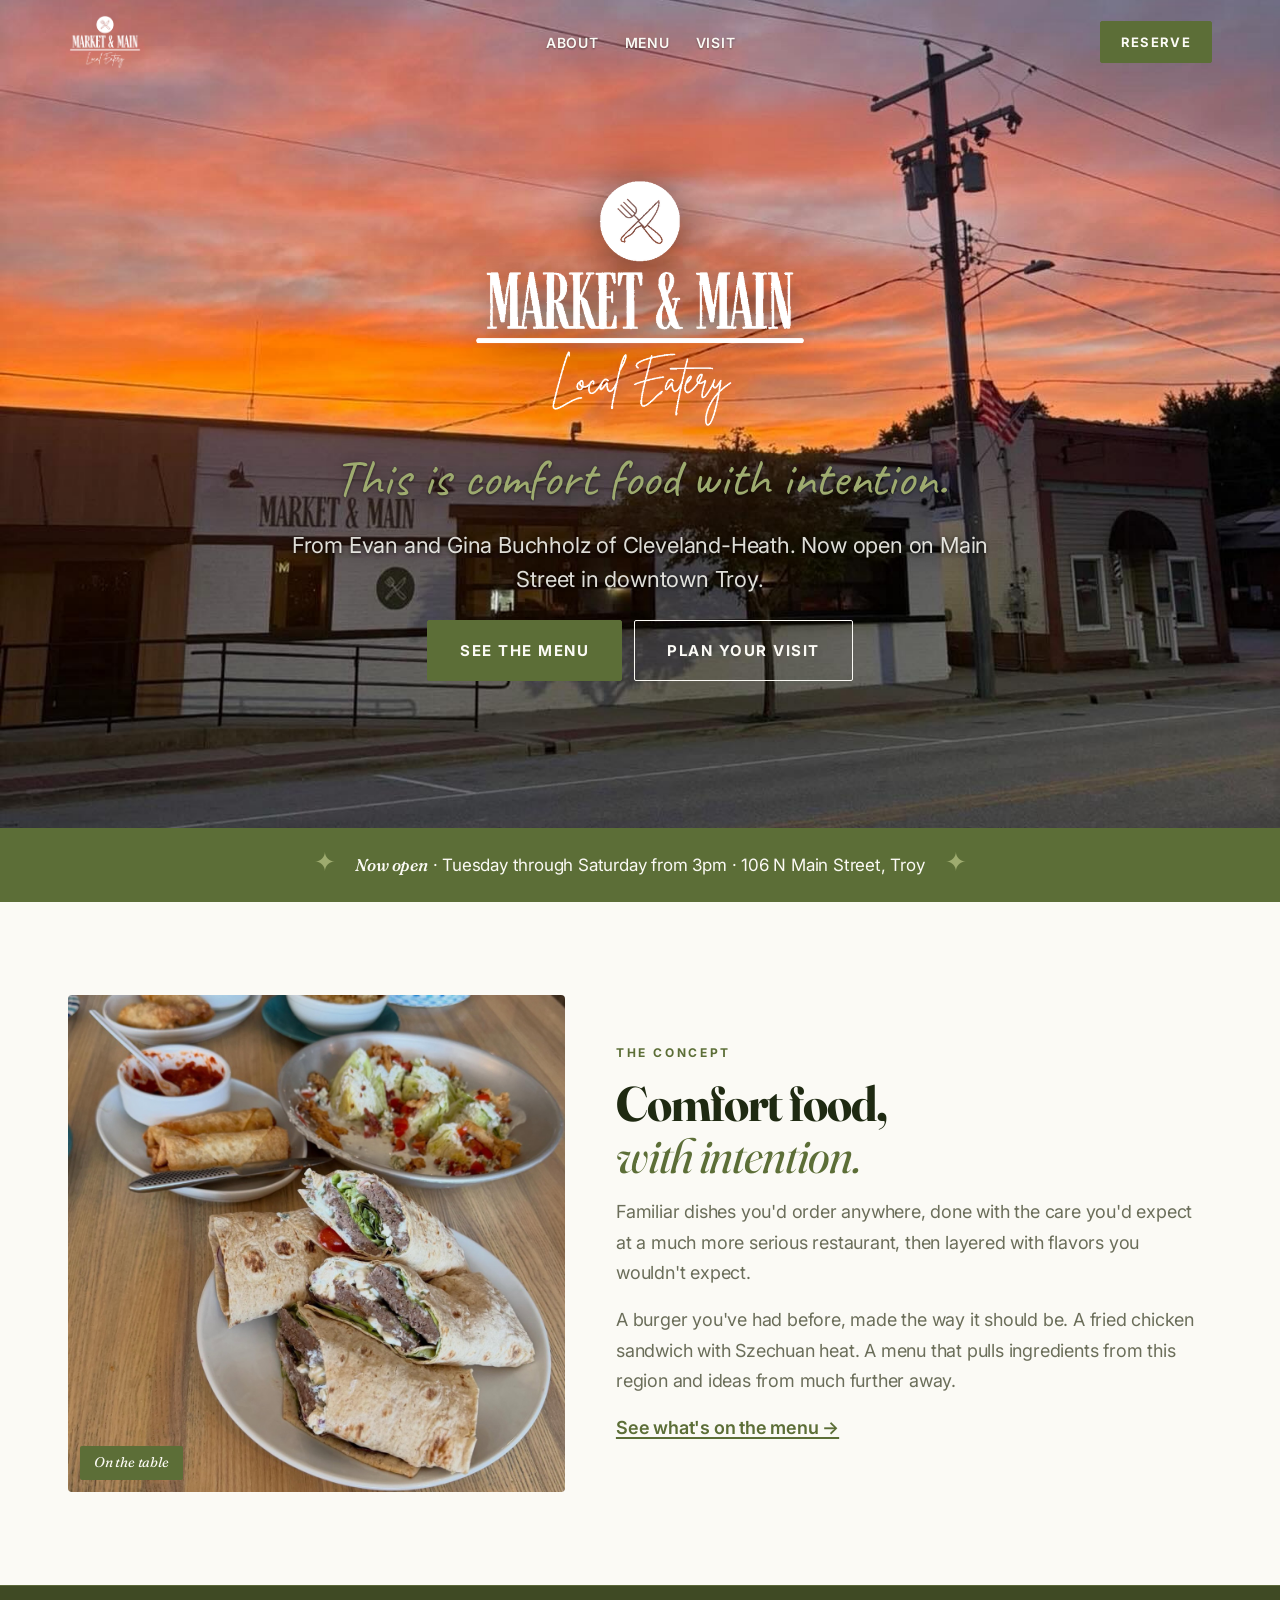
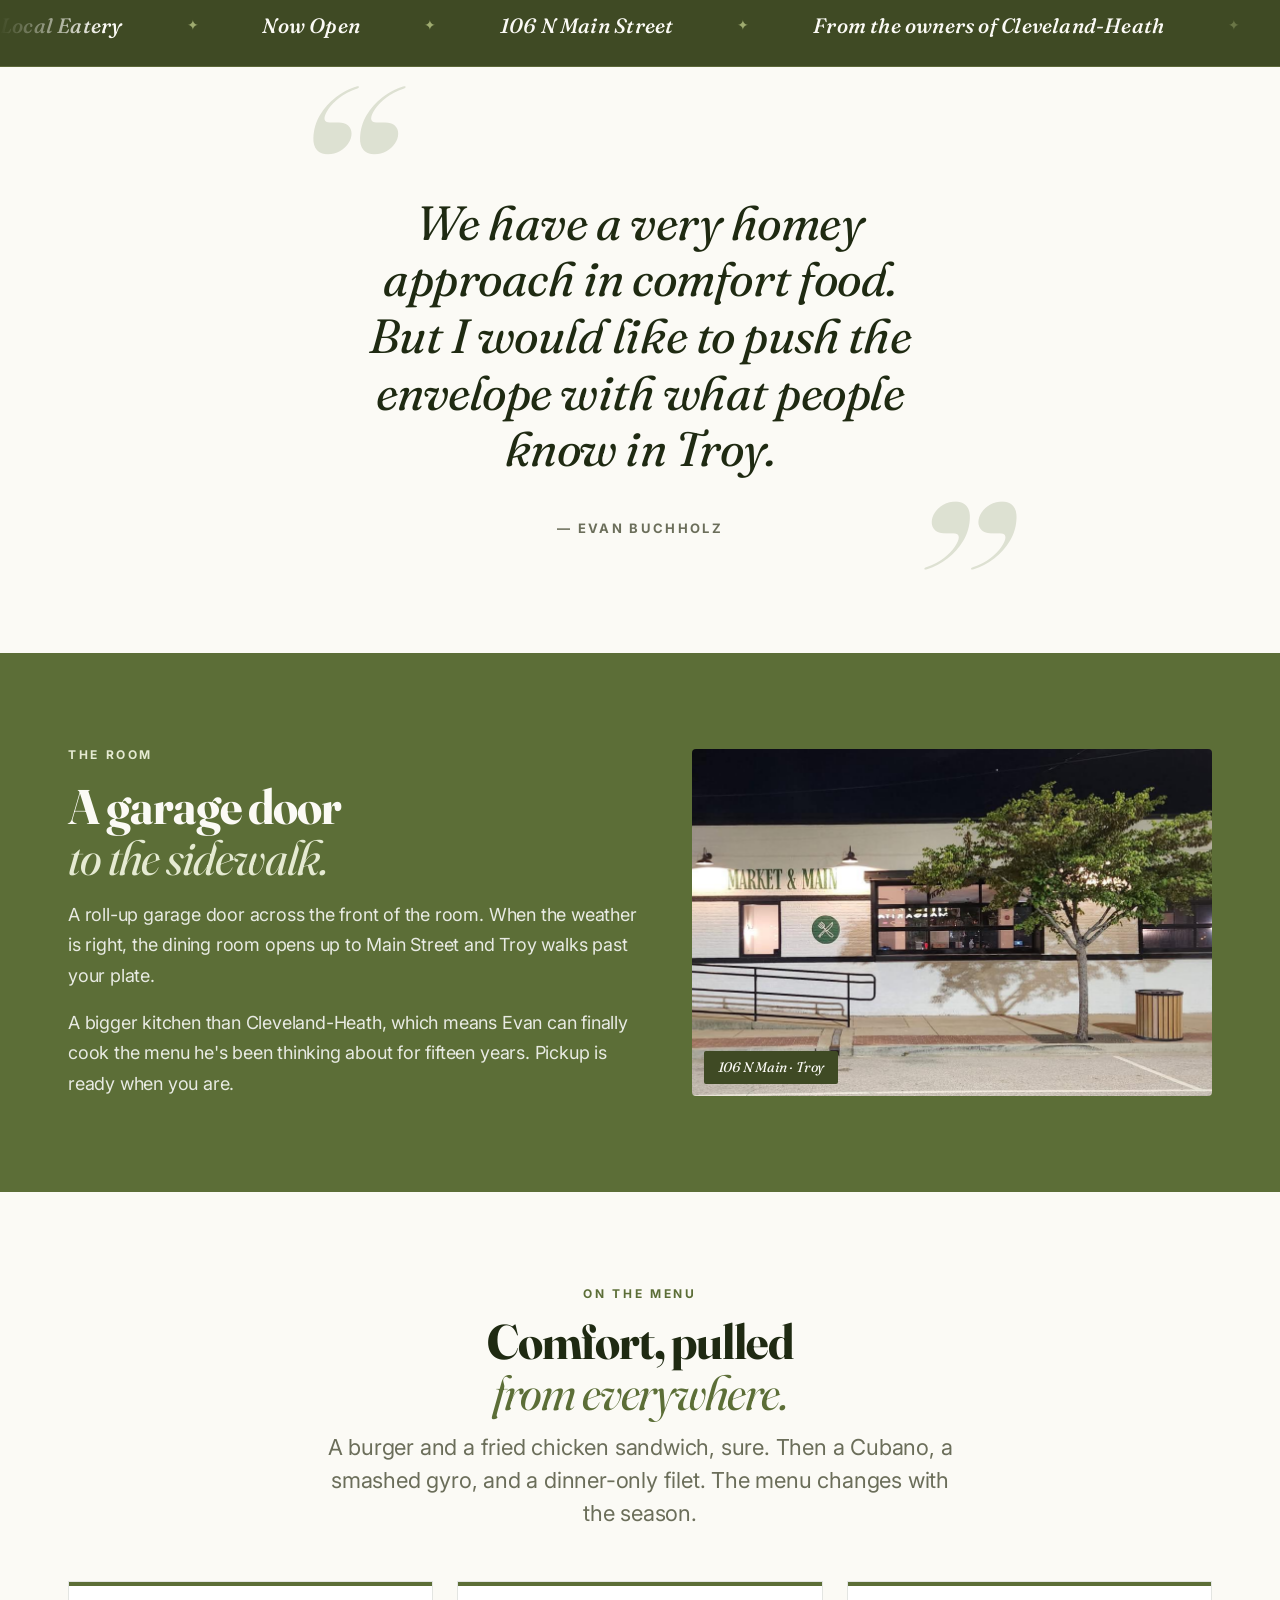
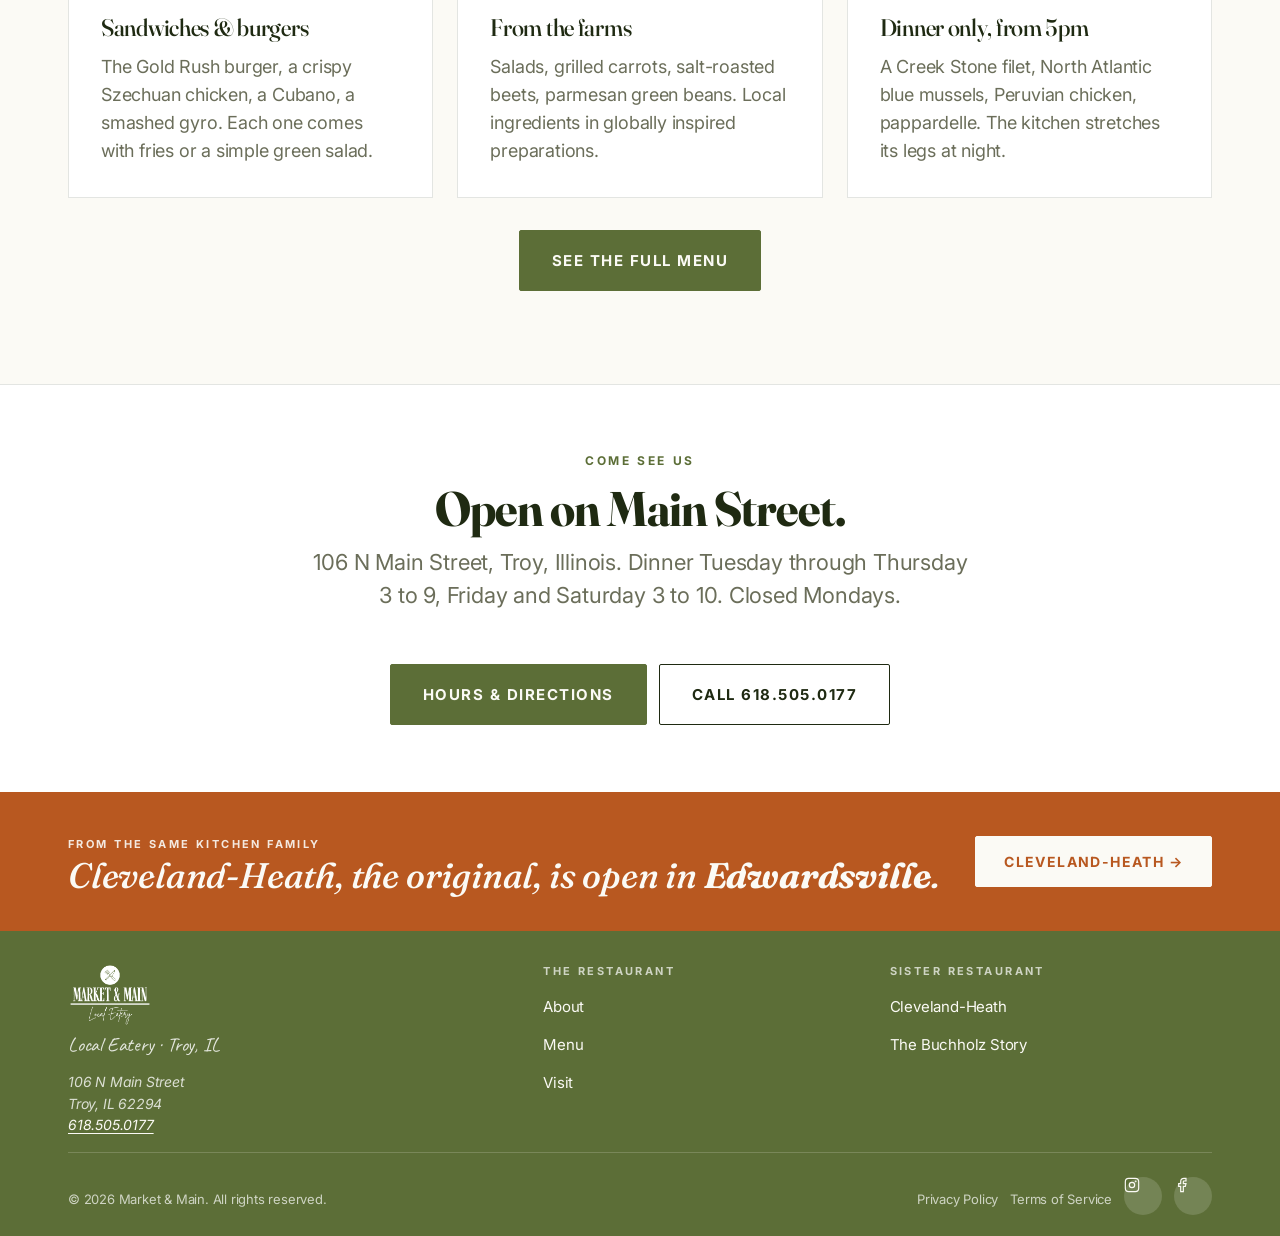
<file: index.html>
<!DOCTYPE html>
<html lang="en">
<head>
<meta charset="UTF-8">
<meta name="viewport" content="width=device-width, initial-scale=1, viewport-fit=cover">
<title>Market &amp; Main · Local Eatery · Troy, IL</title>
<meta name="description" content="Comfort food with intention from Evan and Gina Buchholz of Cleveland-Heath. Now open at 106 N Main Street in downtown Troy, Illinois. Dinner Tuesday through Saturday.">
<meta name="theme-color" content="#1F2A12">
<link rel="icon" type="image/png" sizes="32x32" href="/assets/brand/favicon-32.png">
<link rel="icon" type="image/png" sizes="16x16" href="/assets/brand/favicon-16.png">
<link rel="apple-touch-icon" href="/assets/brand/apple-touch-icon.png">
<link rel="canonical" href="https://www.marketandmaintroy.com/">

<meta property="og:type" content="restaurant">
<meta property="og:title" content="Market &amp; Main · Local Eatery · Troy, IL">
<meta property="og:description" content="Comfort food with intention from the owners of Cleveland-Heath. Now open on Main Street in Troy, Illinois.">
<meta property="og:url" content="https://www.marketandmaintroy.com/">
<meta property="og:image" content="https://www.marketandmaintroy.com/assets/images/storefront-sunset.jpg">

<link rel="preconnect" href="https://fonts.googleapis.com">
<link rel="preconnect" href="https://fonts.gstatic.com" crossorigin>
<link rel="stylesheet" href="https://fonts.googleapis.com/css2?family=Caveat:wght@400;500;600&family=Fraunces:ital,opsz,wght@0,9..144,400;0,9..144,500;0,9..144,700;1,9..144,400;1,9..144,500&family=Inter:wght@400;500;600;700&display=swap">
<link rel="stylesheet" href="/styles.css">

<script type="application/ld+json">
{
  "@context": "https://schema.org",
  "@type": "Restaurant",
  "name": "Market & Main",
  "alternateName": "Market and Main Local Eatery",
  "image": "https://www.marketandmaintroy.com/assets/images/storefront-sunset.jpg",
  "url": "https://www.marketandmaintroy.com/",
  "telephone": "+1-618-505-0177",
  "email": "marketandmaintroy@gmail.com",
  "servesCuisine": ["American", "Comfort Food", "New American"],
  "priceRange": "$$",
  "menu": "https://www.marketandmaintroy.com/menu",
  "acceptsReservations": "True",
  "address": {
    "@type": "PostalAddress",
    "streetAddress": "106 N Main Street",
    "addressLocality": "Troy",
    "addressRegion": "IL",
    "postalCode": "62294",
    "addressCountry": "US"
  },
  "openingHoursSpecification": [
    { "@type": "OpeningHoursSpecification", "dayOfWeek": ["Tuesday", "Wednesday", "Thursday"], "opens": "15:00", "closes": "21:00" },
    { "@type": "OpeningHoursSpecification", "dayOfWeek": ["Friday", "Saturday"], "opens": "15:00", "closes": "22:00" }
  ]
}
</script>
  <meta name="robots" content="noindex, nofollow">
</head>
<body>

<a class="sr-only" href="#main">Skip to main content</a>

<header class="nav" data-nav>
  <div class="container nav__inner">
    <a href="/" class="nav__brand" aria-label="Market and Main home"><img src="/assets/brand/logo-official-white.png" alt="Market &amp; Main" class="nav__brand-img nav__brand-img--light"><img src="/assets/brand/logo-official.png" alt="" aria-hidden="true" class="nav__brand-img nav__brand-img--dark"></a>
    <nav aria-label="Primary"><ul class="nav__links"><li><a href="/about">About</a></li><li><a href="/menu">Menu</a></li><li><a href="/contact">Visit</a></li></ul></nav>
    <div class="nav__actions">
      <a href="/contact" class="nav__cta">Reserve</a>
      <button class="nav__menu-btn" type="button" aria-label="Open menu" data-drawer-open><svg viewBox="0 0 24 24" fill="none" stroke="currentColor" stroke-width="1.75" aria-hidden="true"><path d="M3 6h18M3 12h18M3 18h18"/></svg></button>
    </div>
  </div>
</header>

<div class="nav__drawer" data-drawer aria-hidden="true">
  <div class="nav__drawer-head"><img src="/assets/brand/logo-official-white.png" alt="Market &amp; Main"><button class="nav__menu-btn" type="button" aria-label="Close menu" data-drawer-close><svg viewBox="0 0 24 24" fill="none" stroke="currentColor" stroke-width="1.75" aria-hidden="true"><path d="M18 6 6 18M6 6l12 12"/></svg></button></div>
  <ul class="nav__drawer-links"><li><a href="/about">About</a></li><li><a href="/menu">Menu</a></li><li><a href="/contact">Visit</a></li><li><a href="tel:+16185050177">618.505.0177</a></li></ul>
  <div class="nav__drawer-foot"><span>106 N Main St · Troy, IL</span><span>Tue–Sat from 3pm</span></div>
</div>

<main id="main">

  <!-- HERO -->
  <section class="hero hero--photo">
    <div class="hero__bg"><img src="/assets/images/storefront-sunset.jpg" alt="Market &amp; Main storefront on Main Street in Troy under a sunset sky" style="object-position: center 62%;" loading="eager" fetchpriority="high"></div>
    <div class="container hero__inner">
      <img src="/assets/brand/logo-official-white.png" alt="Market &amp; Main" class="hero__logo">
      <p class="hero__tagline">This is comfort food with intention.</p>
      <p class="hero__sub">From Evan and Gina Buchholz of Cleveland-Heath. Now open on Main Street in downtown Troy.</p>
      <div class="btn-row">
        <a href="/menu" class="btn btn--primary btn--lg">See the Menu</a>
        <a href="/contact" class="btn btn--outline-light btn--lg">Plan Your Visit</a>
      </div>
    </div>
  </section>

  <!-- NOW OPEN BANNER -->
  <section class="opening-banner">
    <div class="container opening-banner__inner">
      <span class="opening-banner__star">✦</span>
      <span><span class="opening-banner__date">Now open</span> · Tuesday through Saturday from 3pm · 106 N Main Street, Troy</span>
      <span class="opening-banner__star">✦</span>
    </div>
  </section>

  <!-- THE CONCEPT -->
  <section class="section">
    <div class="container">
      <div class="split split--wide-media">
        <div class="split__media split__media--wide" style="aspect-ratio: 1/1;">
          <img src="/assets/images/table-spread.jpg" alt="A spread of Market &amp; Main dishes on a wood table: globally inspired wraps, a chopped salad, and crispy rolls" loading="lazy">
          <div class="split__media-cap">On the table</div>
        </div>
        <div class="split__body">
          <span class="eyebrow">The concept</span>
          <h2>Comfort food,<br><span class="italic-display" style="color: var(--olive);">with intention.</span></h2>
          <p>Familiar dishes you'd order anywhere, done with the care you'd expect at a much more serious restaurant, then layered with flavors you wouldn't expect.</p>
          <p>A burger you've had before, made the way it should be. A fried chicken sandwich with Szechuan heat. A menu that pulls ingredients from this region and ideas from much further away.</p>
          <p><a href="/menu" class="link-underline">See what's on the menu →</a></p>
        </div>
      </div>
    </div>
  </section>

  <!-- ============ MARQUEE ============ -->
  <section class="mm-marquee" aria-label="What we're about">
    <div class="mm-marquee__track">
      <div class="mm-marquee__group">
        <span class="mm-marquee__item">Local Eatery</span>
        <span class="mm-marquee__star" aria-hidden="true">✦</span>
        <span class="mm-marquee__item">Now Open</span>
        <span class="mm-marquee__star" aria-hidden="true">✦</span>
        <span class="mm-marquee__item">106 N Main Street</span>
        <span class="mm-marquee__star" aria-hidden="true">✦</span>
        <span class="mm-marquee__item">From the owners of Cleveland-Heath</span>
        <span class="mm-marquee__star" aria-hidden="true">✦</span>
        <span class="mm-marquee__item">Comfort food with intention</span>
        <span class="mm-marquee__star" aria-hidden="true">✦</span>
        <span class="mm-marquee__item">Troy, Illinois</span>
        <span class="mm-marquee__star" aria-hidden="true">✦</span>
      </div>
      <div class="mm-marquee__group" aria-hidden="true">
        <span class="mm-marquee__item">Local Eatery</span>
        <span class="mm-marquee__star">✦</span>
        <span class="mm-marquee__item">Now Open</span>
        <span class="mm-marquee__star">✦</span>
        <span class="mm-marquee__item">106 N Main Street</span>
        <span class="mm-marquee__star">✦</span>
        <span class="mm-marquee__item">From the owners of Cleveland-Heath</span>
        <span class="mm-marquee__star">✦</span>
        <span class="mm-marquee__item">Comfort food with intention</span>
        <span class="mm-marquee__star">✦</span>
        <span class="mm-marquee__item">Troy, Illinois</span>
        <span class="mm-marquee__star">✦</span>
      </div>
    </div>
  </section>

  <!-- PULL QUOTE -->
  <section>
    <div class="container container--narrow">
      <blockquote class="pull-quote pull-quote--editorial reveal">
        <span class="pull-quote__mark pull-quote__mark--open" aria-hidden="true">&ldquo;</span>
        <p class="pull-quote__text">We have a very homey approach in comfort food. But I would like to push the envelope with what people know in Troy.</p>
        <span class="pull-quote__mark pull-quote__mark--close" aria-hidden="true">&rdquo;</span>
        <cite class="pull-quote__cite">Evan Buchholz</cite>
      </blockquote>
    </div>
  </section>

  <!-- THE ROOM (olive callout) -->
  <section class="section section--olive">
    <div class="container">
      <div class="split split--wide-text split--text-first">
        <div class="split__body">
          <span class="eyebrow" style="color: var(--olive-pale);">The room</span>
          <h2 style="color: var(--paper);">A garage door<br><span class="italic-display" style="color: var(--olive-pale);">to the sidewalk.</span></h2>
          <p>A roll-up garage door across the front of the room. When the weather is right, the dining room opens up to Main Street and Troy walks past your plate.</p>
          <p>A bigger kitchen than Cleveland-Heath, which means Evan can finally cook the menu he's been thinking about for fifteen years. Pickup is ready when you are.</p>
        </div>
        <div class="split__media split__media--wide"><img src="/assets/images/exterior-night.jpg" alt="Market &amp; Main exterior at night"><div class="split__media-cap" style="background: var(--olive-deep);">106 N Main · Troy</div></div>
      </div>
    </div>
  </section>

  <!-- ON THE MENU -->
  <section class="section">
    <div class="container">
      <div class="section-head section-head--center">
        <span class="eyebrow">On the menu</span>
        <h2>Comfort, pulled<br><span class="italic-display" style="color: var(--olive);">from everywhere.</span></h2>
        <p class="lead" style="margin-inline: auto;">A burger and a fried chicken sandwich, sure. Then a Cubano, a smashed gyro, and a dinner-only filet. The menu changes with the season.</p>
      </div>
      <div class="info-grid info-grid--three">
        <div class="info-card">
          <h3>Sandwiches &amp; burgers</h3>
          <p class="text-muted">The Gold Rush burger, a crispy Szechuan chicken, a Cubano, a smashed gyro. Each one comes with fries or a simple green salad.</p>
        </div>
        <div class="info-card">
          <h3>From the farms</h3>
          <p class="text-muted">Salads, grilled carrots, salt-roasted beets, parmesan green beans. Local ingredients in globally inspired preparations.</p>
        </div>
        <div class="info-card">
          <h3>Dinner only, from 5pm</h3>
          <p class="text-muted">A Creek Stone filet, North Atlantic blue mussels, Peruvian chicken, pappardelle. The kitchen stretches its legs at night.</p>
        </div>
      </div>
      <div class="btn-row" style="justify-content: center; margin-top: var(--space-6);">
        <a href="/menu" class="btn btn--primary btn--lg">See the Full Menu</a>
      </div>
    </div>
  </section>

  <!-- VISIT -->
  <section class="section section--tight" id="visit" style="background: var(--bg-elevated); border-top: 1px solid var(--divider);">
    <div class="container">
      <div class="section-head section-head--center">
        <span class="eyebrow">Come see us</span>
        <h2>Open on Main Street.</h2>
        <p class="lead" style="margin-inline: auto;">106 N Main Street, Troy, Illinois. Dinner Tuesday through Thursday 3 to 9, Friday and Saturday 3 to 10. Closed Mondays.</p>
      </div>
      <div class="btn-row" style="justify-content: center; margin-top: var(--space-5);">
        <a href="/contact" class="btn btn--primary btn--lg">Hours &amp; Directions</a>
        <a href="tel:+16185050177" class="btn btn--secondary btn--lg">Call 618.505.0177</a>
      </div>
    </div>
  </section>

</main>

<!-- SISTER RESTAURANT BANNER -->
<aside class="sister-banner">
  <div class="container sister-banner__inner">
    <div>
      <span class="sister-banner__eyebrow">From the same kitchen family</span>
      <p class="sister-banner__title">Cleveland-Heath, the original, is open in <strong>Edwardsville</strong>.</p>
    </div>
    <a href="https://clevelandheath-website.vercel.app" class="btn">Cleveland-Heath →</a>
  </div>
</aside>

<footer class="footer">
  <div class="container">
    <div class="footer__top">
      <div class="footer__brand">
        <img src="/assets/brand/logo-official-white.png" alt="Market &amp; Main">
        <span class="footer__tag">Local Eatery · Troy, IL</span>
        <address class="footer__addr">106 N Main Street<br>Troy, IL 62294<br><a href="tel:+16185050177">618.505.0177</a></address>
      </div>
      <div class="footer__col"><h4>The Restaurant</h4><ul><li><a href="/about">About</a></li><li><a href="/menu">Menu</a></li><li><a href="/contact">Visit</a></li></ul></div>
      <div class="footer__col"><h4>Sister Restaurant</h4><ul><li><a href="https://clevelandheath-website.vercel.app">Cleveland-Heath</a></li><li><a href="https://clevelandheath-website.vercel.app/about">The Buchholz Story</a></li></ul></div>
    </div>
    <div class="footer__bottom">
      <span>© 2026 Market &amp; Main. All rights reserved.</span>
      <ul class="footer__legal"><li><a href="/privacy">Privacy Policy</a></li><li><a href="/terms">Terms of Service</a></li></ul>
      <ul class="footer__social">
        <li><a href="https://www.instagram.com/marketandmaintroy" target="_blank" rel="noopener" aria-label="Instagram"><svg viewBox="0 0 24 24" fill="none" stroke="currentColor" stroke-width="1.75" aria-hidden="true"><rect x="2" y="2" width="20" height="20" rx="5"/><circle cx="12" cy="12" r="4"/><circle cx="17.5" cy="6.5" r="0.5" fill="currentColor"/></svg></a></li>
        <li><a href="https://www.facebook.com/profile.php?id=61588604853733" target="_blank" rel="noopener" aria-label="Facebook"><svg viewBox="0 0 24 24" fill="none" stroke="currentColor" stroke-width="1.75" aria-hidden="true"><path d="M18 2h-3a5 5 0 0 0-5 5v3H7v4h3v8h4v-8h3l1-4h-4V7a1 1 0 0 1 1-1h3z"/></svg></a></li>
      </ul>
    </div>
  </div>
</footer>

<script>
  (function(){var n=document.querySelector("[data-nav]");if(!n)return;var u=function(){if(window.scrollY>40)n.classList.add("is-scrolled");else n.classList.remove("is-scrolled");};u();window.addEventListener("scroll",u,{passive:true});})();
  (function(){var d=document.querySelector("[data-drawer]");if(!d)return;var o=function(){d.dataset.open="true";d.setAttribute("aria-hidden","false");document.body.classList.add("no-scroll");},c=function(){d.dataset.open="false";d.setAttribute("aria-hidden","true");document.body.classList.remove("no-scroll");};document.querySelectorAll("[data-drawer-open]").forEach(function(b){b.addEventListener("click",o);});document.querySelectorAll("[data-drawer-close]").forEach(function(b){b.addEventListener("click",c);});d.querySelectorAll("a").forEach(function(a){a.addEventListener("click",c);});document.addEventListener("keydown",function(e){if(e.key==="Escape")c();});})();
  // Cinematic reveals
  (function(){if(!("IntersectionObserver" in window))return;var els=document.querySelectorAll(".reveal,[data-stagger]");if(!els.length)return;var io=new IntersectionObserver(function(entries){entries.forEach(function(e){if(e.isIntersecting){e.target.classList.add("is-visible");io.unobserve(e.target);}});},{rootMargin:"0px 0px -10% 0px",threshold:0.08});els.forEach(function(el){io.observe(el);});})();
</script>

</body>
</html>
</file>
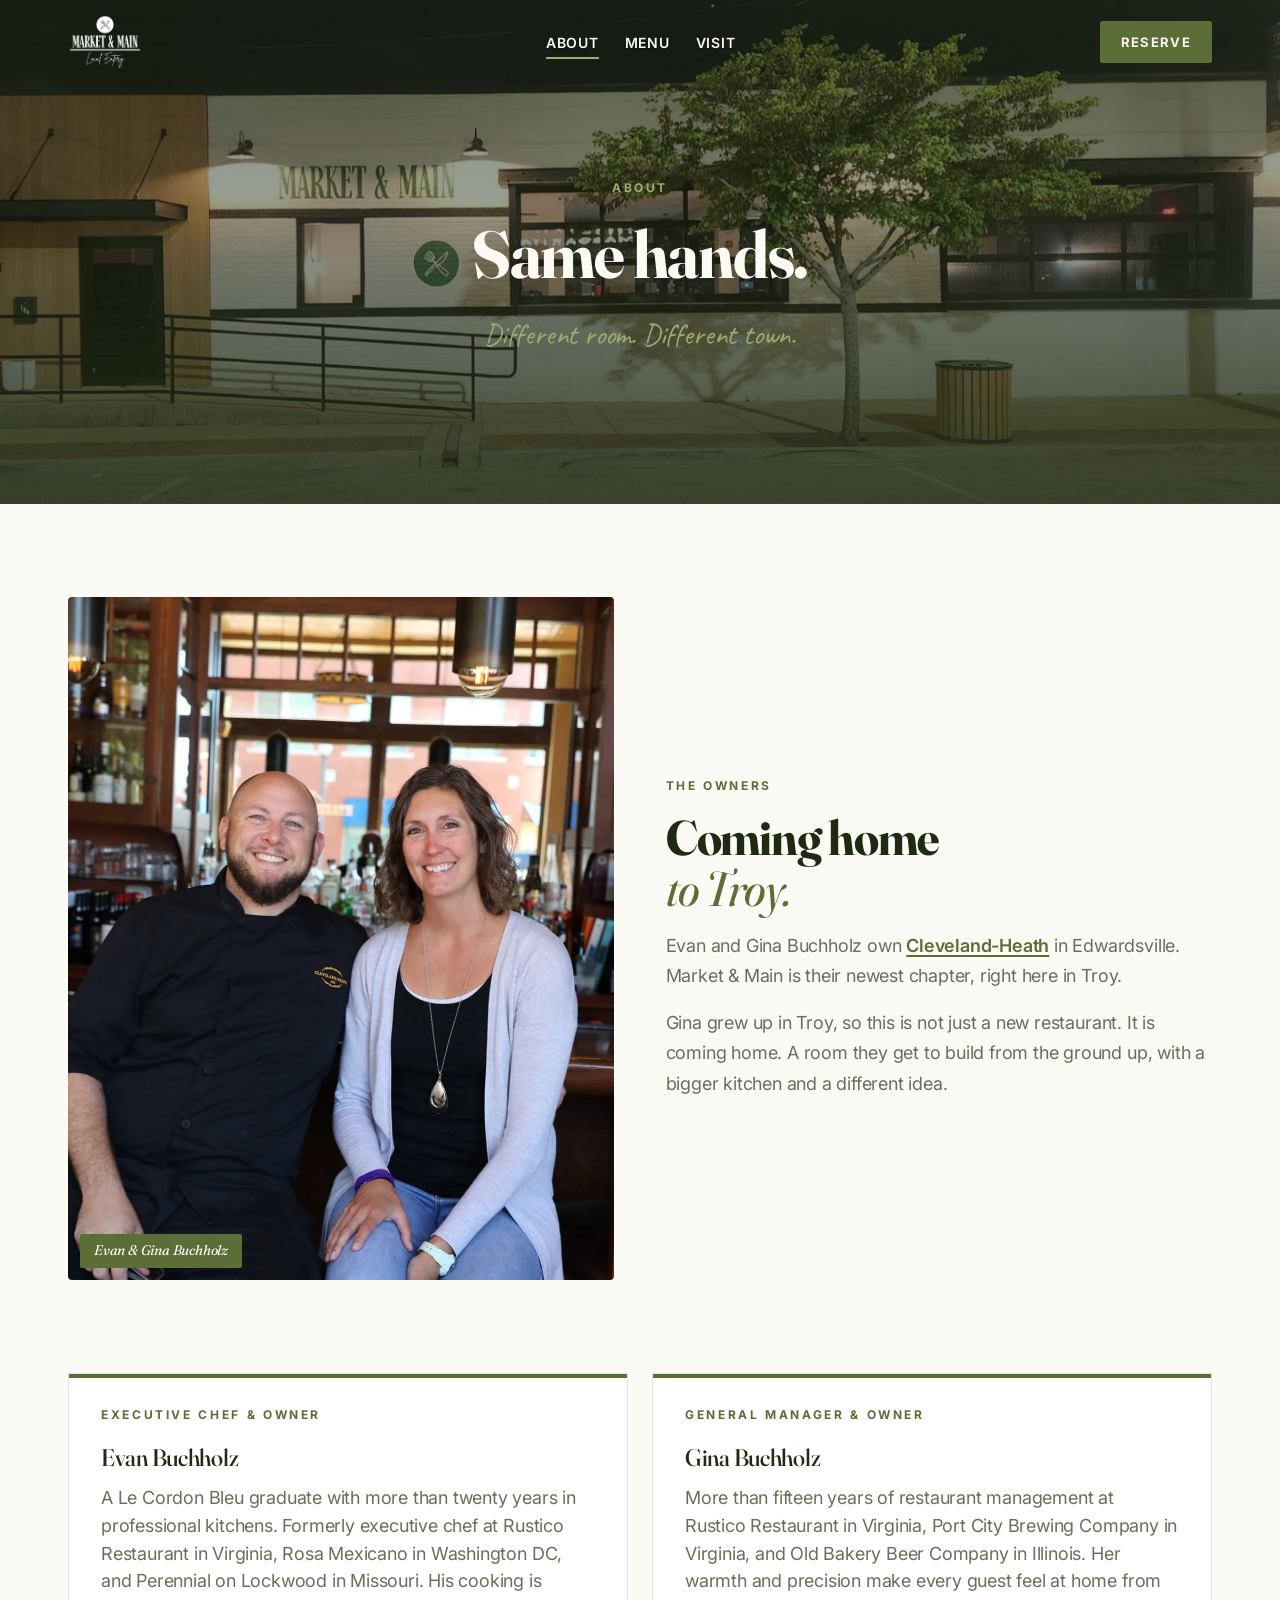
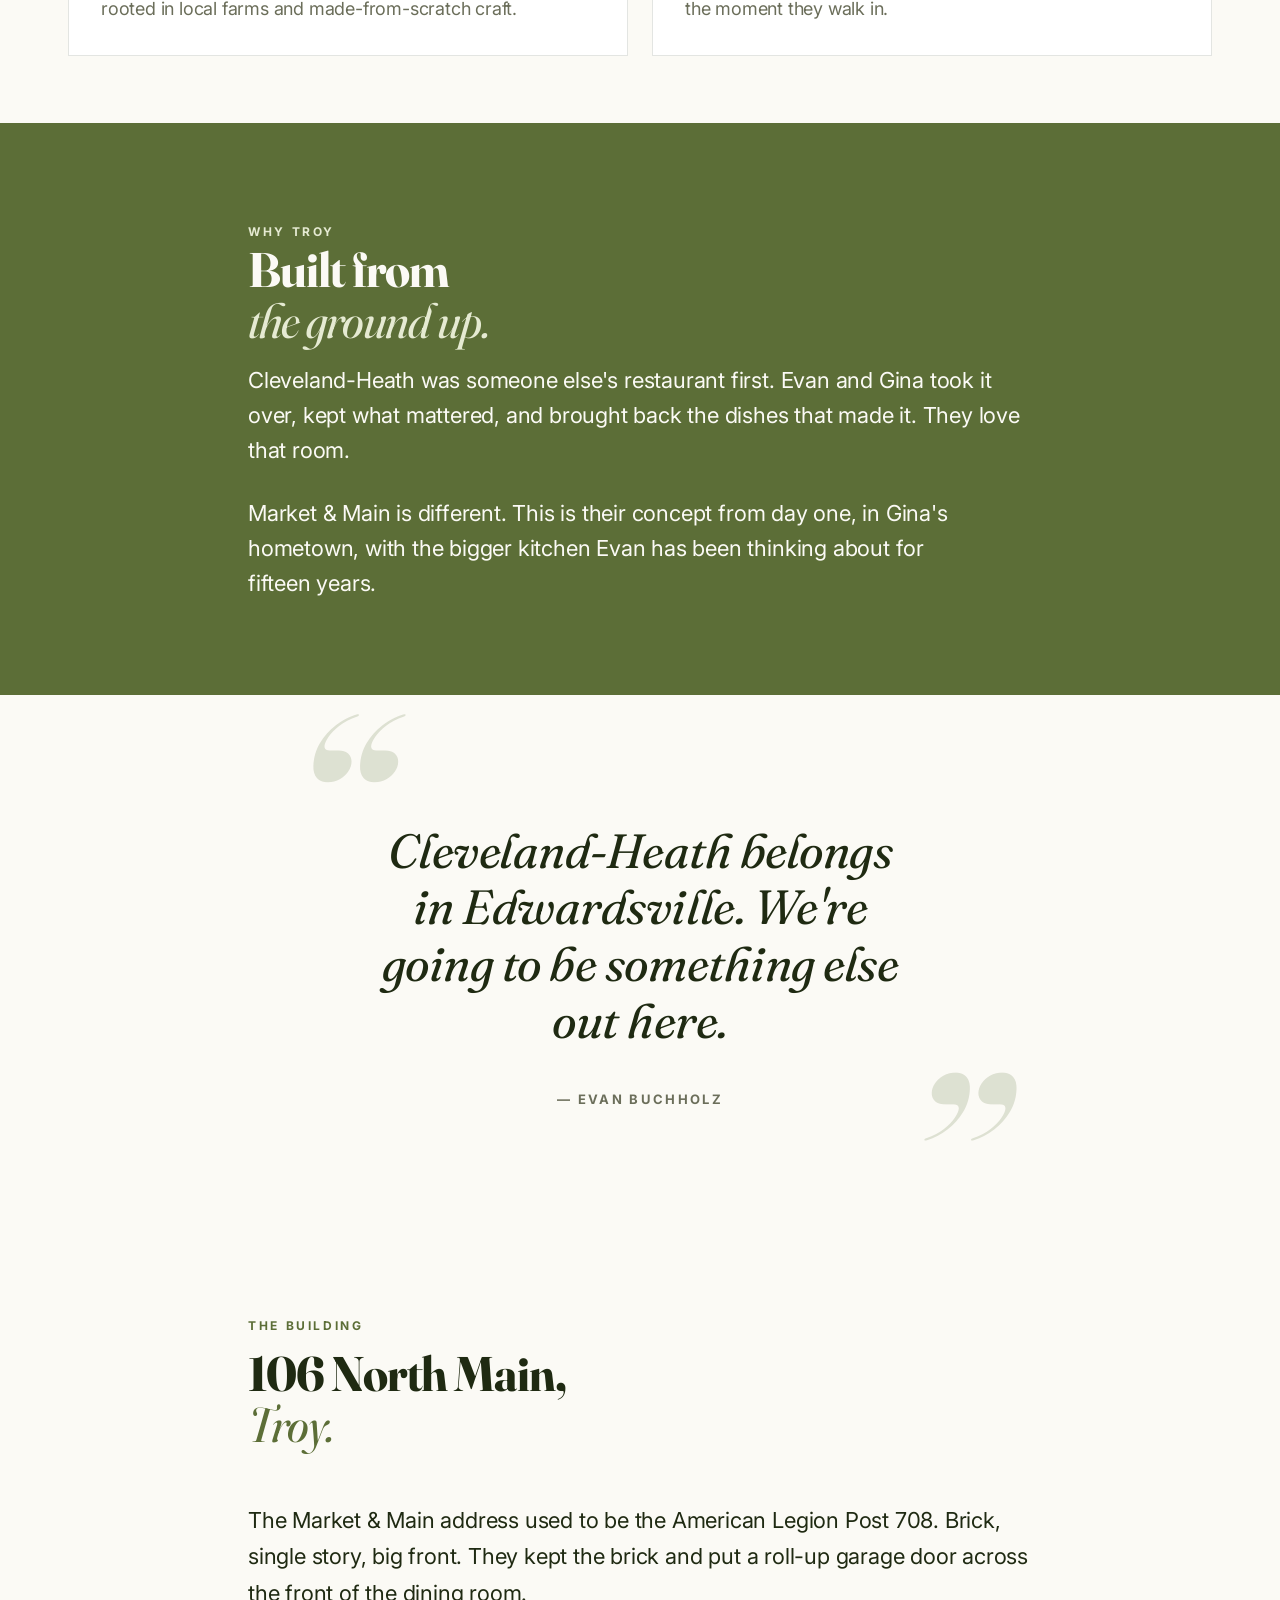
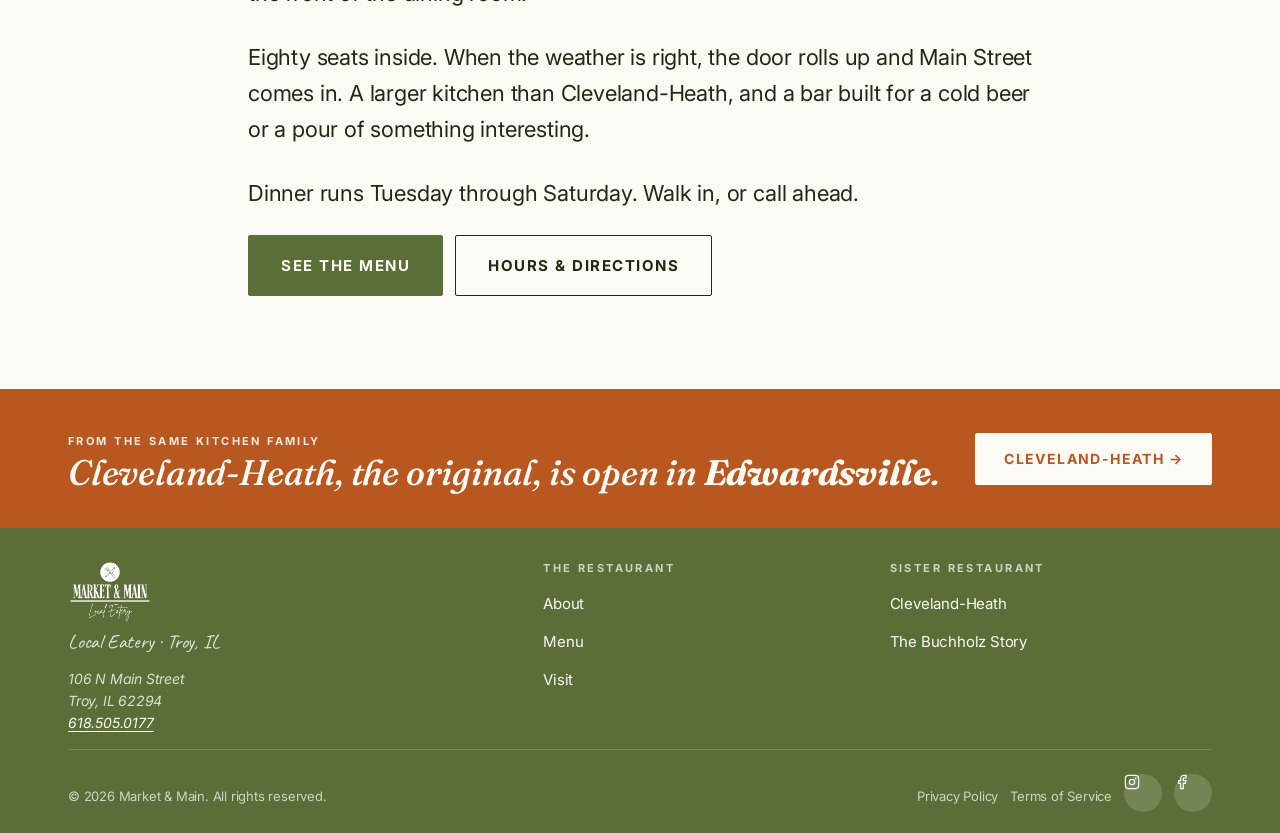
<file: about/index.html>
<!DOCTYPE html>
<html lang="en">
<head>
<meta charset="UTF-8">
<meta name="viewport" content="width=device-width, initial-scale=1, viewport-fit=cover">
<title>About · Market &amp; Main · Evan and Gina Buchholz · Troy, IL</title>
<meta name="description" content="Owned by Evan and Gina Buchholz of Cleveland-Heath. Comfort food with intention, now open at 106 N Main Street in downtown Troy, Illinois.">
<meta name="theme-color" content="#1F2A12">
<link rel="icon" type="image/png" sizes="32x32" href="/assets/brand/favicon-32.png">
<link rel="icon" type="image/png" sizes="16x16" href="/assets/brand/favicon-16.png">
<link rel="apple-touch-icon" href="/assets/brand/apple-touch-icon.png">
<link rel="canonical" href="https://www.marketandmaintroy.com/about">
<link rel="preconnect" href="https://fonts.googleapis.com">
<link rel="preconnect" href="https://fonts.gstatic.com" crossorigin>
<link rel="stylesheet" href="https://fonts.googleapis.com/css2?family=Caveat:wght@400;500;600&family=Fraunces:ital,opsz,wght@0,9..144,400;0,9..144,500;0,9..144,700;1,9..144,400;1,9..144,500&family=Inter:wght@400;500;600;700&display=swap">
<link rel="stylesheet" href="/styles.css">
  <meta name="robots" content="noindex, nofollow">
</head>
<body>

<a class="sr-only" href="#main">Skip to main content</a>

<header class="nav" data-nav>
  <div class="container nav__inner">
    <a href="/" class="nav__brand" aria-label="Market and Main home"><img src="/assets/brand/logo-official-white.png" alt="Market &amp; Main" class="nav__brand-img nav__brand-img--light"><img src="/assets/brand/logo-official.png" alt="" aria-hidden="true" class="nav__brand-img nav__brand-img--dark"></a>
    <nav aria-label="Primary"><ul class="nav__links"><li><a href="/about" aria-current="page">About</a></li><li><a href="/menu">Menu</a></li><li><a href="/contact">Visit</a></li></ul></nav>
    <div class="nav__actions">
      <a href="/contact" class="nav__cta">Reserve</a>
      <button class="nav__menu-btn" type="button" aria-label="Open menu" data-drawer-open><svg viewBox="0 0 24 24" fill="none" stroke="currentColor" stroke-width="1.75" aria-hidden="true"><path d="M3 6h18M3 12h18M3 18h18"/></svg></button>
    </div>
  </div>
</header>

<div class="nav__drawer" data-drawer aria-hidden="true">
  <div class="nav__drawer-head"><img src="/assets/brand/logo-official-white.png" alt="Market &amp; Main"><button class="nav__menu-btn" type="button" aria-label="Close menu" data-drawer-close><svg viewBox="0 0 24 24" fill="none" stroke="currentColor" stroke-width="1.75" aria-hidden="true"><path d="M18 6 6 18M6 6l12 12"/></svg></button></div>
  <ul class="nav__drawer-links"><li><a href="/about" aria-current="page">About</a></li><li><a href="/menu">Menu</a></li><li><a href="/contact">Visit</a></li><li><a href="tel:+16185050177">618.505.0177</a></li></ul>
  <div class="nav__drawer-foot"><span>106 N Main St · Troy, IL</span><span>Tue–Sat from 3pm</span></div>
</div>

<main id="main">

  <section class="hero hero--page">
    <div class="hero__bg"><img src="/assets/images/exterior-night.jpg" alt="Market &amp; Main building at night" loading="eager" fetchpriority="high"></div>
    <div class="container hero__inner">
      <span class="eyebrow" style="color: var(--olive-light);">About</span>
      <h1 class="hero__page-title">Same hands.</h1>
      <p class="hero__page-subtitle">Different room. Different town.</p>
    </div>
  </section>

  <section class="section">
    <div class="container">
      <div class="split">
        <div class="split__media">
          <img src="/assets/images/placeholder-owners.jpg" alt="Evan and Gina Buchholz, owners of Market &amp; Main and Cleveland-Heath" loading="lazy">
          <div class="split__media-cap">Evan &amp; Gina Buchholz</div>
        </div>
        <div class="split__body">
          <span class="eyebrow">The owners</span>
          <h2>Coming home<br><span class="italic-display" style="color: var(--olive);">to Troy.</span></h2>
          <p>Evan and Gina Buchholz own <a href="https://clevelandheath-website.vercel.app" class="link-underline">Cleveland-Heath</a> in Edwardsville. Market &amp; Main is their newest chapter, right here in Troy.</p>
          <p>Gina grew up in Troy, so this is not just a new restaurant. It is coming home. A room they get to build from the ground up, with a bigger kitchen and a different idea.</p>
        </div>
      </div>
    </div>
  </section>

  <section class="section section--tight" style="padding-top: 0;">
    <div class="container">
      <div class="info-grid info-grid--two">
        <div class="info-card">
          <span class="eyebrow">Executive Chef &amp; Owner</span>
          <h3 style="margin-top: 0.5rem;">Evan Buchholz</h3>
          <p class="text-muted">A Le Cordon Bleu graduate with more than twenty years in professional kitchens. Formerly executive chef at Rustico Restaurant in Virginia, Rosa Mexicano in Washington DC, and Perennial on Lockwood in Missouri. His cooking is rooted in local farms and made-from-scratch craft.</p>
        </div>
        <div class="info-card">
          <span class="eyebrow">General Manager &amp; Owner</span>
          <h3 style="margin-top: 0.5rem;">Gina Buchholz</h3>
          <p class="text-muted">More than fifteen years of restaurant management at Rustico Restaurant in Virginia, Port City Brewing Company in Virginia, and Old Bakery Beer Company in Illinois. Her warmth and precision make every guest feel at home from the moment they walk in.</p>
        </div>
      </div>
    </div>
  </section>

  <section class="section section--olive">
    <div class="container container--narrow reveal">
      <span class="eyebrow" style="color: var(--olive-pale);">Why Troy</span>
      <h2 style="color: var(--paper);">Built from<br><span class="italic-display" style="color: var(--olive-pale);">the ground up.</span></h2>
      <div class="prose" style="margin-top: var(--space-4); font-size: var(--fs-lead); line-height: 1.6;">
        <p>Cleveland-Heath was someone else's restaurant first. Evan and Gina took it over, kept what mattered, and brought back the dishes that made it. They love that room.</p>
        <p>Market &amp; Main is different. This is their concept from day one, in Gina's hometown, with the bigger kitchen Evan has been thinking about for fifteen years.</p>
      </div>
    </div>
  </section>

  <!-- Editorial pull quote -->
  <section>
    <div class="container container--narrow">
      <blockquote class="pull-quote pull-quote--editorial reveal">
        <span class="pull-quote__mark pull-quote__mark--open" aria-hidden="true">&ldquo;</span>
        <p class="pull-quote__text">Cleveland-Heath belongs in Edwardsville. We're going to be something else out here.</p>
        <span class="pull-quote__mark pull-quote__mark--close" aria-hidden="true">&rdquo;</span>
        <cite class="pull-quote__cite">Evan Buchholz</cite>
      </blockquote>
    </div>
  </section>

  <section class="section">
    <div class="container container--narrow">
      <div class="section-head">
        <span class="eyebrow">The building</span>
        <h2>106 North Main,<br><span class="italic-display" style="color: var(--olive);">Troy.</span></h2>
      </div>
      <div class="prose" style="font-size: var(--fs-lead); line-height: 1.65;">
        <p>The Market &amp; Main address used to be the American Legion Post 708. Brick, single story, big front. They kept the brick and put a roll-up garage door across the front of the dining room.</p>
        <p>Eighty seats inside. When the weather is right, the door rolls up and Main Street comes in. A larger kitchen than Cleveland-Heath, and a bar built for a cold beer or a pour of something interesting.</p>
        <p>Dinner runs Tuesday through Saturday. Walk in, or call ahead.</p>
      </div>
      <div class="btn-row" style="margin-top: var(--space-5);">
        <a href="/menu" class="btn btn--primary btn--lg">See the Menu</a>
        <a href="/contact" class="btn btn--secondary btn--lg">Hours &amp; Directions</a>
      </div>
    </div>
  </section>

</main>

<aside class="sister-banner">
  <div class="container sister-banner__inner">
    <div>
      <span class="sister-banner__eyebrow">From the same kitchen family</span>
      <p class="sister-banner__title">Cleveland-Heath, the original, is open in <strong>Edwardsville</strong>.</p>
    </div>
    <a href="https://clevelandheath-website.vercel.app" class="btn">Cleveland-Heath →</a>
  </div>
</aside>

<footer class="footer">
  <div class="container">
    <div class="footer__top">
      <div class="footer__brand">
        <img src="/assets/brand/logo-official-white.png" alt="Market &amp; Main">
        <span class="footer__tag">Local Eatery · Troy, IL</span>
        <address class="footer__addr">106 N Main Street<br>Troy, IL 62294<br><a href="tel:+16185050177">618.505.0177</a></address>
      </div>
      <div class="footer__col"><h4>The Restaurant</h4><ul><li><a href="/about">About</a></li><li><a href="/menu">Menu</a></li><li><a href="/contact">Visit</a></li></ul></div>
      <div class="footer__col"><h4>Sister Restaurant</h4><ul><li><a href="https://clevelandheath-website.vercel.app">Cleveland-Heath</a></li><li><a href="https://clevelandheath-website.vercel.app/about">The Buchholz Story</a></li></ul></div>
    </div>
    <div class="footer__bottom">
      <span>© 2026 Market &amp; Main. All rights reserved.</span>
      <ul class="footer__legal"><li><a href="/privacy">Privacy Policy</a></li><li><a href="/terms">Terms of Service</a></li></ul>
      <ul class="footer__social"><li><a href="https://www.instagram.com/marketandmaintroy" target="_blank" rel="noopener" aria-label="Instagram"><svg viewBox="0 0 24 24" fill="none" stroke="currentColor" stroke-width="1.75" aria-hidden="true"><rect x="2" y="2" width="20" height="20" rx="5"/><circle cx="12" cy="12" r="4"/><circle cx="17.5" cy="6.5" r="0.5" fill="currentColor"/></svg></a></li><li><a href="https://www.facebook.com/profile.php?id=61588604853733" target="_blank" rel="noopener" aria-label="Facebook"><svg viewBox="0 0 24 24" fill="none" stroke="currentColor" stroke-width="1.75" aria-hidden="true"><path d="M18 2h-3a5 5 0 0 0-5 5v3H7v4h3v8h4v-8h3l1-4h-4V7a1 1 0 0 1 1-1h3z"/></svg></a></li></ul>
    </div>
  </div>
</footer>

<script>
  (function(){var n=document.querySelector("[data-nav]");if(!n)return;var u=function(){if(window.scrollY>40)n.classList.add("is-scrolled");else n.classList.remove("is-scrolled");};u();window.addEventListener("scroll",u,{passive:true});})();
  (function(){var d=document.querySelector("[data-drawer]");if(!d)return;var o=function(){d.dataset.open="true";d.setAttribute("aria-hidden","false");document.body.classList.add("no-scroll");},c=function(){d.dataset.open="false";d.setAttribute("aria-hidden","true");document.body.classList.remove("no-scroll");};document.querySelectorAll("[data-drawer-open]").forEach(function(b){b.addEventListener("click",o);});document.querySelectorAll("[data-drawer-close]").forEach(function(b){b.addEventListener("click",c);});d.querySelectorAll("a").forEach(function(a){a.addEventListener("click",c);});document.addEventListener("keydown",function(e){if(e.key==="Escape")c();});})();
  // Cinematic reveals
  (function(){if(!("IntersectionObserver" in window))return;var els=document.querySelectorAll(".reveal,[data-stagger]");if(!els.length)return;var io=new IntersectionObserver(function(entries){entries.forEach(function(e){if(e.isIntersecting){e.target.classList.add("is-visible");io.unobserve(e.target);}});},{rootMargin:"0px 0px -10% 0px",threshold:0.08});els.forEach(function(el){io.observe(el);});})();
</script>

</body>
</html>
</file>
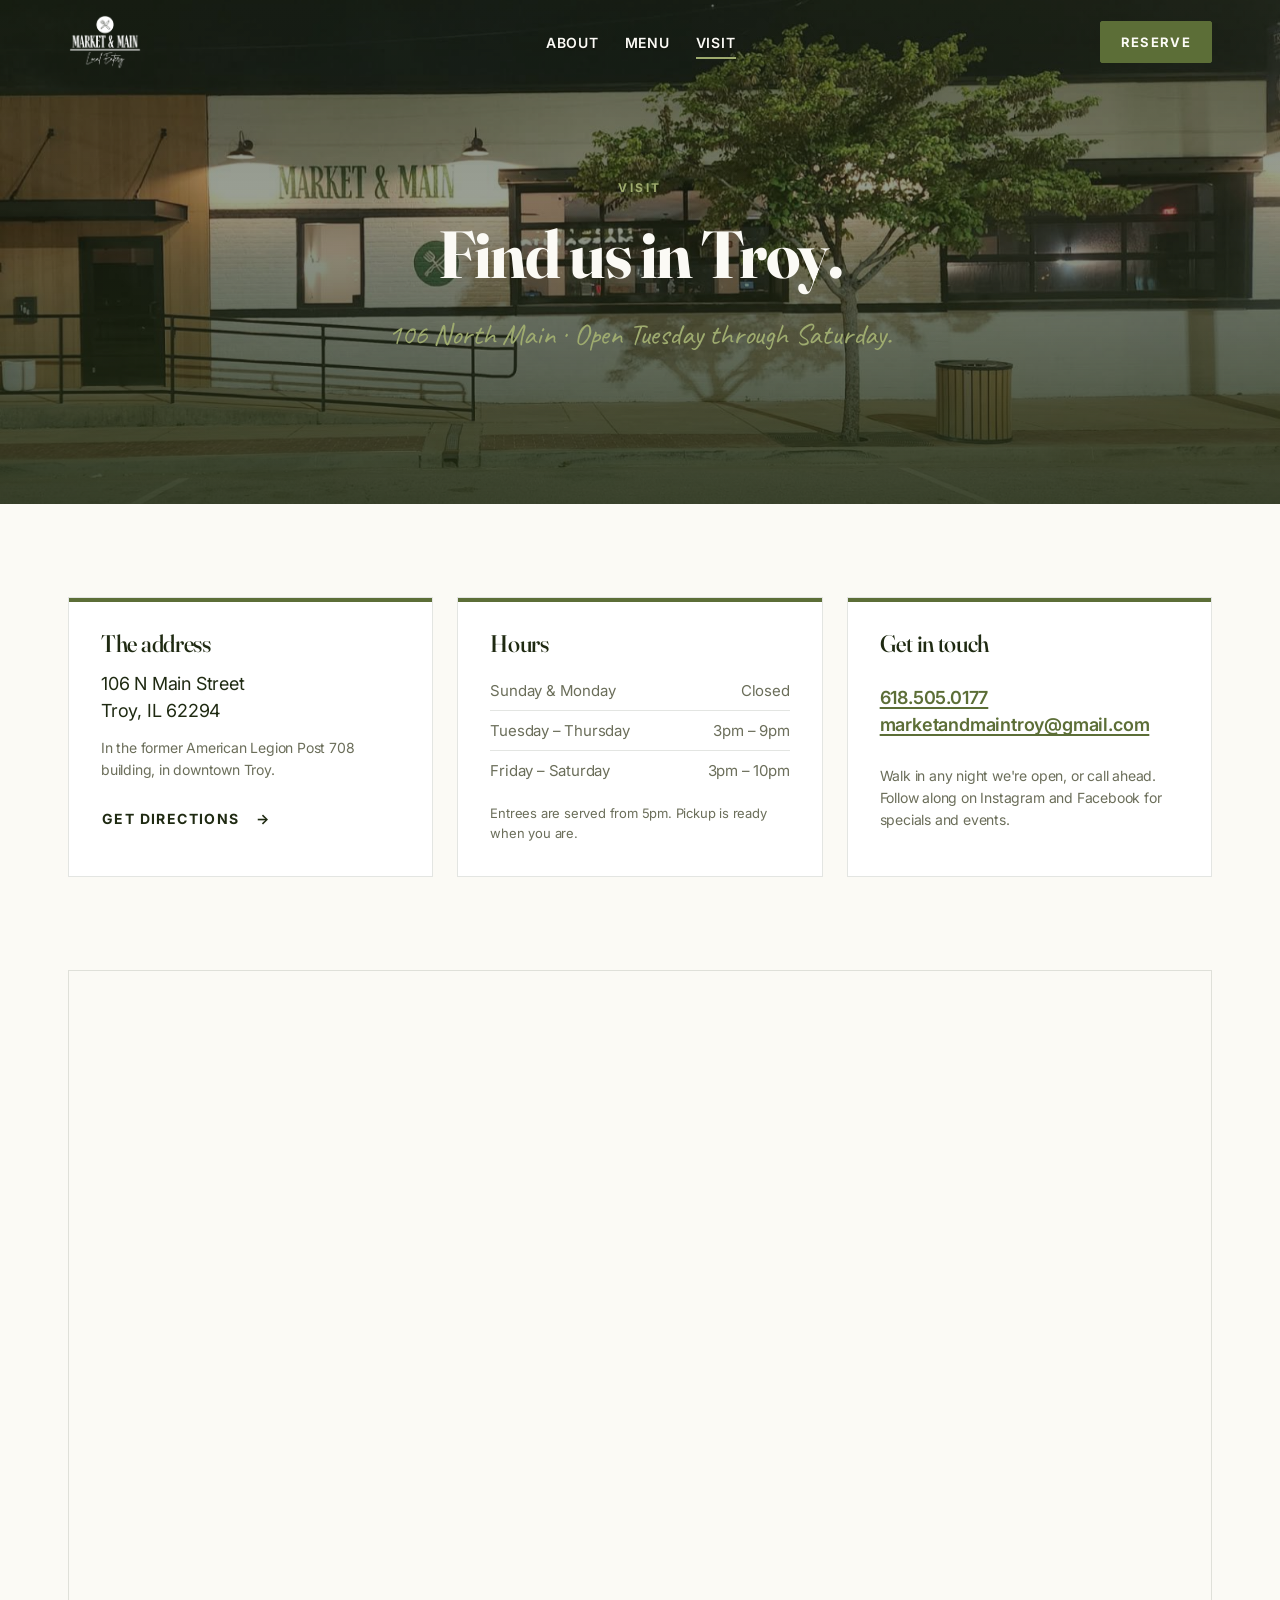
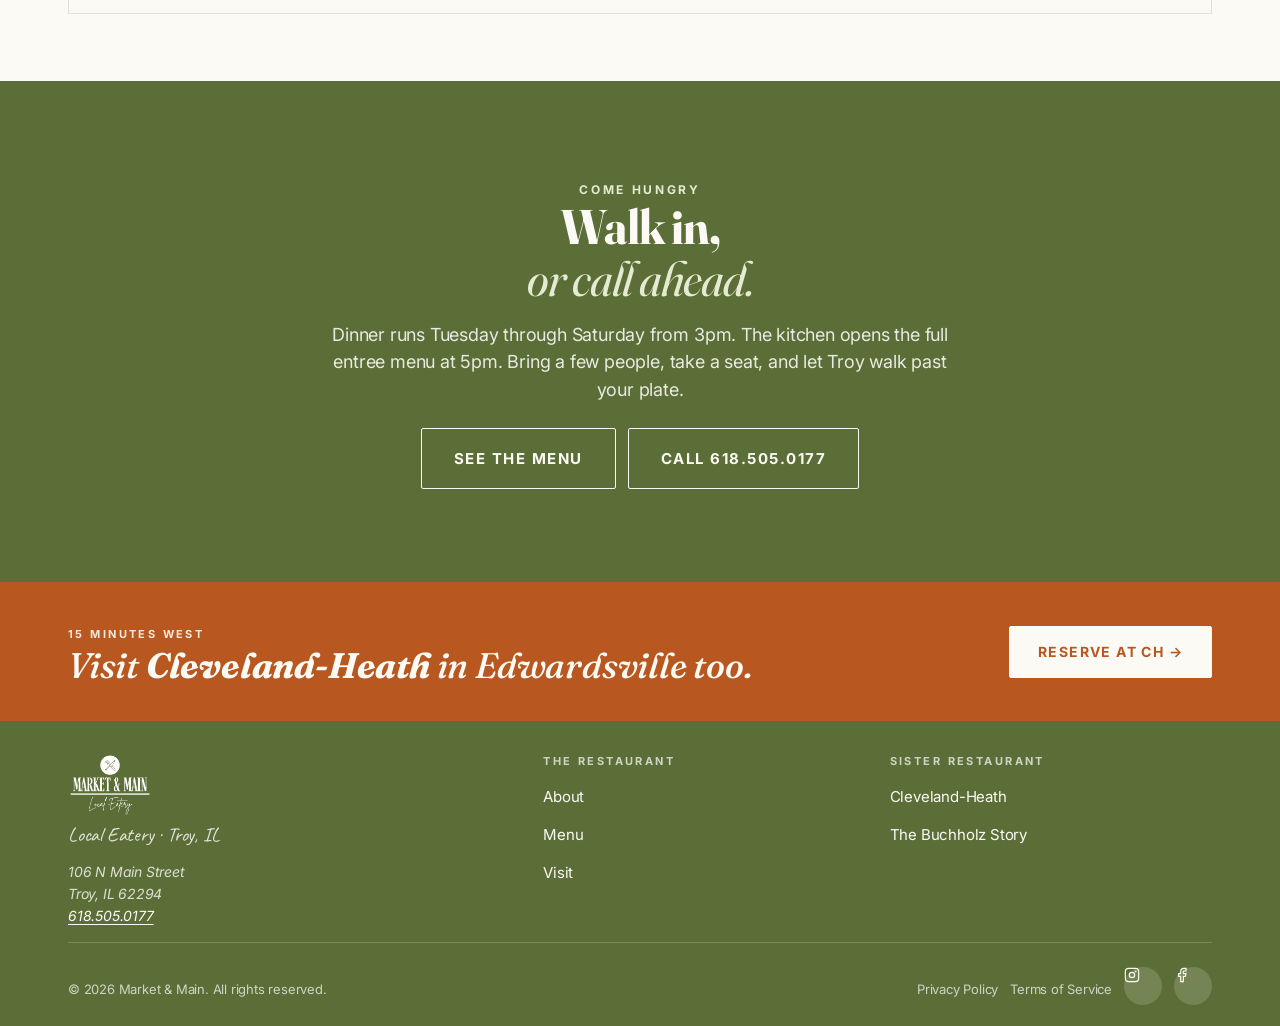
<file: contact/index.html>
<!DOCTYPE html>
<html lang="en">
<head>
<meta charset="UTF-8">
<meta name="viewport" content="width=device-width, initial-scale=1, viewport-fit=cover">
<title>Visit · Market &amp; Main · 106 N Main, Troy, IL</title>
<meta name="description" content="Find Market &amp; Main at 106 N Main Street in downtown Troy, Illinois. Open for dinner Tuesday through Saturday. Call 618-505-0177.">
<meta name="theme-color" content="#1F2A12">
<link rel="icon" type="image/png" sizes="32x32" href="/assets/brand/favicon-32.png">
<link rel="icon" type="image/png" sizes="16x16" href="/assets/brand/favicon-16.png">
<link rel="apple-touch-icon" href="/assets/brand/apple-touch-icon.png">
<link rel="canonical" href="https://www.marketandmaintroy.com/contact">
<link rel="preconnect" href="https://fonts.googleapis.com">
<link rel="preconnect" href="https://fonts.gstatic.com" crossorigin>
<link rel="stylesheet" href="https://fonts.googleapis.com/css2?family=Caveat:wght@400;500;600&family=Fraunces:ital,opsz,wght@0,9..144,400;0,9..144,500;0,9..144,700;1,9..144,400;1,9..144,500&family=Inter:wght@400;500;600;700&display=swap">
<link rel="stylesheet" href="/styles.css">

<script type="application/ld+json">
{
  "@context": "https://schema.org",
  "@type": "Restaurant",
  "name": "Market & Main",
  "alternateName": "Market and Main Local Eatery",
  "image": "https://www.marketandmaintroy.com/assets/images/storefront-sunset.jpg",
  "url": "https://www.marketandmaintroy.com/",
  "telephone": "+1-618-505-0177",
  "email": "marketandmaintroy@gmail.com",
  "servesCuisine": ["American", "Comfort Food", "New American"],
  "priceRange": "$$",
  "menu": "https://www.marketandmaintroy.com/menu",
  "acceptsReservations": "True",
  "address": {
    "@type": "PostalAddress",
    "streetAddress": "106 N Main Street",
    "addressLocality": "Troy",
    "addressRegion": "IL",
    "postalCode": "62294",
    "addressCountry": "US"
  },
  "openingHoursSpecification": [
    { "@type": "OpeningHoursSpecification", "dayOfWeek": ["Tuesday", "Wednesday", "Thursday"], "opens": "15:00", "closes": "21:00" },
    { "@type": "OpeningHoursSpecification", "dayOfWeek": ["Friday", "Saturday"], "opens": "15:00", "closes": "22:00" }
  ]
}
</script>
  <meta name="robots" content="noindex, nofollow">
</head>
<body>

<a class="sr-only" href="#main">Skip to main content</a>

<header class="nav" data-nav>
  <div class="container nav__inner">
    <a href="/" class="nav__brand" aria-label="Market and Main home"><img src="/assets/brand/logo-official-white.png" alt="Market &amp; Main" class="nav__brand-img nav__brand-img--light"><img src="/assets/brand/logo-official.png" alt="" aria-hidden="true" class="nav__brand-img nav__brand-img--dark"></a>
    <nav aria-label="Primary"><ul class="nav__links"><li><a href="/about">About</a></li><li><a href="/menu">Menu</a></li><li><a href="/contact" aria-current="page">Visit</a></li></ul></nav>
    <div class="nav__actions">
      <a href="/contact" class="nav__cta">Reserve</a>
      <button class="nav__menu-btn" type="button" aria-label="Open menu" data-drawer-open><svg viewBox="0 0 24 24" fill="none" stroke="currentColor" stroke-width="1.75" aria-hidden="true"><path d="M3 6h18M3 12h18M3 18h18"/></svg></button>
    </div>
  </div>
</header>

<div class="nav__drawer" data-drawer aria-hidden="true">
  <div class="nav__drawer-head"><img src="/assets/brand/logo-official-white.png" alt="Market &amp; Main"><button class="nav__menu-btn" type="button" aria-label="Close menu" data-drawer-close><svg viewBox="0 0 24 24" fill="none" stroke="currentColor" stroke-width="1.75" aria-hidden="true"><path d="M18 6 6 18M6 6l12 12"/></svg></button></div>
  <ul class="nav__drawer-links"><li><a href="/about">About</a></li><li><a href="/menu">Menu</a></li><li><a href="/contact" aria-current="page">Visit</a></li><li><a href="tel:+16185050177">618.505.0177</a></li></ul>
  <div class="nav__drawer-foot"><span>106 N Main St · Troy, IL</span><span>Tue–Sat from 3pm</span></div>
</div>

<main id="main">

  <section class="hero hero--page">
    <div class="hero__bg"><img src="/assets/images/exterior-night.jpg" alt="Market &amp; Main building at night" loading="eager" fetchpriority="high"></div>
    <div class="container hero__inner">
      <span class="eyebrow" style="color: var(--olive-light);">Visit</span>
      <h1 class="hero__page-title">Find us in Troy.</h1>
      <p class="hero__page-subtitle">106 North Main · Open Tuesday through Saturday.</p>
    </div>
  </section>

  <section class="section">
    <div class="container">
      <div class="info-grid info-grid--three reveal" data-stagger>
        <div class="info-card">
          <h3>The address</h3>
          <address style="font-style: normal; color: var(--text);">106 N Main Street<br>Troy, IL 62294</address>
          <p class="text-muted" style="font-size: 0.875rem;">In the former American Legion Post 708 building, in downtown Troy.</p>
          <a href="https://www.google.com/maps/dir/?api=1&destination=106+N+Main+Street,+Troy,+IL+62294" target="_blank" rel="noopener" class="btn btn--ghost">Get directions</a>
        </div>
        <div class="info-card">
          <h3>Hours</h3>
          <ul>
            <li><span>Sunday &amp; Monday</span><span>Closed</span></li>
            <li><span>Tuesday – Thursday</span><span>3pm – 9pm</span></li>
            <li><span>Friday – Saturday</span><span>3pm – 10pm</span></li>
          </ul>
          <p class="text-muted" style="font-size: 0.8125rem;">Entrees are served from 5pm. Pickup is ready when you are.</p>
        </div>
        <div class="info-card">
          <h3>Get in touch</h3>
          <p style="color: var(--text);"><a href="tel:+16185050177" class="link-underline">618.505.0177</a><br><a href="mailto:marketandmaintroy@gmail.com" class="link-underline">marketandmaintroy@gmail.com</a></p>
          <p class="text-muted" style="font-size: 0.875rem;">Walk in any night we're open, or call ahead. Follow along on Instagram and Facebook for specials and events.</p>
        </div>
      </div>
    </div>
  </section>

  <section class="section section--tight" style="padding-top: 0;">
    <div class="container">
      <div style="position: relative; aspect-ratio: 16/9; max-width: 1200px; margin: 0 auto; overflow: hidden; border: 1px solid var(--divider);">
        <iframe src="https://maps.google.com/maps?q=106%20N%20Main%20St%2C%20Troy%2C%20IL%2062294&t=&z=17&ie=UTF8&iwloc=B&output=embed" width="100%" height="100%" style="border:0;" allowfullscreen="" loading="lazy" referrerpolicy="no-referrer-when-downgrade" title="Map of Market & Main, 106 N Main St, Troy, IL"></iframe>
      </div>
    </div>
  </section>

  <section class="section section--olive">
    <div class="container container--narrow" style="text-align: center;">
      <span class="eyebrow" style="color: var(--olive-pale);">Come hungry</span>
      <h2 style="color: var(--paper);">Walk in,<br><span class="italic-display" style="color: var(--olive-pale);">or call ahead.</span></h2>
      <p style="color: rgba(255, 255, 255, 0.86); max-width: 56ch; margin: var(--space-4) auto 0;">Dinner runs Tuesday through Saturday from 3pm. The kitchen opens the full entree menu at 5pm. Bring a few people, take a seat, and let Troy walk past your plate.</p>
      <div class="btn-row" style="justify-content: center; margin-top: var(--space-5);">
        <a href="/menu" class="btn btn--outline-light btn--lg">See the Menu</a>
        <a href="tel:+16185050177" class="btn btn--outline-light btn--lg">Call 618.505.0177</a>
      </div>
    </div>
  </section>

</main>

<aside class="sister-banner">
  <div class="container sister-banner__inner">
    <div>
      <span class="sister-banner__eyebrow">15 minutes west</span>
      <p class="sister-banner__title">Visit <strong>Cleveland-Heath</strong> in Edwardsville too.</p>
    </div>
    <a href="https://clevelandheath-website.vercel.app/reservations" class="btn">Reserve at CH →</a>
  </div>
</aside>

<footer class="footer">
  <div class="container">
    <div class="footer__top">
      <div class="footer__brand">
        <img src="/assets/brand/logo-official-white.png" alt="Market &amp; Main">
        <span class="footer__tag">Local Eatery · Troy, IL</span>
        <address class="footer__addr">106 N Main Street<br>Troy, IL 62294<br><a href="tel:+16185050177">618.505.0177</a></address>
      </div>
      <div class="footer__col"><h4>The Restaurant</h4><ul><li><a href="/about">About</a></li><li><a href="/menu">Menu</a></li><li><a href="/contact">Visit</a></li></ul></div>
      <div class="footer__col"><h4>Sister Restaurant</h4><ul><li><a href="https://clevelandheath-website.vercel.app">Cleveland-Heath</a></li><li><a href="https://clevelandheath-website.vercel.app/about">The Buchholz Story</a></li></ul></div>
    </div>
    <div class="footer__bottom">
      <span>© 2026 Market &amp; Main. All rights reserved.</span>
      <ul class="footer__legal"><li><a href="/privacy">Privacy Policy</a></li><li><a href="/terms">Terms of Service</a></li></ul>
      <ul class="footer__social"><li><a href="https://www.instagram.com/marketandmaintroy" target="_blank" rel="noopener" aria-label="Instagram"><svg viewBox="0 0 24 24" fill="none" stroke="currentColor" stroke-width="1.75" aria-hidden="true"><rect x="2" y="2" width="20" height="20" rx="5"/><circle cx="12" cy="12" r="4"/><circle cx="17.5" cy="6.5" r="0.5" fill="currentColor"/></svg></a></li><li><a href="https://www.facebook.com/profile.php?id=61588604853733" target="_blank" rel="noopener" aria-label="Facebook"><svg viewBox="0 0 24 24" fill="none" stroke="currentColor" stroke-width="1.75" aria-hidden="true"><path d="M18 2h-3a5 5 0 0 0-5 5v3H7v4h3v8h4v-8h3l1-4h-4V7a1 1 0 0 1 1-1h3z"/></svg></a></li></ul>
    </div>
  </div>
</footer>

<script>
  (function(){var n=document.querySelector("[data-nav]");if(!n)return;var u=function(){if(window.scrollY>40)n.classList.add("is-scrolled");else n.classList.remove("is-scrolled");};u();window.addEventListener("scroll",u,{passive:true});})();
  (function(){var d=document.querySelector("[data-drawer]");if(!d)return;var o=function(){d.dataset.open="true";d.setAttribute("aria-hidden","false");document.body.classList.add("no-scroll");},c=function(){d.dataset.open="false";d.setAttribute("aria-hidden","true");document.body.classList.remove("no-scroll");};document.querySelectorAll("[data-drawer-open]").forEach(function(b){b.addEventListener("click",o);});document.querySelectorAll("[data-drawer-close]").forEach(function(b){b.addEventListener("click",c);});d.querySelectorAll("a").forEach(function(a){a.addEventListener("click",c);});document.addEventListener("keydown",function(e){if(e.key==="Escape")c();});})();
  // Cinematic reveals
  (function(){if(!("IntersectionObserver" in window))return;var els=document.querySelectorAll(".reveal,[data-stagger]");if(!els.length)return;var io=new IntersectionObserver(function(entries){entries.forEach(function(e){if(e.isIntersecting){e.target.classList.add("is-visible");io.unobserve(e.target);}});},{rootMargin:"0px 0px -10% 0px",threshold:0.08});els.forEach(function(el){io.observe(el);});})();
</script>

</body>
</html>
</file>
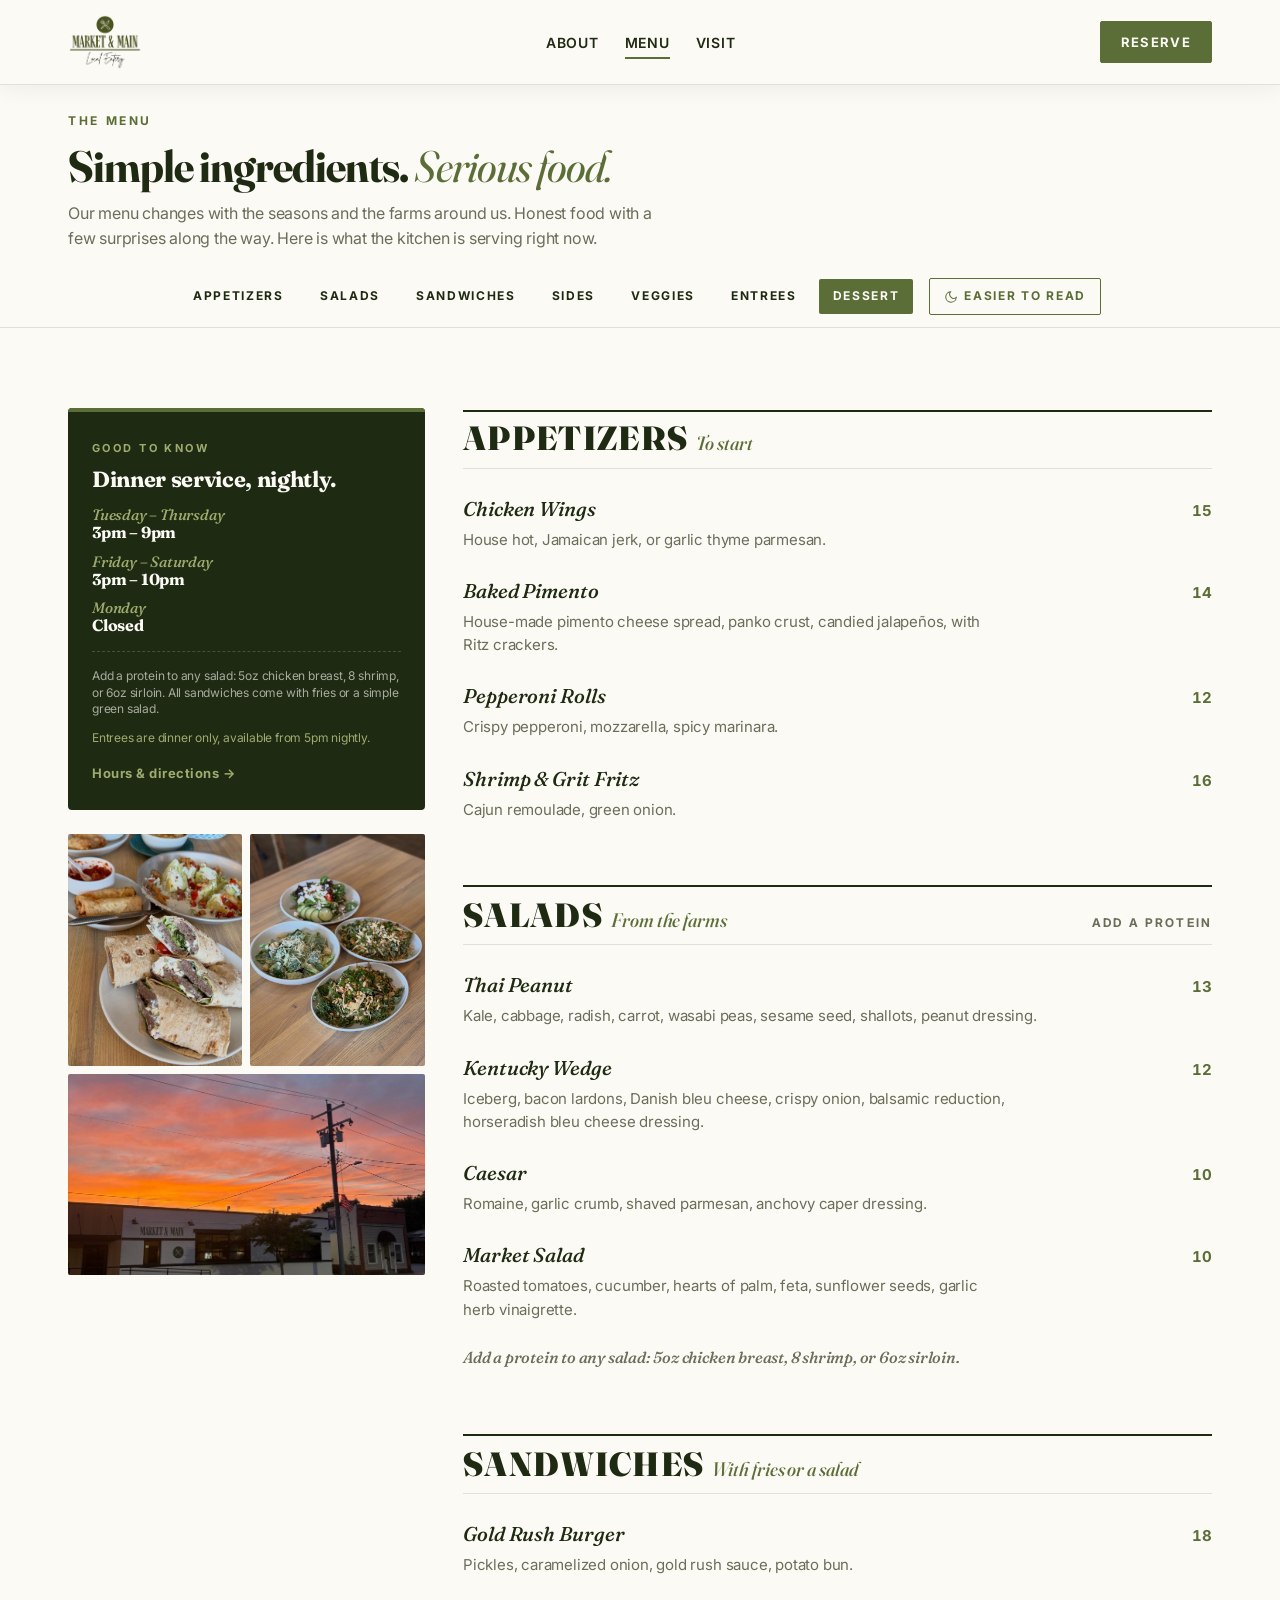
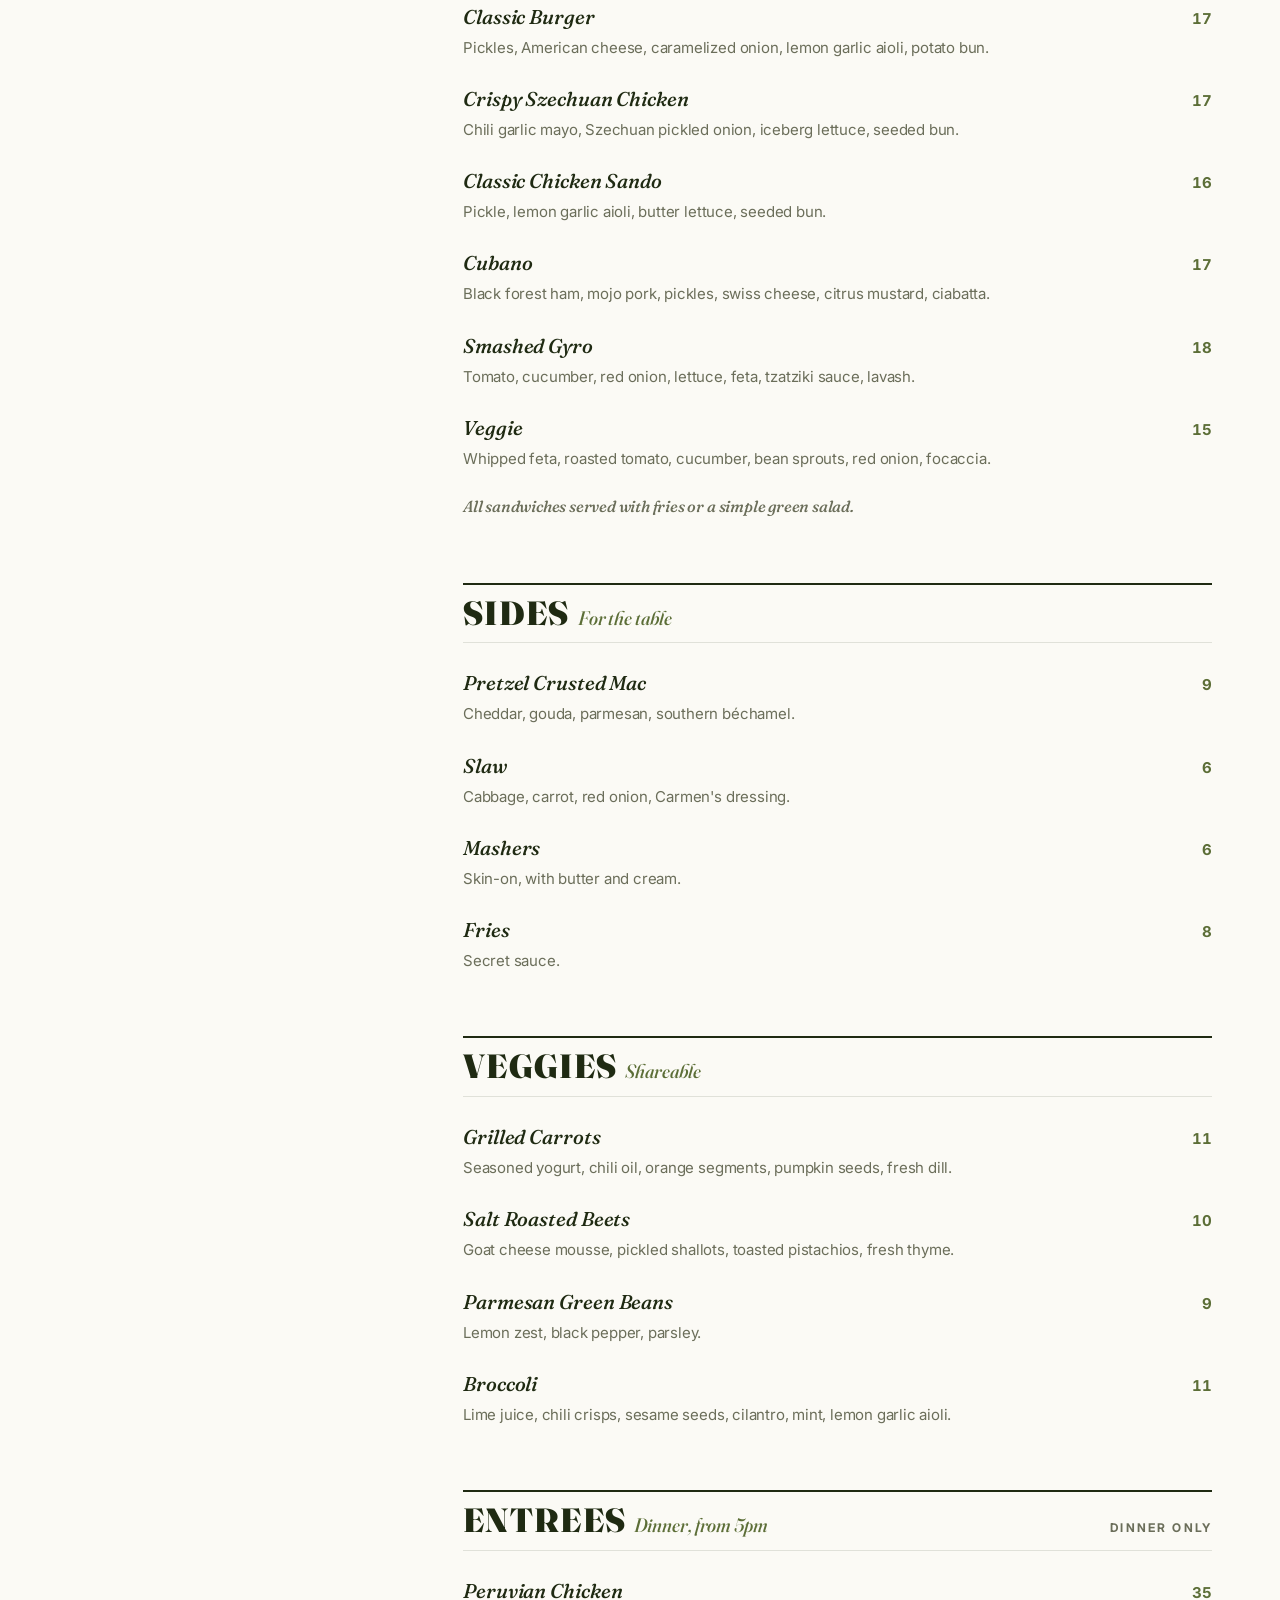
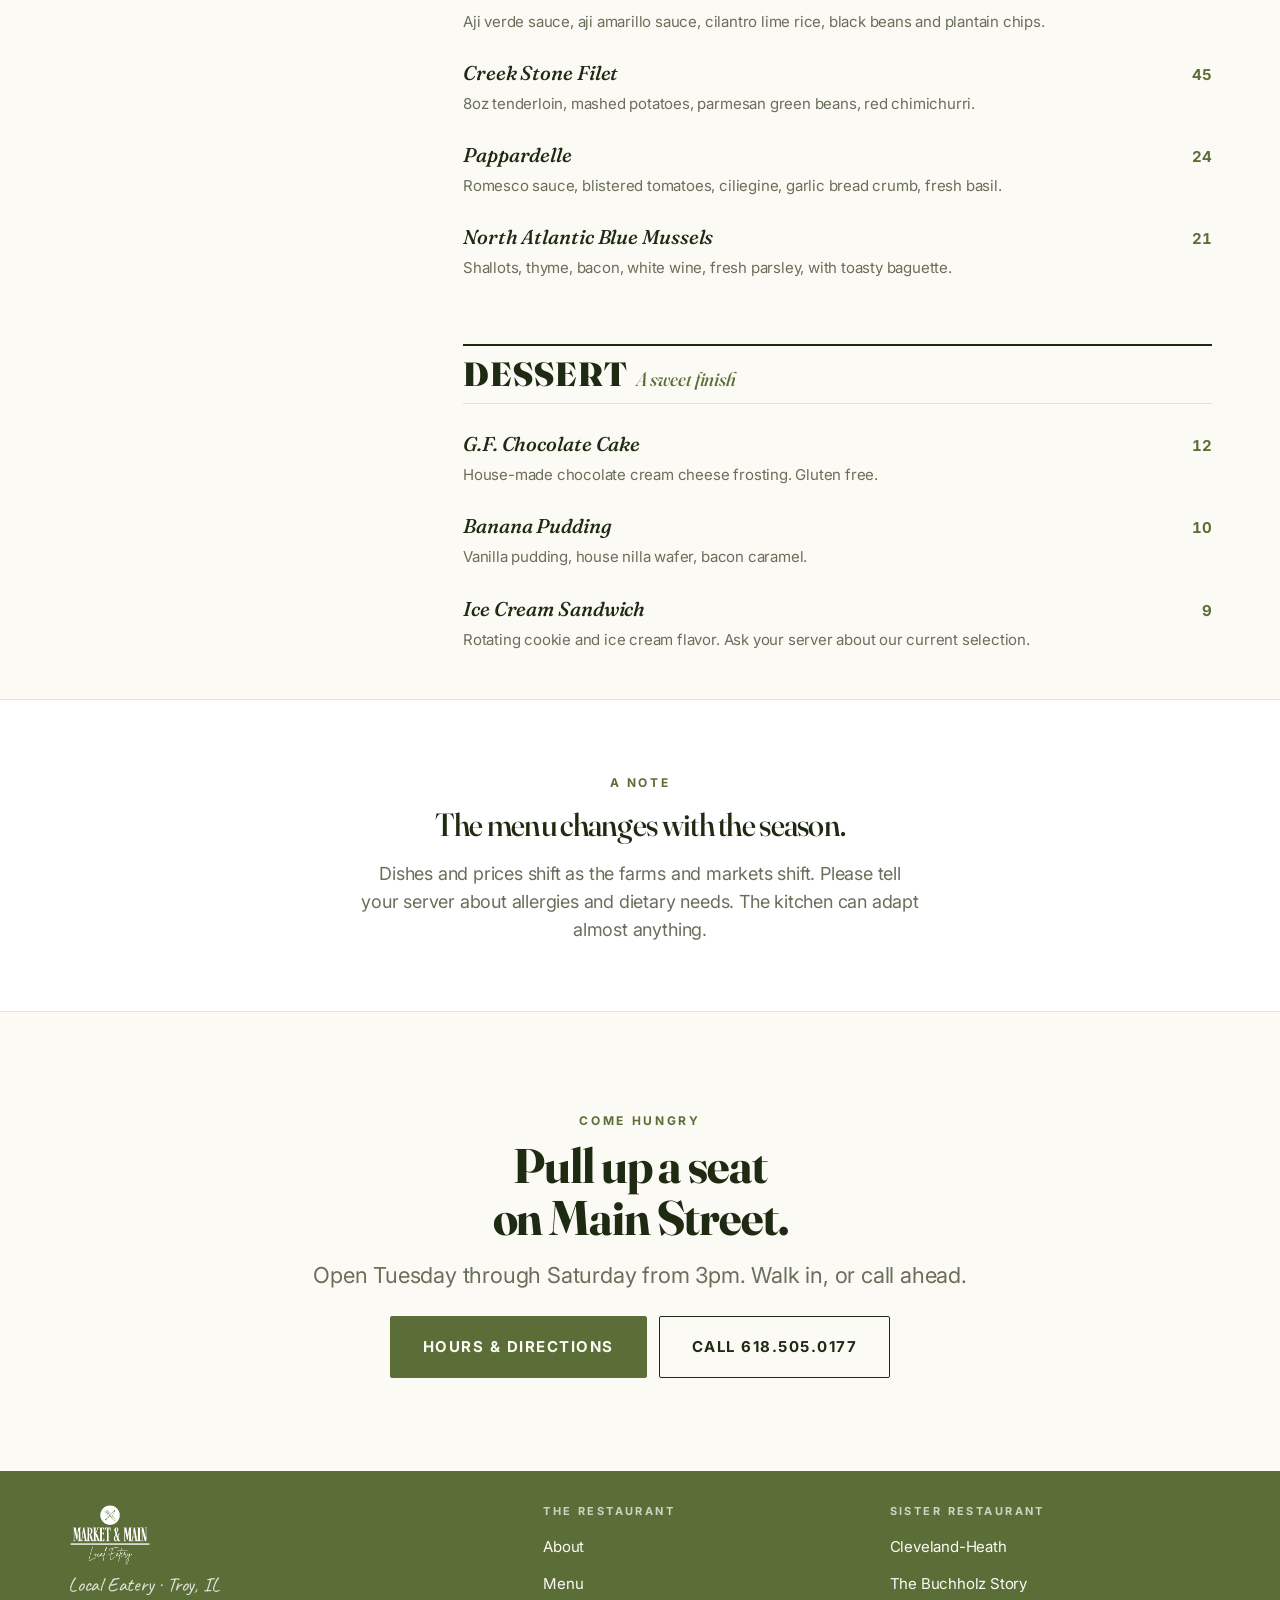
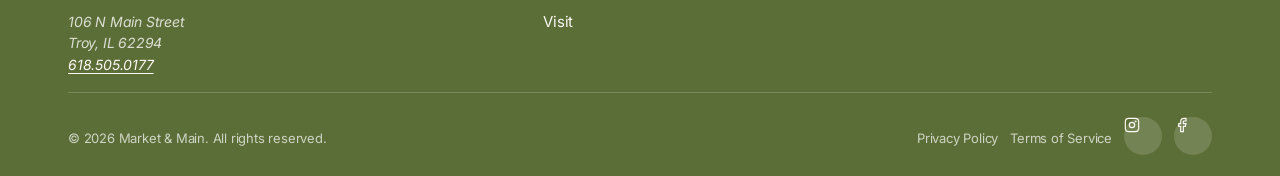
<file: menu/index.html>
<!DOCTYPE html>
<html lang="en">
<head>
<meta charset="UTF-8">
<meta name="viewport" content="width=device-width, initial-scale=1, viewport-fit=cover">
<title>Menu · Market &amp; Main · Troy, IL</title>
<meta name="description" content="The Market &amp; Main menu in Troy, Illinois. Comfort food with intention: appetizers, salads, sandwiches, sides, veggies, dinner-only entrees, and dessert. Sourced locally, made from scratch.">
<meta name="theme-color" content="#1F2A12">
<link rel="icon" type="image/png" sizes="32x32" href="/assets/brand/favicon-32.png">
<link rel="icon" type="image/png" sizes="16x16" href="/assets/brand/favicon-16.png">
<link rel="apple-touch-icon" href="/assets/brand/apple-touch-icon.png">
<link rel="canonical" href="https://www.marketandmaintroy.com/menu">
<meta property="og:type" content="article">
<meta property="og:title" content="The Market &amp; Main Menu">
<meta property="og:description" content="Comfort food with intention. Appetizers, salads, sandwiches, dinner-only entrees, and dessert. Troy, Illinois.">
<meta property="og:url" content="https://www.marketandmaintroy.com/menu">
<meta property="og:image" content="https://www.marketandmaintroy.com/assets/images/table-spread.jpg">
<link rel="preconnect" href="https://fonts.googleapis.com">
<link rel="preconnect" href="https://fonts.gstatic.com" crossorigin>
<link rel="stylesheet" href="https://fonts.googleapis.com/css2?family=Caveat:wght@400;500;600&family=Fraunces:ital,opsz,wght@0,9..144,400;0,9..144,500;0,9..144,700;0,9..144,900;1,9..144,400;1,9..144,500&family=Inter:wght@400;500;600;700&display=swap">
<link rel="stylesheet" href="/styles.css">

<script type="application/ld+json">
{
  "@context": "https://schema.org",
  "@type": "Restaurant",
  "name": "Market & Main",
  "alternateName": "Market and Main Local Eatery",
  "image": "https://www.marketandmaintroy.com/assets/images/table-spread.jpg",
  "url": "https://www.marketandmaintroy.com/",
  "telephone": "+1-618-505-0177",
  "email": "marketandmaintroy@gmail.com",
  "servesCuisine": ["American", "Comfort Food", "New American"],
  "priceRange": "$$",
  "menu": "https://www.marketandmaintroy.com/menu",
  "acceptsReservations": "True",
  "address": {
    "@type": "PostalAddress",
    "streetAddress": "106 N Main Street",
    "addressLocality": "Troy",
    "addressRegion": "IL",
    "postalCode": "62294",
    "addressCountry": "US"
  },
  "openingHoursSpecification": [
    { "@type": "OpeningHoursSpecification", "dayOfWeek": ["Tuesday", "Wednesday", "Thursday"], "opens": "15:00", "closes": "21:00" },
    { "@type": "OpeningHoursSpecification", "dayOfWeek": ["Friday", "Saturday"], "opens": "15:00", "closes": "22:00" }
  ]
}
</script>
  <meta name="robots" content="noindex, nofollow">
</head>
<body class="menu-page">

<a class="sr-only" href="#main">Skip to main content</a>

<header class="nav nav--solid" data-nav>
  <div class="container nav__inner">
    <a href="/" class="nav__brand" aria-label="Market and Main home"><img src="/assets/brand/logo-official-white.png" alt="Market &amp; Main" class="nav__brand-img nav__brand-img--light"><img src="/assets/brand/logo-official.png" alt="" aria-hidden="true" class="nav__brand-img nav__brand-img--dark"></a>
    <nav aria-label="Primary"><ul class="nav__links"><li><a href="/about">About</a></li><li><a href="/menu" aria-current="page">Menu</a></li><li><a href="/contact">Visit</a></li></ul></nav>
    <div class="nav__actions">
      <a href="/contact" class="nav__cta">Reserve</a>
      <button class="nav__menu-btn" type="button" aria-label="Open menu" data-drawer-open><svg viewBox="0 0 24 24" fill="none" stroke="currentColor" stroke-width="1.75" aria-hidden="true"><path d="M3 6h18M3 12h18M3 18h18"/></svg></button>
    </div>
  </div>
</header>

<div class="nav__drawer" data-drawer aria-hidden="true">
  <div class="nav__drawer-head"><img src="/assets/brand/logo-official-white.png" alt="Market &amp; Main"><button class="nav__menu-btn" type="button" aria-label="Close menu" data-drawer-close><svg viewBox="0 0 24 24" fill="none" stroke="currentColor" stroke-width="1.75" aria-hidden="true"><path d="M18 6 6 18M6 6l12 12"/></svg></button></div>
  <ul class="nav__drawer-links"><li><a href="/about">About</a></li><li><a href="/menu" aria-current="page">Menu</a></li><li><a href="/contact">Visit</a></li><li><a href="tel:+16185050177">618.505.0177</a></li></ul>
  <div class="nav__drawer-foot"><span>106 N Main St · Troy, IL</span><span>Tue–Sat from 3pm</span></div>
</div>

<main id="main">

  <!-- ============ COMPACT INTRO ============ -->
  <section class="section section--tight" style="padding-top: clamp(7rem, 12vh, 9rem); padding-bottom: var(--space-4);">
    <div class="container">
      <div style="display: grid; gap: var(--space-3); max-width: 760px;">
        <span class="eyebrow">The menu</span>
        <h1 style="font-size: clamp(1.875rem, 1.4rem + 2vw, 2.75rem); line-height: 1.05;">Simple ingredients. <span class="italic-display" style="color: var(--olive);">Serious food.</span></h1>
        <p class="text-muted" style="font-size: 1rem; max-width: 60ch;">Our menu changes with the seasons and the farms around us. Honest food with a few surprises along the way. Here is what the kitchen is serving right now.</p>
      </div>
    </div>
  </section>

  <!-- ============ STICKY SECTION NAV ============ -->
  <nav class="menu-subnav" aria-label="Menu sections">
    <div class="container">
      <div class="menu-subnav__inner">
        <a href="#appetizers" data-menu-link>Appetizers</a>
        <a href="#salads" data-menu-link>Salads</a>
        <a href="#sandwiches" data-menu-link>Sandwiches</a>
        <a href="#sides" data-menu-link>Sides</a>
        <a href="#veggies" data-menu-link>Veggies</a>
        <a href="#entrees" data-menu-link>Entrees</a>
        <a href="#dessert" data-menu-link>Dessert</a>
        <button type="button" class="menu-subnav__toggle" data-theme-toggle aria-label="Toggle easier-to-read dark mode">
          <svg viewBox="0 0 24 24" fill="none" stroke="currentColor" stroke-width="1.75" width="14" height="14" aria-hidden="true"><path d="M21 12.79A9 9 0 1 1 11.21 3 7 7 0 0 0 21 12.79z"/></svg>
          <span>Easier to read</span>
        </button>
      </div>
    </div>
  </nav>

  <!-- ============ TWO-COLUMN LAYOUT ============ -->
  <section class="section" style="padding-block: var(--space-6) var(--space-7);">
    <div class="container">
      <div class="menu-layout">

        <!-- ASIDE: GOOD TO KNOW + GALLERY -->
        <aside class="menu-layout__aside">
          <div style="position: sticky; top: 164px; display: grid; gap: var(--space-5);">
            <div class="specials-card">
              <span class="specials-card__eyebrow">Good to know</span>
              <p class="specials-card__title">Dinner service, nightly.</p>
              <div class="specials-card__weekly" style="margin-top: var(--space-4);">
                <div class="specials-card__day">
                  <span class="specials-card__day-label">Tuesday – Thursday</span>
                  <span class="specials-card__day-title">3pm – 9pm</span>
                </div>
                <div class="specials-card__day">
                  <span class="specials-card__day-label">Friday – Saturday</span>
                  <span class="specials-card__day-title">3pm – 10pm</span>
                </div>
                <div class="specials-card__day">
                  <span class="specials-card__day-label">Monday</span>
                  <span class="specials-card__day-title">Closed</span>
                </div>
              </div>
              <hr>
              <p class="specials-card__note">Add a protein to any salad: 5oz chicken breast, 8 shrimp, or 6oz sirloin. All sandwiches come with fries or a simple green salad.</p>
              <p class="specials-card__note" style="color: var(--olive-light);">Entrees are dinner only, available from 5pm nightly.</p>
              <a href="/contact" class="specials-card__cta">Hours &amp; directions →</a>
            </div>

            <div class="menu-mini-gallery" data-lightbox-gallery>
              <button type="button" class="menu-mini-gallery__item" data-lightbox-item data-caption="A spread from the kitchen: wraps, wedge salad, and crispy rolls"><img src="/assets/images/table-spread.jpg" alt="A spread of Market &amp; Main dishes on a wood table" loading="lazy"></button>
              <button type="button" class="menu-mini-gallery__item" data-lightbox-item data-caption="Seasonal salads, pulled from the farms"><img src="/assets/images/garden-salads.jpg" alt="Fresh seasonal salads at Market &amp; Main" loading="lazy"></button>
              <button type="button" class="menu-mini-gallery__item" style="grid-column: 1 / -1; aspect-ratio: 16/9;" data-lightbox-item data-caption="106 N Main Street, under a Troy sunset"><img src="/assets/images/storefront-sunset.jpg" alt="The Market &amp; Main storefront on Main Street at sunset" loading="lazy"></button>
            </div>
          </div>
        </aside>

        <!-- MAIN MENU CONTENT -->
        <div class="menu-layout__main">

          <div class="menu-section menu-section--intro" id="appetizers">
            <h2 class="menu-section__title">
              <span class="menu-section__title-stack">
                <span class="menu-section__title-display">Appetizers</span>
                <span class="menu-section__title-script">To start</span>
              </span>
            </h2>
            <ul class="menu-list">
              <li class="menu-item"><div class="menu-item__head"><span class="menu-item__name">Chicken Wings</span><span class="menu-item__price">15</span></div><p class="menu-item__desc">House hot, Jamaican jerk, or garlic thyme parmesan.</p></li>
              <li class="menu-item"><div class="menu-item__head"><span class="menu-item__name">Baked Pimento</span><span class="menu-item__price">14</span></div><p class="menu-item__desc">House-made pimento cheese spread, panko crust, candied jalapeños, with Ritz crackers.</p></li>
              <li class="menu-item"><div class="menu-item__head"><span class="menu-item__name">Pepperoni Rolls</span><span class="menu-item__price">12</span></div><p class="menu-item__desc">Crispy pepperoni, mozzarella, spicy marinara.</p></li>
              <li class="menu-item"><div class="menu-item__head"><span class="menu-item__name">Shrimp &amp; Grit Fritz</span><span class="menu-item__price">16</span></div><p class="menu-item__desc">Cajun remoulade, green onion.</p></li>
            </ul>
          </div>

          <div class="menu-section" id="salads">
            <h2 class="menu-section__title">
              <span class="menu-section__title-stack">
                <span class="menu-section__title-display">Salads</span>
                <span class="menu-section__title-script">From the farms</span>
              </span>
              <span class="menu-section__title-meta">Add a protein</span>
            </h2>
            <ul class="menu-list">
              <li class="menu-item"><div class="menu-item__head"><span class="menu-item__name">Thai Peanut</span><span class="menu-item__price">13</span></div><p class="menu-item__desc">Kale, cabbage, radish, carrot, wasabi peas, sesame seed, shallots, peanut dressing.</p></li>
              <li class="menu-item"><div class="menu-item__head"><span class="menu-item__name">Kentucky Wedge</span><span class="menu-item__price">12</span></div><p class="menu-item__desc">Iceberg, bacon lardons, Danish bleu cheese, crispy onion, balsamic reduction, horseradish bleu cheese dressing.</p></li>
              <li class="menu-item"><div class="menu-item__head"><span class="menu-item__name">Caesar</span><span class="menu-item__price">10</span></div><p class="menu-item__desc">Romaine, garlic crumb, shaved parmesan, anchovy caper dressing.</p></li>
              <li class="menu-item"><div class="menu-item__head"><span class="menu-item__name">Market Salad</span><span class="menu-item__price">10</span></div><p class="menu-item__desc">Roasted tomatoes, cucumber, hearts of palm, feta, sunflower seeds, garlic herb vinaigrette.</p></li>
            </ul>
            <p class="menu-item__note" style="margin-top: var(--space-5);">Add a protein to any salad: 5oz chicken breast, 8 shrimp, or 6oz sirloin.</p>
          </div>

          <div class="menu-section" id="sandwiches">
            <h2 class="menu-section__title">
              <span class="menu-section__title-stack">
                <span class="menu-section__title-display">Sandwiches</span>
                <span class="menu-section__title-script">With fries or a salad</span>
              </span>
            </h2>
            <ul class="menu-list">
              <li class="menu-item"><div class="menu-item__head"><span class="menu-item__name">Gold Rush Burger</span><span class="menu-item__price">18</span></div><p class="menu-item__desc">Pickles, caramelized onion, gold rush sauce, potato bun.</p></li>
              <li class="menu-item"><div class="menu-item__head"><span class="menu-item__name">Classic Burger</span><span class="menu-item__price">17</span></div><p class="menu-item__desc">Pickles, American cheese, caramelized onion, lemon garlic aioli, potato bun.</p></li>
              <li class="menu-item"><div class="menu-item__head"><span class="menu-item__name">Crispy Szechuan Chicken</span><span class="menu-item__price">17</span></div><p class="menu-item__desc">Chili garlic mayo, Szechuan pickled onion, iceberg lettuce, seeded bun.</p></li>
              <li class="menu-item"><div class="menu-item__head"><span class="menu-item__name">Classic Chicken Sando</span><span class="menu-item__price">16</span></div><p class="menu-item__desc">Pickle, lemon garlic aioli, butter lettuce, seeded bun.</p></li>
              <li class="menu-item"><div class="menu-item__head"><span class="menu-item__name">Cubano</span><span class="menu-item__price">17</span></div><p class="menu-item__desc">Black forest ham, mojo pork, pickles, swiss cheese, citrus mustard, ciabatta.</p></li>
              <li class="menu-item"><div class="menu-item__head"><span class="menu-item__name">Smashed Gyro</span><span class="menu-item__price">18</span></div><p class="menu-item__desc">Tomato, cucumber, red onion, lettuce, feta, tzatziki sauce, lavash.</p></li>
              <li class="menu-item"><div class="menu-item__head"><span class="menu-item__name">Veggie</span><span class="menu-item__price">15</span></div><p class="menu-item__desc">Whipped feta, roasted tomato, cucumber, bean sprouts, red onion, focaccia.</p></li>
            </ul>
            <p class="menu-item__note" style="margin-top: var(--space-5);">All sandwiches served with fries or a simple green salad.</p>
          </div>

          <div class="menu-section" id="sides">
            <h2 class="menu-section__title">
              <span class="menu-section__title-stack">
                <span class="menu-section__title-display">Sides</span>
                <span class="menu-section__title-script">For the table</span>
              </span>
            </h2>
            <ul class="menu-list">
              <li class="menu-item"><div class="menu-item__head"><span class="menu-item__name">Pretzel Crusted Mac</span><span class="menu-item__price">9</span></div><p class="menu-item__desc">Cheddar, gouda, parmesan, southern béchamel.</p></li>
              <li class="menu-item"><div class="menu-item__head"><span class="menu-item__name">Slaw</span><span class="menu-item__price">6</span></div><p class="menu-item__desc">Cabbage, carrot, red onion, Carmen's dressing.</p></li>
              <li class="menu-item"><div class="menu-item__head"><span class="menu-item__name">Mashers</span><span class="menu-item__price">6</span></div><p class="menu-item__desc">Skin-on, with butter and cream.</p></li>
              <li class="menu-item"><div class="menu-item__head"><span class="menu-item__name">Fries</span><span class="menu-item__price">8</span></div><p class="menu-item__desc">Secret sauce.</p></li>
            </ul>
          </div>

          <div class="menu-section" id="veggies">
            <h2 class="menu-section__title">
              <span class="menu-section__title-stack">
                <span class="menu-section__title-display">Veggies</span>
                <span class="menu-section__title-script">Shareable</span>
              </span>
            </h2>
            <ul class="menu-list">
              <li class="menu-item"><div class="menu-item__head"><span class="menu-item__name">Grilled Carrots</span><span class="menu-item__price">11</span></div><p class="menu-item__desc">Seasoned yogurt, chili oil, orange segments, pumpkin seeds, fresh dill.</p></li>
              <li class="menu-item"><div class="menu-item__head"><span class="menu-item__name">Salt Roasted Beets</span><span class="menu-item__price">10</span></div><p class="menu-item__desc">Goat cheese mousse, pickled shallots, toasted pistachios, fresh thyme.</p></li>
              <li class="menu-item"><div class="menu-item__head"><span class="menu-item__name">Parmesan Green Beans</span><span class="menu-item__price">9</span></div><p class="menu-item__desc">Lemon zest, black pepper, parsley.</p></li>
              <li class="menu-item"><div class="menu-item__head"><span class="menu-item__name">Broccoli</span><span class="menu-item__price">11</span></div><p class="menu-item__desc">Lime juice, chili crisps, sesame seeds, cilantro, mint, lemon garlic aioli.</p></li>
            </ul>
          </div>

          <div class="menu-section" id="entrees">
            <h2 class="menu-section__title">
              <span class="menu-section__title-stack">
                <span class="menu-section__title-display">Entrees</span>
                <span class="menu-section__title-script">Dinner, from 5pm</span>
              </span>
              <span class="menu-section__title-meta">Dinner only</span>
            </h2>
            <ul class="menu-list">
              <li class="menu-item"><div class="menu-item__head"><span class="menu-item__name">Peruvian Chicken</span><span class="menu-item__price">35</span></div><p class="menu-item__desc">Aji verde sauce, aji amarillo sauce, cilantro lime rice, black beans and plantain chips.</p></li>
              <li class="menu-item"><div class="menu-item__head"><span class="menu-item__name">Creek Stone Filet</span><span class="menu-item__price">45</span></div><p class="menu-item__desc">8oz tenderloin, mashed potatoes, parmesan green beans, red chimichurri.</p></li>
              <li class="menu-item"><div class="menu-item__head"><span class="menu-item__name">Pappardelle</span><span class="menu-item__price">24</span></div><p class="menu-item__desc">Romesco sauce, blistered tomatoes, ciliegine, garlic bread crumb, fresh basil.</p></li>
              <li class="menu-item"><div class="menu-item__head"><span class="menu-item__name">North Atlantic Blue Mussels</span><span class="menu-item__price">21</span></div><p class="menu-item__desc">Shallots, thyme, bacon, white wine, fresh parsley, with toasty baguette.</p></li>
            </ul>
          </div>

          <div class="menu-section" id="dessert">
            <h2 class="menu-section__title">
              <span class="menu-section__title-stack">
                <span class="menu-section__title-display">Dessert</span>
                <span class="menu-section__title-script">A sweet finish</span>
              </span>
            </h2>
            <ul class="menu-list">
              <li class="menu-item"><div class="menu-item__head"><span class="menu-item__name">G.F. Chocolate Cake</span><span class="menu-item__price">12</span></div><p class="menu-item__desc">House-made chocolate cream cheese frosting. Gluten free.</p></li>
              <li class="menu-item"><div class="menu-item__head"><span class="menu-item__name">Banana Pudding</span><span class="menu-item__price">10</span></div><p class="menu-item__desc">Vanilla pudding, house nilla wafer, bacon caramel.</p></li>
              <li class="menu-item"><div class="menu-item__head"><span class="menu-item__name">Ice Cream Sandwich</span><span class="menu-item__price">9</span></div><p class="menu-item__desc">Rotating cookie and ice cream flavor. Ask your server about our current selection.</p></li>
            </ul>
          </div>

        </div>
      </div>
    </div>
  </section>

  <section class="section section--tight" style="background: var(--bg-elevated); border-block: 1px solid var(--divider);">
    <div class="container container--narrow" style="text-align: center;">
      <span class="eyebrow">A note</span>
      <h3 style="margin-top: 0.75rem;">The menu changes with the season.</h3>
      <p class="text-muted" style="max-width: 56ch; margin: 1rem auto 0;">Dishes and prices shift as the farms and markets shift. Please tell your server about allergies and dietary needs. The kitchen can adapt almost anything.</p>
    </div>
  </section>

  <section class="section">
    <div class="container container--narrow" style="text-align: center;">
      <span class="eyebrow">Come hungry</span>
      <h2 style="margin-top: 0.5rem;">Pull up a seat<br>on Main Street.</h2>
      <p class="lead" style="margin: var(--space-4) auto 0;">Open Tuesday through Saturday from 3pm. Walk in, or call ahead.</p>
      <div class="btn-row" style="justify-content: center; margin-top: var(--space-5);">
        <a href="/contact" class="btn btn--primary btn--lg">Hours &amp; Directions</a>
        <a href="tel:+16185050177" class="btn btn--secondary btn--lg">Call 618.505.0177</a>
      </div>
    </div>
  </section>

</main>

<!-- ============ LIGHTBOX ============ -->
<div class="lightbox" data-lightbox aria-hidden="true" role="dialog" aria-label="Photo viewer">
  <button class="lightbox__btn lightbox__close" type="button" aria-label="Close" data-lightbox-close>
    <svg viewBox="0 0 24 24" fill="none" stroke="currentColor" stroke-width="2" aria-hidden="true"><path d="M18 6 6 18M6 6l12 12"/></svg>
  </button>
  <button class="lightbox__btn lightbox__prev" type="button" aria-label="Previous photo" data-lightbox-prev>
    <svg viewBox="0 0 24 24" fill="none" stroke="currentColor" stroke-width="2" aria-hidden="true"><path d="M15 18l-6-6 6-6"/></svg>
  </button>
  <button class="lightbox__btn lightbox__next" type="button" aria-label="Next photo" data-lightbox-next>
    <svg viewBox="0 0 24 24" fill="none" stroke="currentColor" stroke-width="2" aria-hidden="true"><path d="M9 6l6 6-6 6"/></svg>
  </button>
  <figure class="lightbox__figure">
    <img class="lightbox__img" alt="" data-lightbox-img>
    <figcaption class="lightbox__cap" data-lightbox-cap></figcaption>
    <span class="lightbox__counter" data-lightbox-counter></span>
  </figure>
</div>

<footer class="footer">
  <div class="container">
    <div class="footer__top">
      <div class="footer__brand">
        <img src="/assets/brand/logo-official-white.png" alt="Market &amp; Main">
        <span class="footer__tag">Local Eatery · Troy, IL</span>
        <address class="footer__addr">106 N Main Street<br>Troy, IL 62294<br><a href="tel:+16185050177">618.505.0177</a></address>
      </div>
      <div class="footer__col"><h4>The Restaurant</h4><ul><li><a href="/about">About</a></li><li><a href="/menu">Menu</a></li><li><a href="/contact">Visit</a></li></ul></div>
      <div class="footer__col"><h4>Sister Restaurant</h4><ul><li><a href="https://clevelandheath-website.vercel.app">Cleveland-Heath</a></li><li><a href="https://clevelandheath-website.vercel.app/about">The Buchholz Story</a></li></ul></div>
    </div>
    <div class="footer__bottom">
      <span>© 2026 Market &amp; Main. All rights reserved.</span>
      <ul class="footer__legal"><li><a href="/privacy">Privacy Policy</a></li><li><a href="/terms">Terms of Service</a></li></ul>
      <ul class="footer__social">
        <li><a href="https://www.instagram.com/marketandmaintroy" target="_blank" rel="noopener" aria-label="Instagram"><svg viewBox="0 0 24 24" fill="none" stroke="currentColor" stroke-width="1.75" aria-hidden="true"><rect x="2" y="2" width="20" height="20" rx="5"/><circle cx="12" cy="12" r="4"/><circle cx="17.5" cy="6.5" r="0.5" fill="currentColor"/></svg></a></li>
        <li><a href="https://www.facebook.com/profile.php?id=61588604853733" target="_blank" rel="noopener" aria-label="Facebook"><svg viewBox="0 0 24 24" fill="none" stroke="currentColor" stroke-width="1.75" aria-hidden="true"><path d="M18 2h-3a5 5 0 0 0-5 5v3H7v4h3v8h4v-8h3l1-4h-4V7a1 1 0 0 1 1-1h3z"/></svg></a></li>
      </ul>
    </div>
  </div>
</footer>

<script>
  (function(){var n=document.querySelector("[data-nav]");if(!n)return;var u=function(){if(window.scrollY>40)n.classList.add("is-scrolled");else n.classList.remove("is-scrolled");};u();window.addEventListener("scroll",u,{passive:true});})();
  (function(){var d=document.querySelector("[data-drawer]");if(!d)return;var o=function(){d.dataset.open="true";d.setAttribute("aria-hidden","false");document.body.classList.add("no-scroll");},c=function(){d.dataset.open="false";d.setAttribute("aria-hidden","true");document.body.classList.remove("no-scroll");};document.querySelectorAll("[data-drawer-open]").forEach(function(b){b.addEventListener("click",o);});document.querySelectorAll("[data-drawer-close]").forEach(function(b){b.addEventListener("click",c);});d.querySelectorAll("a").forEach(function(a){a.addEventListener("click",c);});document.addEventListener("keydown",function(e){if(e.key==="Escape")c();});})();
  (function(){var r=document.documentElement,s=localStorage.getItem("mm-menu-theme");if(s)r.setAttribute("data-theme",s);document.querySelectorAll("[data-theme-toggle]").forEach(function(b){b.addEventListener("click",function(){var n=r.getAttribute("data-theme")==="dark"?"light":"dark";r.setAttribute("data-theme",n);localStorage.setItem("mm-menu-theme",n);});});})();
  (function(){
    var links=document.querySelectorAll("[data-menu-link]");
    if(!links.length||!("IntersectionObserver" in window))return;
    var byId={};
    links.forEach(function(a){var id=a.getAttribute("href").slice(1);var el=document.getElementById(id);if(el)byId[id]=a;});
    var io=new IntersectionObserver(function(entries){entries.forEach(function(e){if(e.isIntersecting){links.forEach(function(a){a.classList.remove("is-active");});var a=byId[e.target.id];if(a)a.classList.add("is-active");}});},{rootMargin:"-160px 0px -60% 0px",threshold:0});
    Object.values(byId).forEach(function(a){var el=document.getElementById(a.getAttribute("href").slice(1));if(el)io.observe(el);});
  })();
  (function(){
    if(!("IntersectionObserver" in window))return;
    var secs=document.querySelectorAll(".menu-section");
    if(!secs.length)return;
    var io=new IntersectionObserver(function(entries){entries.forEach(function(e){if(e.isIntersecting){e.target.classList.add("is-visible");io.unobserve(e.target);}});},{rootMargin:"0px 0px -15% 0px",threshold:0.08});
    secs.forEach(function(s){io.observe(s);});
  })();
  (function(){
    var lightbox=document.querySelector("[data-lightbox]");
    if(!lightbox)return;
    var items=Array.from(document.querySelectorAll("[data-lightbox-item]"));
    if(!items.length)return;
    var img=lightbox.querySelector("[data-lightbox-img]");
    var cap=lightbox.querySelector("[data-lightbox-cap]");
    var counter=lightbox.querySelector("[data-lightbox-counter]");
    var idx=0;
    function show(i){
      idx=(i+items.length)%items.length;
      var el=items[idx];
      img.src=el.querySelector("img").getAttribute("src");
      img.alt=el.querySelector("img").getAttribute("alt")||"";
      cap.textContent=el.getAttribute("data-caption")||"";
      counter.textContent=(idx+1)+" / "+items.length;
    }
    function open(i){show(i);lightbox.setAttribute("data-open","true");lightbox.setAttribute("aria-hidden","false");document.body.classList.add("no-scroll");}
    function close(){lightbox.setAttribute("data-open","false");lightbox.setAttribute("aria-hidden","true");document.body.classList.remove("no-scroll");}
    items.forEach(function(item,i){item.addEventListener("click",function(e){e.preventDefault();open(i);});});
    lightbox.querySelector("[data-lightbox-close]").addEventListener("click",close);
    lightbox.querySelector("[data-lightbox-prev]").addEventListener("click",function(){show(idx-1);});
    lightbox.querySelector("[data-lightbox-next]").addEventListener("click",function(){show(idx+1);});
    lightbox.addEventListener("click",function(e){if(e.target===lightbox)close();});
    document.addEventListener("keydown",function(e){
      if(lightbox.getAttribute("data-open")!=="true")return;
      if(e.key==="Escape")close();
      if(e.key==="ArrowLeft")show(idx-1);
      if(e.key==="ArrowRight")show(idx+1);
    });
  })();
</script>

</body>
</html>
</file>
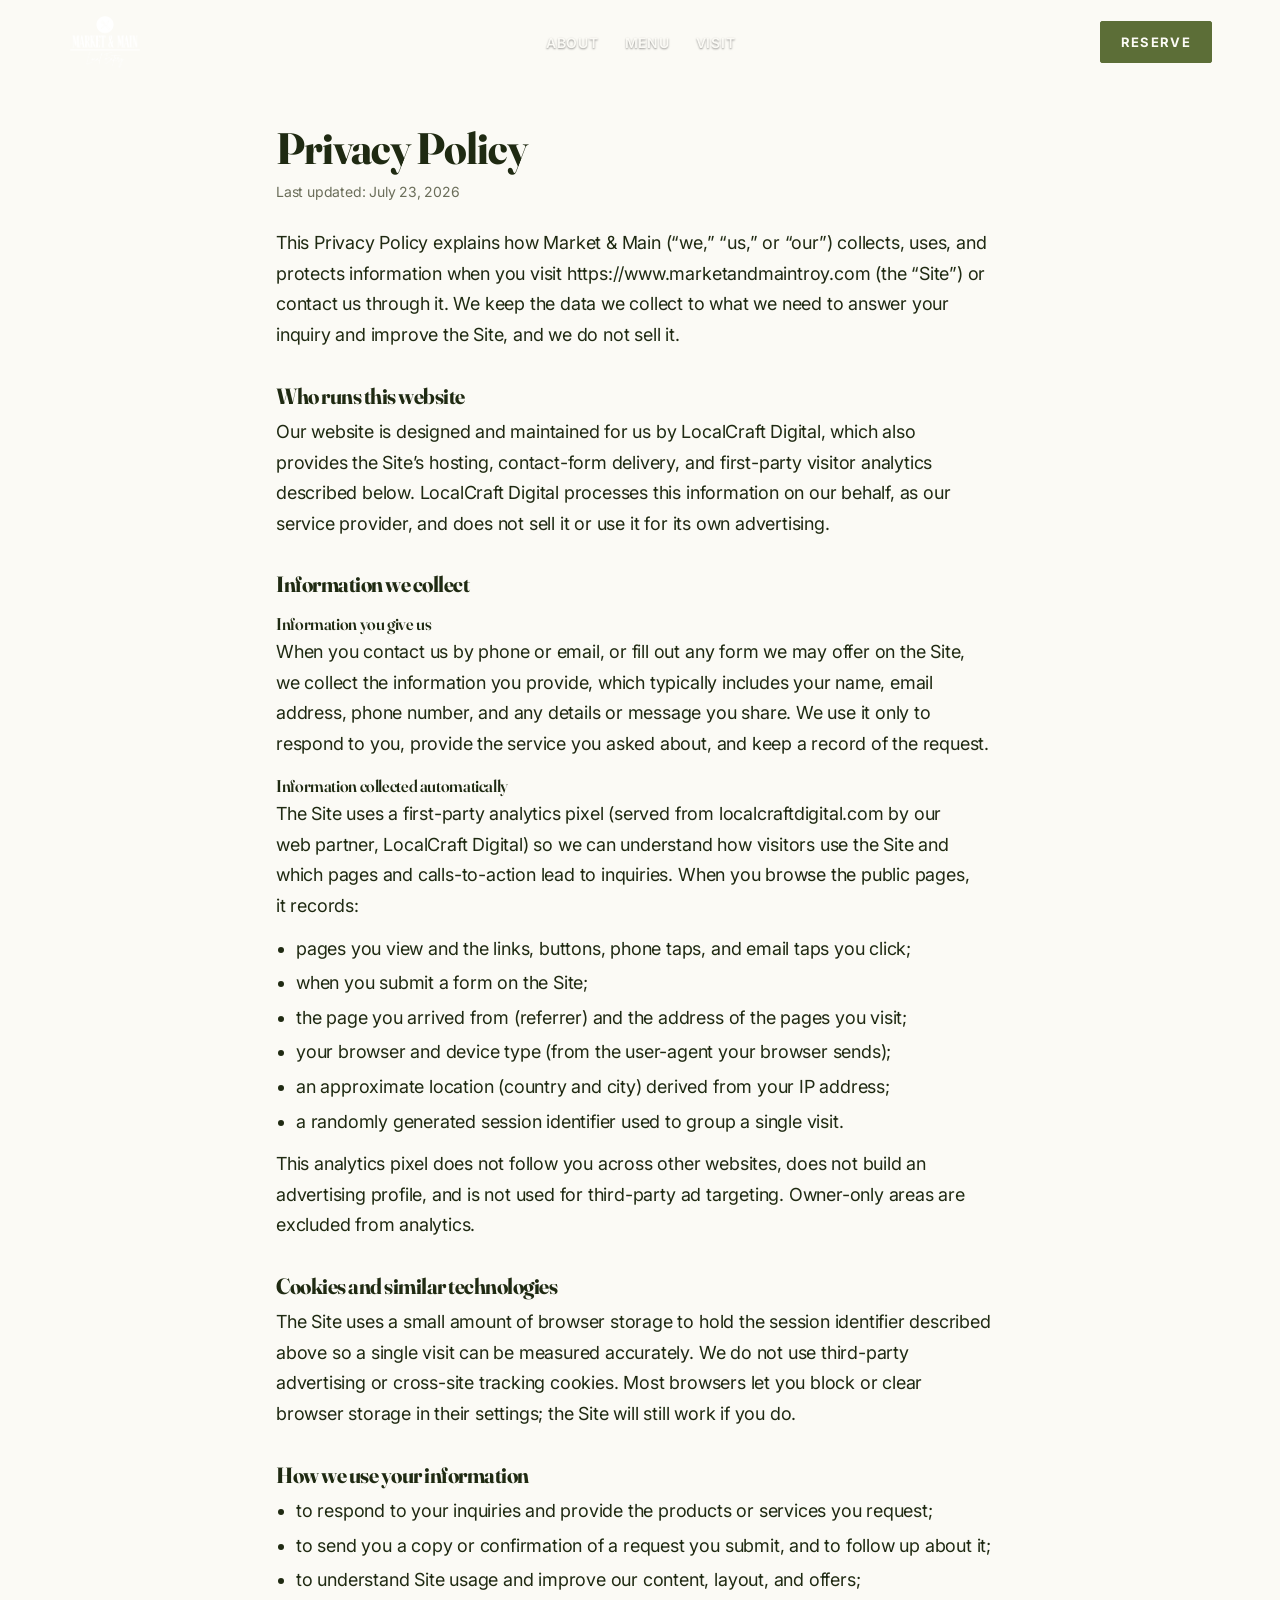
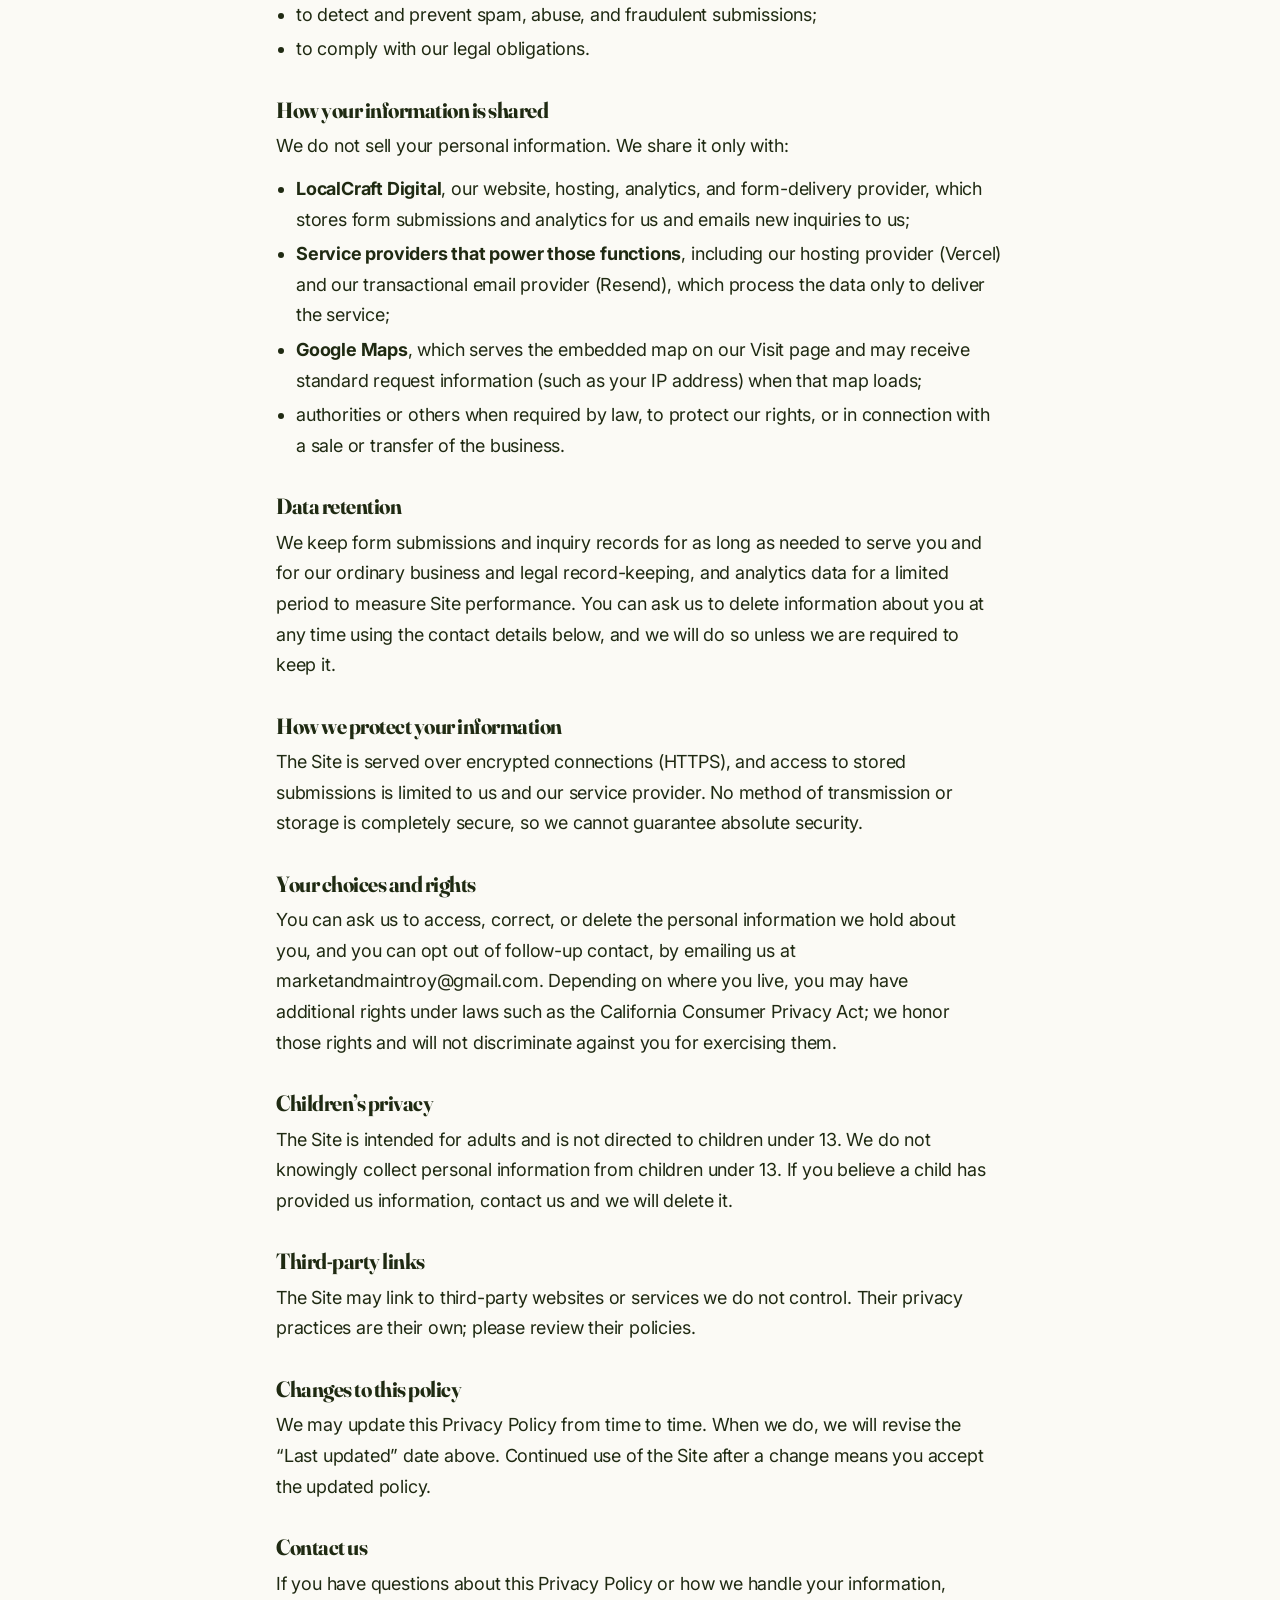
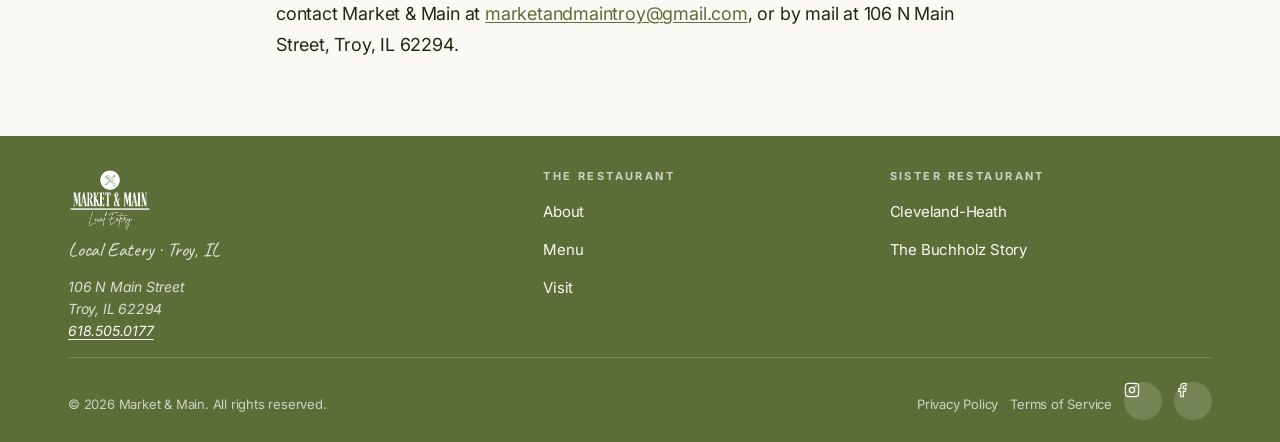
<file: privacy/index.html>
<!DOCTYPE html>
<html lang="en">
<head>
<meta charset="UTF-8">
<meta name="viewport" content="width=device-width, initial-scale=1, viewport-fit=cover">
<title>Privacy Policy · Market &amp; Main</title>
<meta name="description" content="How Market &amp; Main collects, uses, and protects information when you visit marketandmaintroy.com or contact us through it.">
<meta name="theme-color" content="#1F2A12">
<link rel="icon" type="image/png" sizes="32x32" href="/assets/brand/favicon-32.png">
<link rel="icon" type="image/png" sizes="16x16" href="/assets/brand/favicon-16.png">
<link rel="apple-touch-icon" href="/assets/brand/apple-touch-icon.png">
<link rel="canonical" href="https://www.marketandmaintroy.com/privacy">
<link rel="preconnect" href="https://fonts.googleapis.com">
<link rel="preconnect" href="https://fonts.gstatic.com" crossorigin>
<link rel="stylesheet" href="https://fonts.googleapis.com/css2?family=Caveat:wght@400;500;600&family=Fraunces:ital,opsz,wght@0,9..144,400;0,9..144,500;0,9..144,700;1,9..144,400;1,9..144,500&family=Inter:wght@400;500;600;700&display=swap">
<link rel="stylesheet" href="/styles.css">
  <meta name="robots" content="noindex, nofollow">
</head>
<body>

<a class="sr-only" href="#main">Skip to main content</a>

<header class="nav" data-nav>
  <div class="container nav__inner">
    <a href="/" class="nav__brand" aria-label="Market and Main home"><img src="/assets/brand/logo-official-white.png" alt="Market &amp; Main" class="nav__brand-img nav__brand-img--light"><img src="/assets/brand/logo-official.png" alt="" aria-hidden="true" class="nav__brand-img nav__brand-img--dark"></a>
    <nav aria-label="Primary"><ul class="nav__links"><li><a href="/about">About</a></li><li><a href="/menu">Menu</a></li><li><a href="/contact">Visit</a></li></ul></nav>
    <div class="nav__actions">
      <a href="/contact" class="nav__cta">Reserve</a>
      <button class="nav__menu-btn" type="button" aria-label="Open menu" data-drawer-open><svg viewBox="0 0 24 24" fill="none" stroke="currentColor" stroke-width="1.75" aria-hidden="true"><path d="M3 6h18M3 12h18M3 18h18"/></svg></button>
    </div>
  </div>
</header>

<div class="nav__drawer" data-drawer aria-hidden="true">
  <div class="nav__drawer-head"><img src="/assets/brand/logo-official-white.png" alt="Market &amp; Main"><button class="nav__menu-btn" type="button" aria-label="Close menu" data-drawer-close><svg viewBox="0 0 24 24" fill="none" stroke="currentColor" stroke-width="1.75" aria-hidden="true"><path d="M18 6 6 18M6 6l12 12"/></svg></button></div>
  <ul class="nav__drawer-links"><li><a href="/about">About</a></li><li><a href="/menu">Menu</a></li><li><a href="/contact">Visit</a></li><li><a href="tel:+16185050177">618.505.0177</a></li></ul>
  <div class="nav__drawer-foot"><span>106 N Main St · Troy, IL</span><span>Tue–Sat from 3pm</span></div>
</div>

<main id="main" class="legal-page">
  <div class="legal-wrap">
    <h1>Privacy Policy</h1>
    <p class="legal-meta">Last updated: July 23, 2026</p>

    <p>This Privacy Policy explains how Market &amp; Main (&ldquo;we,&rdquo; &ldquo;us,&rdquo; or &ldquo;our&rdquo;) collects, uses, and protects information when you visit https://www.marketandmaintroy.com (the &ldquo;Site&rdquo;) or contact us through it. We keep the data we collect to what we need to answer your inquiry and improve the Site, and we do not sell it.</p>

    <h2>Who runs this website</h2>
    <p>Our website is designed and maintained for us by LocalCraft Digital, which also provides the Site&rsquo;s hosting, contact-form delivery, and first-party visitor analytics described below. LocalCraft Digital processes this information on our behalf, as our service provider, and does not sell it or use it for its own advertising.</p>

    <h2>Information we collect</h2>
    <h3>Information you give us</h3>
    <p>When you contact us by phone or email, or fill out any form we may offer on the Site, we collect the information you provide, which typically includes your name, email address, phone number, and any details or message you share. We use it only to respond to you, provide the service you asked about, and keep a record of the request.</p>

    <h3>Information collected automatically</h3>
    <p>The Site uses a first-party analytics pixel (served from localcraftdigital.com by our web partner, LocalCraft Digital) so we can understand how visitors use the Site and which pages and calls-to-action lead to inquiries. When you browse the public pages, it records:</p>
    <ul>
      <li>pages you view and the links, buttons, phone taps, and email taps you click;</li>
      <li>when you submit a form on the Site;</li>
      <li>the page you arrived from (referrer) and the address of the pages you visit;</li>
      <li>your browser and device type (from the user-agent your browser sends);</li>
      <li>an approximate location (country and city) derived from your IP address;</li>
      <li>a randomly generated session identifier used to group a single visit.</li>
    </ul>
    <p>This analytics pixel does not follow you across other websites, does not build an advertising profile, and is not used for third-party ad targeting. Owner-only areas are excluded from analytics.</p>

    <h2>Cookies and similar technologies</h2>
    <p>The Site uses a small amount of browser storage to hold the session identifier described above so a single visit can be measured accurately. We do not use third-party advertising or cross-site tracking cookies. Most browsers let you block or clear browser storage in their settings; the Site will still work if you do.</p>

    <h2>How we use your information</h2>
    <ul>
      <li>to respond to your inquiries and provide the products or services you request;</li>
      <li>to send you a copy or confirmation of a request you submit, and to follow up about it;</li>
      <li>to understand Site usage and improve our content, layout, and offers;</li>
      <li>to detect and prevent spam, abuse, and fraudulent submissions;</li>
      <li>to comply with our legal obligations.</li>
    </ul>

    <h2>How your information is shared</h2>
    <p>We do not sell your personal information. We share it only with:</p>
    <ul>
      <li><strong>LocalCraft Digital</strong>, our website, hosting, analytics, and form-delivery provider, which stores form submissions and analytics for us and emails new inquiries to us;</li>
      <li><strong>Service providers that power those functions</strong>, including our hosting provider (Vercel) and our transactional email provider (Resend), which process the data only to deliver the service;</li>
      <li><strong>Google Maps</strong>, which serves the embedded map on our Visit page and may receive standard request information (such as your IP address) when that map loads;</li>
      <li>authorities or others when required by law, to protect our rights, or in connection with a sale or transfer of the business.</li>
    </ul>

    <h2>Data retention</h2>
    <p>We keep form submissions and inquiry records for as long as needed to serve you and for our ordinary business and legal record-keeping, and analytics data for a limited period to measure Site performance. You can ask us to delete information about you at any time using the contact details below, and we will do so unless we are required to keep it.</p>

    <h2>How we protect your information</h2>
    <p>The Site is served over encrypted connections (HTTPS), and access to stored submissions is limited to us and our service provider. No method of transmission or storage is completely secure, so we cannot guarantee absolute security.</p>

    <h2>Your choices and rights</h2>
    <p>You can ask us to access, correct, or delete the personal information we hold about you, and you can opt out of follow-up contact, by emailing us at marketandmaintroy@gmail.com. Depending on where you live, you may have additional rights under laws such as the California Consumer Privacy Act; we honor those rights and will not discriminate against you for exercising them.</p>

    <h2>Children&rsquo;s privacy</h2>
    <p>The Site is intended for adults and is not directed to children under 13. We do not knowingly collect personal information from children under 13. If you believe a child has provided us information, contact us and we will delete it.</p>

    <h2>Third-party links</h2>
    <p>The Site may link to third-party websites or services we do not control. Their privacy practices are their own; please review their policies.</p>

    <h2>Changes to this policy</h2>
    <p>We may update this Privacy Policy from time to time. When we do, we will revise the &ldquo;Last updated&rdquo; date above. Continued use of the Site after a change means you accept the updated policy.</p>

    <h2>Contact us</h2>
    <p>If you have questions about this Privacy Policy or how we handle your information, contact Market &amp; Main at <a href="mailto:marketandmaintroy@gmail.com">marketandmaintroy@gmail.com</a>, or by mail at 106 N Main Street, Troy, IL 62294.</p>
  </div>
</main>

<footer class="footer">
  <div class="container">
    <div class="footer__top">
      <div class="footer__brand">
        <img src="/assets/brand/logo-official-white.png" alt="Market &amp; Main">
        <span class="footer__tag">Local Eatery · Troy, IL</span>
        <address class="footer__addr">106 N Main Street<br>Troy, IL 62294<br><a href="tel:+16185050177">618.505.0177</a></address>
      </div>
      <div class="footer__col"><h4>The Restaurant</h4><ul><li><a href="/about">About</a></li><li><a href="/menu">Menu</a></li><li><a href="/contact">Visit</a></li></ul></div>
      <div class="footer__col"><h4>Sister Restaurant</h4><ul><li><a href="https://clevelandheath-website.vercel.app">Cleveland-Heath</a></li><li><a href="https://clevelandheath-website.vercel.app/about">The Buchholz Story</a></li></ul></div>
    </div>
    <div class="footer__bottom">
      <span>© 2026 Market &amp; Main. All rights reserved.</span>
      <ul class="footer__legal"><li><a href="/privacy">Privacy Policy</a></li><li><a href="/terms">Terms of Service</a></li></ul>
      <ul class="footer__social"><li><a href="https://www.instagram.com/marketandmaintroy" target="_blank" rel="noopener" aria-label="Instagram"><svg viewBox="0 0 24 24" fill="none" stroke="currentColor" stroke-width="1.75" aria-hidden="true"><rect x="2" y="2" width="20" height="20" rx="5"/><circle cx="12" cy="12" r="4"/><circle cx="17.5" cy="6.5" r="0.5" fill="currentColor"/></svg></a></li><li><a href="https://www.facebook.com/profile.php?id=61588604853733" target="_blank" rel="noopener" aria-label="Facebook"><svg viewBox="0 0 24 24" fill="none" stroke="currentColor" stroke-width="1.75" aria-hidden="true"><path d="M18 2h-3a5 5 0 0 0-5 5v3H7v4h3v8h4v-8h3l1-4h-4V7a1 1 0 0 1 1-1h3z"/></svg></a></li></ul>
    </div>
  </div>
</footer>

<script>
  (function(){var n=document.querySelector("[data-nav]");if(!n)return;var u=function(){if(window.scrollY>40)n.classList.add("is-scrolled");else n.classList.remove("is-scrolled");};u();window.addEventListener("scroll",u,{passive:true});})();
  (function(){var d=document.querySelector("[data-drawer]");if(!d)return;var o=function(){d.dataset.open="true";d.setAttribute("aria-hidden","false");document.body.classList.add("no-scroll");},c=function(){d.dataset.open="false";d.setAttribute("aria-hidden","true");document.body.classList.remove("no-scroll");};document.querySelectorAll("[data-drawer-open]").forEach(function(b){b.addEventListener("click",o);});document.querySelectorAll("[data-drawer-close]").forEach(function(b){b.addEventListener("click",c);});d.querySelectorAll("a").forEach(function(a){a.addEventListener("click",c);});document.addEventListener("keydown",function(e){if(e.key==="Escape")c();});})();
</script>

</body>
</html>
</file>
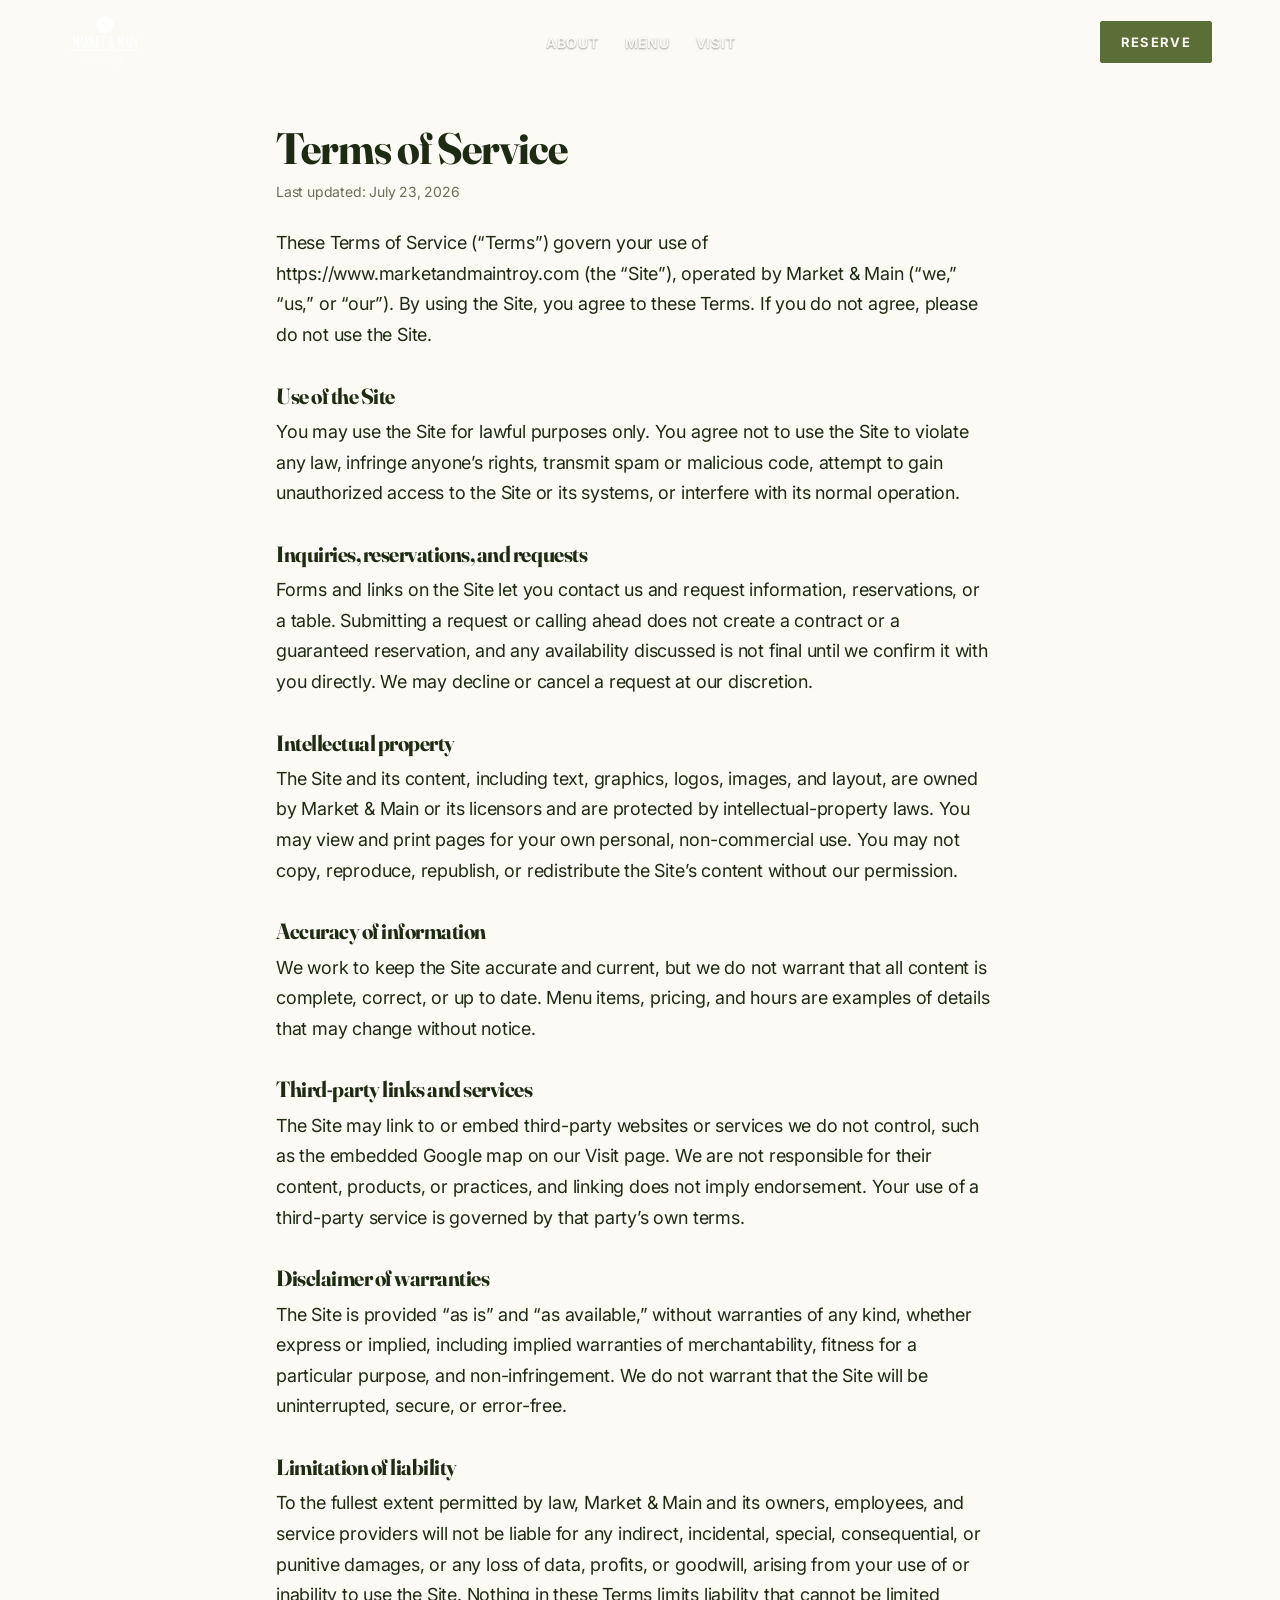
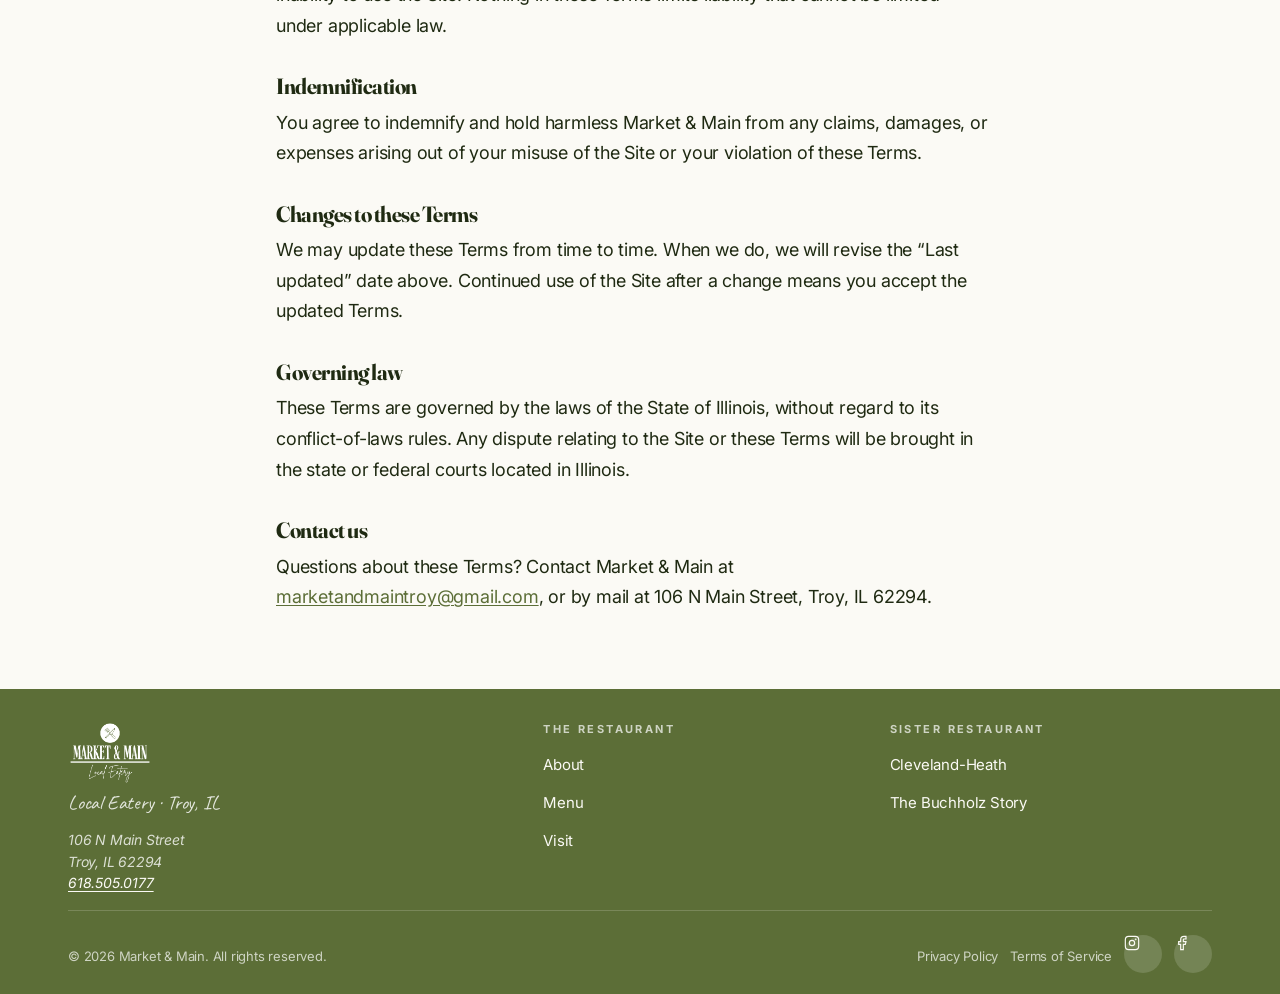
<file: terms/index.html>
<!DOCTYPE html>
<html lang="en">
<head>
<meta charset="UTF-8">
<meta name="viewport" content="width=device-width, initial-scale=1, viewport-fit=cover">
<title>Terms of Service · Market &amp; Main</title>
<meta name="description" content="The terms that govern your use of the Market &amp; Main website at marketandmaintroy.com.">
<meta name="theme-color" content="#1F2A12">
<link rel="icon" type="image/png" sizes="32x32" href="/assets/brand/favicon-32.png">
<link rel="icon" type="image/png" sizes="16x16" href="/assets/brand/favicon-16.png">
<link rel="apple-touch-icon" href="/assets/brand/apple-touch-icon.png">
<link rel="canonical" href="https://www.marketandmaintroy.com/terms">
<link rel="preconnect" href="https://fonts.googleapis.com">
<link rel="preconnect" href="https://fonts.gstatic.com" crossorigin>
<link rel="stylesheet" href="https://fonts.googleapis.com/css2?family=Caveat:wght@400;500;600&family=Fraunces:ital,opsz,wght@0,9..144,400;0,9..144,500;0,9..144,700;1,9..144,400;1,9..144,500&family=Inter:wght@400;500;600;700&display=swap">
<link rel="stylesheet" href="/styles.css">
  <meta name="robots" content="noindex, nofollow">
</head>
<body>

<a class="sr-only" href="#main">Skip to main content</a>

<header class="nav" data-nav>
  <div class="container nav__inner">
    <a href="/" class="nav__brand" aria-label="Market and Main home"><img src="/assets/brand/logo-official-white.png" alt="Market &amp; Main" class="nav__brand-img nav__brand-img--light"><img src="/assets/brand/logo-official.png" alt="" aria-hidden="true" class="nav__brand-img nav__brand-img--dark"></a>
    <nav aria-label="Primary"><ul class="nav__links"><li><a href="/about">About</a></li><li><a href="/menu">Menu</a></li><li><a href="/contact">Visit</a></li></ul></nav>
    <div class="nav__actions">
      <a href="/contact" class="nav__cta">Reserve</a>
      <button class="nav__menu-btn" type="button" aria-label="Open menu" data-drawer-open><svg viewBox="0 0 24 24" fill="none" stroke="currentColor" stroke-width="1.75" aria-hidden="true"><path d="M3 6h18M3 12h18M3 18h18"/></svg></button>
    </div>
  </div>
</header>

<div class="nav__drawer" data-drawer aria-hidden="true">
  <div class="nav__drawer-head"><img src="/assets/brand/logo-official-white.png" alt="Market &amp; Main"><button class="nav__menu-btn" type="button" aria-label="Close menu" data-drawer-close><svg viewBox="0 0 24 24" fill="none" stroke="currentColor" stroke-width="1.75" aria-hidden="true"><path d="M18 6 6 18M6 6l12 12"/></svg></button></div>
  <ul class="nav__drawer-links"><li><a href="/about">About</a></li><li><a href="/menu">Menu</a></li><li><a href="/contact">Visit</a></li><li><a href="tel:+16185050177">618.505.0177</a></li></ul>
  <div class="nav__drawer-foot"><span>106 N Main St · Troy, IL</span><span>Tue–Sat from 3pm</span></div>
</div>

<main id="main" class="legal-page">
  <div class="legal-wrap">
    <h1>Terms of Service</h1>
    <p class="legal-meta">Last updated: July 23, 2026</p>

    <p>These Terms of Service (&ldquo;Terms&rdquo;) govern your use of https://www.marketandmaintroy.com (the &ldquo;Site&rdquo;), operated by Market &amp; Main (&ldquo;we,&rdquo; &ldquo;us,&rdquo; or &ldquo;our&rdquo;). By using the Site, you agree to these Terms. If you do not agree, please do not use the Site.</p>

    <h2>Use of the Site</h2>
    <p>You may use the Site for lawful purposes only. You agree not to use the Site to violate any law, infringe anyone&rsquo;s rights, transmit spam or malicious code, attempt to gain unauthorized access to the Site or its systems, or interfere with its normal operation.</p>

    <h2>Inquiries, reservations, and requests</h2>
    <p>Forms and links on the Site let you contact us and request information, reservations, or a table. Submitting a request or calling ahead does not create a contract or a guaranteed reservation, and any availability discussed is not final until we confirm it with you directly. We may decline or cancel a request at our discretion.</p>

    <h2>Intellectual property</h2>
    <p>The Site and its content, including text, graphics, logos, images, and layout, are owned by Market &amp; Main or its licensors and are protected by intellectual-property laws. You may view and print pages for your own personal, non-commercial use. You may not copy, reproduce, republish, or redistribute the Site&rsquo;s content without our permission.</p>

    <h2>Accuracy of information</h2>
    <p>We work to keep the Site accurate and current, but we do not warrant that all content is complete, correct, or up to date. Menu items, pricing, and hours are examples of details that may change without notice.</p>

    <h2>Third-party links and services</h2>
    <p>The Site may link to or embed third-party websites or services we do not control, such as the embedded Google map on our Visit page. We are not responsible for their content, products, or practices, and linking does not imply endorsement. Your use of a third-party service is governed by that party&rsquo;s own terms.</p>

    <h2>Disclaimer of warranties</h2>
    <p>The Site is provided &ldquo;as is&rdquo; and &ldquo;as available,&rdquo; without warranties of any kind, whether express or implied, including implied warranties of merchantability, fitness for a particular purpose, and non-infringement. We do not warrant that the Site will be uninterrupted, secure, or error-free.</p>

    <h2>Limitation of liability</h2>
    <p>To the fullest extent permitted by law, Market &amp; Main and its owners, employees, and service providers will not be liable for any indirect, incidental, special, consequential, or punitive damages, or any loss of data, profits, or goodwill, arising from your use of or inability to use the Site. Nothing in these Terms limits liability that cannot be limited under applicable law.</p>

    <h2>Indemnification</h2>
    <p>You agree to indemnify and hold harmless Market &amp; Main from any claims, damages, or expenses arising out of your misuse of the Site or your violation of these Terms.</p>

    <h2>Changes to these Terms</h2>
    <p>We may update these Terms from time to time. When we do, we will revise the &ldquo;Last updated&rdquo; date above. Continued use of the Site after a change means you accept the updated Terms.</p>

    <h2>Governing law</h2>
    <p>These Terms are governed by the laws of the State of Illinois, without regard to its conflict-of-laws rules. Any dispute relating to the Site or these Terms will be brought in the state or federal courts located in Illinois.</p>

    <h2>Contact us</h2>
    <p>Questions about these Terms? Contact Market &amp; Main at <a href="mailto:marketandmaintroy@gmail.com">marketandmaintroy@gmail.com</a>, or by mail at 106 N Main Street, Troy, IL 62294.</p>
  </div>
</main>

<footer class="footer">
  <div class="container">
    <div class="footer__top">
      <div class="footer__brand">
        <img src="/assets/brand/logo-official-white.png" alt="Market &amp; Main">
        <span class="footer__tag">Local Eatery · Troy, IL</span>
        <address class="footer__addr">106 N Main Street<br>Troy, IL 62294<br><a href="tel:+16185050177">618.505.0177</a></address>
      </div>
      <div class="footer__col"><h4>The Restaurant</h4><ul><li><a href="/about">About</a></li><li><a href="/menu">Menu</a></li><li><a href="/contact">Visit</a></li></ul></div>
      <div class="footer__col"><h4>Sister Restaurant</h4><ul><li><a href="https://clevelandheath-website.vercel.app">Cleveland-Heath</a></li><li><a href="https://clevelandheath-website.vercel.app/about">The Buchholz Story</a></li></ul></div>
    </div>
    <div class="footer__bottom">
      <span>© 2026 Market &amp; Main. All rights reserved.</span>
      <ul class="footer__legal"><li><a href="/privacy">Privacy Policy</a></li><li><a href="/terms">Terms of Service</a></li></ul>
      <ul class="footer__social"><li><a href="https://www.instagram.com/marketandmaintroy" target="_blank" rel="noopener" aria-label="Instagram"><svg viewBox="0 0 24 24" fill="none" stroke="currentColor" stroke-width="1.75" aria-hidden="true"><rect x="2" y="2" width="20" height="20" rx="5"/><circle cx="12" cy="12" r="4"/><circle cx="17.5" cy="6.5" r="0.5" fill="currentColor"/></svg></a></li><li><a href="https://www.facebook.com/profile.php?id=61588604853733" target="_blank" rel="noopener" aria-label="Facebook"><svg viewBox="0 0 24 24" fill="none" stroke="currentColor" stroke-width="1.75" aria-hidden="true"><path d="M18 2h-3a5 5 0 0 0-5 5v3H7v4h3v8h4v-8h3l1-4h-4V7a1 1 0 0 1 1-1h3z"/></svg></a></li></ul>
    </div>
  </div>
</footer>

<script>
  (function(){var n=document.querySelector("[data-nav]");if(!n)return;var u=function(){if(window.scrollY>40)n.classList.add("is-scrolled");else n.classList.remove("is-scrolled");};u();window.addEventListener("scroll",u,{passive:true});})();
  (function(){var d=document.querySelector("[data-drawer]");if(!d)return;var o=function(){d.dataset.open="true";d.setAttribute("aria-hidden","false");document.body.classList.add("no-scroll");},c=function(){d.dataset.open="false";d.setAttribute("aria-hidden","true");document.body.classList.remove("no-scroll");};document.querySelectorAll("[data-drawer-open]").forEach(function(b){b.addEventListener("click",o);});document.querySelectorAll("[data-drawer-close]").forEach(function(b){b.addEventListener("click",c);});d.querySelectorAll("a").forEach(function(a){a.addEventListener("click",c);});document.addEventListener("keydown",function(e){if(e.key==="Escape")c();});})();
</script>

</body>
</html>
</file>
<file: styles.css>
/* ============================================================
   Market & Main · styles.css
   Sister restaurant to Cleveland-Heath. Olive palette, brighter
   off-white, same Fraunces + Inter base for family cohesion.
   ============================================================ */

/* ---------- Reset ---------- */
*, *::before, *::after { box-sizing: border-box; }
* { margin: 0; }
html { -webkit-text-size-adjust: 100%; }
html:focus-within { scroll-behavior: smooth; }
body { line-height: 1.55; -webkit-font-smoothing: antialiased; }
img, picture, video, canvas, svg { display: block; max-width: 100%; height: auto; }
input, button, textarea, select { font: inherit; color: inherit; }
button { cursor: pointer; border: none; background: none; padding: 0; }
a { color: inherit; text-decoration: none; }
p, h1, h2, h3, h4, h5, h6 { overflow-wrap: break-word; text-wrap: pretty; }
h1, h2, h3 { text-wrap: balance; }
ul[role="list"] { list-style: none; padding: 0; }

/* ---------- Tokens ---------- */
:root {
  /* Core — warm olive-tinted near-black, crisp off-white, pure white cards */
  --ink: #1F2A12;
  --ink-soft: #2D3A1C;
  --paper: #FBFAF5;
  --bone: #FFFFFF;
  --rule: rgba(31, 42, 18, 0.12);

  /* Olive — primary brand color, drawn from the M&M wordmark */
  --olive: #5C6E37;
  --olive-deep: #3F4A24;
  --olive-light: #9EAB6F;
  --olive-pale: #E5EAD2;

  /* Ember — sparing cousin-nod to Cleveland-Heath's pumpkin orange */
  --ember: #B85820;

  /* Neutrals */
  --smoke: #6B6E5A;
  --smoke-soft: #948F75;
  --linen: #E8E6DA;
  --shadow: rgba(31, 42, 18, 0.08);
  --shadow-lift: rgba(31, 42, 18, 0.16);

  /* Aliases */
  --bg: var(--paper);
  --bg-elevated: var(--bone);
  --text: var(--ink);
  --text-muted: var(--smoke);
  --accent: var(--olive);
  --divider: var(--rule);

  /* Type */
  --font-display: "Fraunces", Georgia, "Times New Roman", serif;
  --font-body: "Inter", -apple-system, BlinkMacSystemFont, "Segoe UI", Helvetica, Arial, sans-serif;
  --font-script: "Caveat", "Sacramento", cursive;

  /* Type scale (fluid) */
  --fs-eyebrow: 0.75rem;
  --fs-small: 0.875rem;
  --fs-body: clamp(1rem, 0.95rem + 0.25vw, 1.125rem);
  --fs-lead: clamp(1.125rem, 1rem + 0.6vw, 1.375rem);
  --fs-h4: clamp(1.25rem, 1.15rem + 0.5vw, 1.5rem);
  --fs-h3: clamp(1.5rem, 1.3rem + 0.9vw, 2rem);
  --fs-h2: clamp(2rem, 1.6rem + 1.8vw, 3.25rem);
  --fs-h1: clamp(2.5rem, 1.8rem + 3.2vw, 4.25rem);
  --fs-display: clamp(3.25rem, 2.2rem + 4.8vw, 6rem);

  /* Spacing */
  --space-1: 0.25rem;
  --space-2: 0.5rem;
  --space-3: 0.75rem;
  --space-4: 1rem;
  --space-5: 1.5rem;
  --space-6: 2rem;
  --space-7: 3rem;
  --space-8: 4rem;
  --space-9: 6rem;
  --space-10: 8rem;
  --space-section: clamp(4rem, 6vw + 1rem, 8rem);

  --max-w: 1240px;
  --gutter: clamp(1.25rem, 4vw, 3rem);

  --ease: cubic-bezier(0.22, 1, 0.36, 1);
  --dur-fast: 200ms;
  --dur: 360ms;
  --dur-slow: 700ms;
}

/* Sections that always render dark */
.section--dark {
  background: var(--ink);
  color: var(--paper);
  --text: var(--paper);
  --text-muted: rgba(251, 250, 245, 0.78);
  --divider: rgba(251, 250, 245, 0.14);
  --bg: var(--ink);
  --bg-elevated: var(--ink-soft);
}

/* Olive callout — feature sections (Behind the Bar equivalent on M&M) */
.section--olive {
  background: var(--olive);
  color: var(--paper);
  --text: var(--paper);
  --text-muted: rgba(255, 255, 255, 0.86);
  --divider: rgba(255, 255, 255, 0.22);
  --bg: var(--olive);
  --bg-elevated: var(--olive-deep);
  --accent: var(--olive-pale);
}

/* ---------- Base ---------- */
html { background: var(--bg); color: var(--text); }

body {
  background: var(--bg);
  color: var(--text);
  font-family: var(--font-body);
  font-size: var(--fs-body);
  font-weight: 400;
  letter-spacing: -0.011em;
  min-height: 100dvh;
  overflow-x: hidden;
}

::selection { background: var(--olive); color: var(--paper); }
input, textarea, select { font-size: max(16px, 1rem); }

/* ---------- Typography ---------- */
.display, h1, h2, h3 {
  font-family: var(--font-display);
  font-weight: 700;
  font-variation-settings: "opsz" 96;
  line-height: 1.04;
  letter-spacing: -0.022em;
}
h3 { font-weight: 500; }

.display { font-size: var(--fs-display); line-height: 0.94; letter-spacing: -0.03em; }
h1, .h1 { font-size: var(--fs-h1); }
h2, .h2 { font-size: var(--fs-h2); line-height: 1.06; }
h3, .h3 { font-size: var(--fs-h3); line-height: 1.15; }
h4, .h4 { font-family: var(--font-body); font-size: var(--fs-h4); font-weight: 600; letter-spacing: -0.014em; }

.lead { font-size: var(--fs-lead); line-height: 1.5; color: var(--text-muted); max-width: 60ch; }

.eyebrow {
  font-family: var(--font-body);
  font-size: var(--fs-eyebrow);
  font-weight: 700;
  letter-spacing: 0.22em;
  text-transform: uppercase;
  color: var(--accent);
}

.italic-display { font-family: var(--font-display); font-style: italic; font-weight: 400; }

.script {
  font-family: var(--font-script);
  font-style: italic;
  font-weight: 400;
  color: var(--olive);
  letter-spacing: -0.005em;
}

p { max-width: 65ch; }
.prose p + p { margin-top: 1.25em; }

/* ---------- Layout ---------- */
.container { width: 100%; max-width: var(--max-w); margin-inline: auto; padding-inline: var(--gutter); }
.container--narrow { max-width: 880px; }
.container--reading { max-width: 720px; }

.section { padding-block: var(--space-section); position: relative; }
.section--tight { padding-block: clamp(3rem, 4vw + 1rem, 5rem); }

/* ---------- Navigation ---------- */
.nav {
  position: fixed;
  top: 0; left: 0; right: 0;
  z-index: 50;
  padding-top: env(safe-area-inset-top);
  background: transparent;
  transition: background-color var(--dur) var(--ease), box-shadow var(--dur) var(--ease);
}

.nav.is-scrolled,
.nav--solid {
  background: var(--paper);
  box-shadow: 0 4px 20px rgba(31, 42, 18, 0.06);
  border-bottom: 1px solid var(--divider);
}

.nav__inner {
  display: flex;
  align-items: center;
  justify-content: space-between;
  gap: var(--space-5);
  padding-block: 0.875rem;
  min-height: 72px;
  transition: min-height var(--dur) var(--ease);
}

.nav.is-scrolled .nav__inner { min-height: 64px; }

.nav__brand { display: flex; align-items: center; color: var(--paper); }
.nav__brand img { height: 56px; width: auto; }

/* Two-logo swap: light wordmark for transparent (over-hero) nav,
   dark wordmark for the scrolled / solid nav over the paper background. */
.nav__brand-img--dark { display: none; }
.nav.is-scrolled .nav__brand-img--light,
.nav--solid .nav__brand-img--light { display: none; }
.nav.is-scrolled .nav__brand-img--dark,
.nav--solid .nav__brand-img--dark { display: block; }
.nav.is-scrolled .nav__brand,
.nav--solid .nav__brand { color: var(--olive); }

.nav__links { display: none; align-items: center; gap: clamp(1rem, 2vw, 2rem); list-style: none; }
.nav__links a {
  font-size: 0.875rem;
  font-weight: 600;
  letter-spacing: 0.06em;
  text-transform: uppercase;
  color: var(--paper);
  text-shadow: 0 1px 2px rgba(0, 0, 0, 0.4);
  padding: 0.25rem 0;
  position: relative;
}
.nav__links a::after {
  content: "";
  position: absolute;
  left: 0; right: 0; bottom: -4px;
  height: 2px;
  background: var(--olive-light);
  transform: scaleX(0);
  transform-origin: left center;
  transition: transform var(--dur) var(--ease);
}
.nav__links a:hover::after,
.nav__links a[aria-current="page"]::after { transform: scaleX(1); }

.nav.is-scrolled .nav__links a,
.nav--solid .nav__links a { color: var(--ink); text-shadow: none; }
.nav.is-scrolled .nav__links a::after,
.nav--solid .nav__links a::after { background: var(--olive); }

.nav__actions { display: flex; align-items: center; gap: 0.625rem; }

.nav__cta {
  display: inline-flex;
  align-items: center;
  padding: 0.625rem 1.25rem;
  font-family: var(--font-body);
  font-size: 0.8125rem;
  font-weight: 700;
  letter-spacing: 0.1em;
  text-transform: uppercase;
  background: var(--olive);
  color: var(--paper);
  border-radius: 2px;
  border: 1.5px solid var(--olive);
  transition: background-color var(--dur-fast) var(--ease);
  touch-action: manipulation;
}
.nav__cta:hover { background: var(--olive-deep); border-color: var(--olive-deep); }

.nav__menu-btn { width: 44px; height: 44px; display: grid; place-items: center; color: var(--paper); text-shadow: 0 1px 2px rgba(0, 0, 0, 0.4); }
.nav.is-scrolled .nav__menu-btn,
.nav--solid .nav__menu-btn { color: var(--ink); text-shadow: none; }
.nav__menu-btn svg { width: 24px; height: 24px; }

/* Mobile drawer */
.nav__drawer {
  position: fixed; inset: 0;
  background: var(--ink);
  z-index: 60;
  display: flex; flex-direction: column;
  padding: calc(var(--space-5) + env(safe-area-inset-top)) var(--space-5) calc(var(--space-5) + env(safe-area-inset-bottom));
  transform: translateX(100%);
  transition: transform var(--dur) var(--ease);
  visibility: hidden;
  overflow-y: auto;
  overscroll-behavior: contain;
  color: var(--paper);
}
.nav__drawer[data-open="true"] { transform: translateX(0); visibility: visible; }
.nav__drawer-head { display: flex; justify-content: space-between; align-items: center; margin-bottom: var(--space-7); }
.nav__drawer-head { color: var(--paper); }
.nav__drawer-head img { height: 56px; }
.nav__drawer-head .nav__menu-btn { color: var(--paper); text-shadow: none; }
.nav__drawer-links { display: flex; flex-direction: column; gap: var(--space-3); list-style: none; padding: 0; margin: 0; }
.nav__drawer-links a { font-family: var(--font-display); font-style: italic; font-weight: 500; font-size: 2rem; color: var(--paper); }
.nav__drawer-foot { margin-top: auto; padding-top: var(--space-6); border-top: 1px solid rgba(251, 250, 245, 0.12); display: flex; flex-direction: column; gap: var(--space-3); font-size: 0.875rem; color: rgba(251, 250, 245, 0.65); }

@media (min-width: 900px) {
  .nav__links { display: flex; }
  .nav__menu-btn { display: none; }
}

/* ---------- Buttons ---------- */
.btn {
  display: inline-flex;
  align-items: center;
  gap: 0.5rem;
  padding: 0.875rem 1.75rem;
  font-family: var(--font-body);
  font-size: 0.875rem;
  font-weight: 700;
  letter-spacing: 0.1em;
  text-transform: uppercase;
  border-radius: 2px;
  transition: background-color var(--dur-fast) var(--ease), color var(--dur-fast) var(--ease), border-color var(--dur-fast) var(--ease);
  white-space: nowrap;
  border: 1.5px solid transparent;
  touch-action: manipulation;
}
.btn--primary { background: var(--olive); color: var(--paper); border-color: var(--olive); }
.btn--primary:hover { background: var(--olive-deep); border-color: var(--olive-deep); }
.btn--ink { background: var(--ink); color: var(--paper); border-color: var(--ink); }
.btn--ink:hover { background: var(--olive); border-color: var(--olive); }
.btn--secondary { background: transparent; color: var(--text); border-color: var(--text); }
.btn--secondary:hover { background: var(--text); color: var(--bg); }
.btn--outline-light { background: transparent; color: var(--paper); border-color: var(--paper); }
.btn--outline-light:hover { background: var(--paper); color: var(--ink); }
.btn--ghost { background: transparent; color: var(--text); border-color: transparent; padding-inline: 0; }
.btn--ghost::after { content: "→"; margin-left: 0.5rem; transition: transform var(--dur-fast) var(--ease); }
.btn--ghost:hover { color: var(--olive); }
.btn--ghost:hover::after { transform: translateX(3px); }
.btn--lg { padding: 1.125rem 2rem; font-size: 0.9375rem; }
.btn-row { display: flex; gap: var(--space-3); flex-wrap: wrap; }

/* ---------- Hero ---------- */
.hero {
  position: relative;
  min-height: clamp(620px, 92dvh, 880px);
  display: grid;
  place-items: center;
  text-align: center;
  overflow: hidden;
  color: var(--paper);
  padding-top: env(safe-area-inset-top);
}

.hero__bg { position: absolute; inset: 0; z-index: 0; }
.hero__bg img { width: 100%; height: 100%; object-fit: cover; }
.hero__bg::after {
  content: "";
  position: absolute; inset: 0;
  background: linear-gradient(180deg, rgba(31, 42, 18, 0.55) 0%, rgba(31, 42, 18, 0.45) 40%, rgba(31, 42, 18, 0.85) 100%);
}

.hero__inner {
  position: relative; z-index: 1;
  display: grid; gap: var(--space-5);
  justify-items: center;
  padding-block: clamp(6rem, 10vh, 8rem) clamp(4rem, 8vh, 6rem);
}

.hero__logo {
  width: min(348px, 72vw);
  height: auto;
  color: var(--paper);
  filter: drop-shadow(0 4px 16px rgba(0, 0, 0, 0.4));
}

.hero__tagline {
  font-family: var(--font-script);
  font-weight: 400;
  font-size: clamp(2rem, 1.4rem + 2.4vw, 3.25rem);
  color: var(--olive-light);
  line-height: 1;
  margin-top: -0.5rem;
}

.hero__sub {
  color: rgba(251, 250, 245, 0.88);
  font-size: var(--fs-lead);
  max-width: 50ch;
  font-weight: 400;
}

/* Photo hero (homepage): drop the tint so the sunset reads true; text carries its own legibility */
.hero--photo .hero__bg::after { display: none; }
.hero--photo .hero__logo { filter: drop-shadow(0 6px 24px rgba(0, 0, 0, 0.55)); }
.hero--photo .hero__tagline { text-shadow: 0 2px 18px rgba(0, 0, 0, 0.55), 0 1px 3px rgba(0, 0, 0, 0.5); }
.hero--photo .hero__sub { text-shadow: 0 1px 4px rgba(0, 0, 0, 0.7), 0 2px 16px rgba(0, 0, 0, 0.55); }

.hero--page { min-height: clamp(420px, 56dvh, 540px); }
.hero__page-title { font-family: var(--font-display); font-weight: 700; font-size: clamp(2.5rem, 1.6rem + 3.2vw, 4.5rem); color: var(--paper); line-height: 1; }
.hero__page-subtitle { font-family: var(--font-script); font-weight: 400; font-size: clamp(1.5rem, 1.2rem + 0.8vw, 2rem); color: var(--olive-light); margin-top: 0.5rem; line-height: 1; }

/* ---------- Opening Banner (replaces trust strip) ---------- */
.opening-banner {
  background: var(--olive);
  color: var(--paper);
  padding-block: clamp(1rem, 2.5vw, 1.5rem);
  font-size: clamp(0.875rem, 0.8rem + 0.4vw, 1.0625rem);
  text-align: center;
}
.opening-banner__inner { display: flex; flex-wrap: wrap; align-items: baseline; justify-content: center; gap: 0.75rem 1.25rem; }
.opening-banner__star { font-family: var(--font-script); color: var(--olive-light); font-size: 1.5em; line-height: 0.8; }
.opening-banner__date { font-family: var(--font-display); font-style: italic; font-weight: 500; }

/* ---------- Section header ---------- */
.section-head { display: grid; gap: var(--space-3); margin-bottom: clamp(2.5rem, 4vw, 4rem); max-width: 60ch; }
.section-head--center { margin-inline: auto; text-align: center; align-items: center; }

/* ---------- Split layout ---------- */
.split { display: grid; gap: clamp(2rem, 4vw, 4rem); align-items: center; }
.split--text-first .split__media { order: 1; }

@media (min-width: 880px) {
  .split { grid-template-columns: 1fr 1fr; }
  .split--wide-text { grid-template-columns: 1.1fr 1fr; }
  .split--wide-media { grid-template-columns: 1fr 1.2fr; }
}

.split__media { position: relative; aspect-ratio: 4/5; overflow: hidden; border-radius: 4px; }
.split__media--wide { aspect-ratio: 3/2; }
.split__media img { width: 100%; height: 100%; object-fit: cover; }
.split__media-cap {
  position: absolute; bottom: var(--space-3); left: var(--space-3);
  background: var(--olive);
  color: var(--paper);
  font-family: var(--font-display);
  font-style: italic;
  padding: 0.375rem 0.875rem;
  font-size: 0.875rem;
  border-radius: 2px;
}

.split__body { display: grid; gap: var(--space-4); }
.split__body p { color: var(--text-muted); line-height: 1.7; }

/* ---------- Info cards ---------- */
.info-grid { display: grid; gap: var(--space-5); grid-template-columns: 1fr; }
@media (min-width: 720px) { .info-grid--two { grid-template-columns: repeat(2, 1fr); } }
@media (min-width: 960px) { .info-grid--three { grid-template-columns: repeat(3, 1fr); } }

.info-card {
  padding: var(--space-6);
  border: 1px solid var(--divider);
  background: var(--bone);
  display: grid;
  gap: var(--space-3);
  transition: transform var(--dur) var(--ease), box-shadow var(--dur) var(--ease);
  position: relative;
}
.info-card::before { content: ""; position: absolute; top: 0; left: 0; width: 100%; height: 4px; background: var(--olive); }

@media (hover: hover) { .info-card:hover { transform: translateY(-3px); box-shadow: 0 18px 40px var(--shadow); } }

.info-card h3 { font-size: 1.5rem; letter-spacing: -0.012em; }
.info-card ul { list-style: none; padding: 0; margin: 0; }
.info-card li { padding-block: 0.5rem; border-bottom: 1px solid var(--divider); font-size: 0.9375rem; color: var(--text-muted); display: flex; justify-content: space-between; gap: var(--space-3); }
.info-card li:last-child { border-bottom: 0; }

/* ---------- Pull quote ---------- */
.pull-quote { display: grid; gap: var(--space-5); border-block: 1px solid var(--olive); padding-block: clamp(3rem, 5vw, 5rem); margin-block: clamp(2rem, 4vw, 4rem); }
.pull-quote__text { font-family: var(--font-display); font-weight: 400; font-style: italic; font-size: clamp(1.5rem, 1rem + 1.8vw, 2.5rem); line-height: 1.18; max-width: 28ch; color: var(--text); }
.pull-quote__cite { font-size: 0.875rem; letter-spacing: 0.1em; text-transform: uppercase; color: var(--olive); font-weight: 700; }

/* ---------- Forms / newsletter ---------- */
.newsletter {
  background: var(--bg-elevated);
  border-top: 1px solid var(--divider);
  border-bottom: 1px solid var(--divider);
  padding-block: clamp(2.5rem, 5vw, 4rem);
}
.newsletter__inner { display: grid; gap: var(--space-5); align-items: center; text-align: center; }
.newsletter__title { font-family: var(--font-display); font-style: italic; font-weight: 500; font-size: clamp(1.625rem, 1.2rem + 1.6vw, 2.5rem); line-height: 1.05; }
.newsletter__sub { color: var(--text-muted); max-width: 52ch; margin: 0 auto; }
.newsletter__form { display: flex; gap: var(--space-3); max-width: 520px; margin: 0 auto; width: 100%; }
.newsletter__form input[type="email"] {
  flex: 1;
  background: var(--bg);
  color: var(--text);
  border: 1.5px solid var(--divider);
  border-radius: 2px;
  padding: 0.875rem 1rem;
  font-size: 1rem;
  font-family: var(--font-body);
}
.newsletter__form input[type="email"]:focus { outline: none; border-color: var(--olive); }
@media (min-width: 720px) {
  .newsletter__inner { grid-template-columns: 1.1fr 1fr; gap: var(--space-7); text-align: left; }
  .newsletter__sub { margin: 0; }
  .newsletter__form { margin: 0; max-width: none; }
}

/* ---------- Sister-restaurant cross-link banner ---------- */
.sister-banner {
  background: var(--ember);
  color: var(--paper);
  padding-block: clamp(1.5rem, 3vw, 2.25rem);
}
.sister-banner__inner { display: flex; flex-direction: column; gap: var(--space-3); align-items: center; text-align: center; }
.sister-banner__eyebrow { font-size: 0.6875rem; letter-spacing: 0.22em; text-transform: uppercase; font-weight: 700; color: rgba(251, 250, 245, 0.9); }
.sister-banner__title { font-family: var(--font-display); font-style: italic; font-weight: 500; font-size: clamp(1.5rem, 1.1rem + 1.4vw, 2.25rem); line-height: 1.1; }
.sister-banner .btn { background: var(--paper); color: var(--ember); border-color: var(--paper); }
.sister-banner .btn:hover { background: var(--ink); color: var(--paper); border-color: var(--ink); }
@media (min-width: 720px) { .sister-banner__inner { flex-direction: row; justify-content: space-between; text-align: left; gap: var(--space-6); } }

/* ---------- Footer ---------- */
.footer { background: var(--olive); color: var(--paper); padding-block: var(--space-6) var(--space-4); }
.footer__top { display: grid; gap: var(--space-5); padding-bottom: var(--space-4); border-bottom: 1px solid rgba(251, 250, 245, 0.18); }
@media (min-width: 720px) { .footer__top { grid-template-columns: 1.4fr 1fr 1fr; } }

.footer__brand { display: grid; gap: var(--space-2); }
/* Constrain by height instead of width — the SVG is taller than wide
   so width-based sizing was making the footer block balloon. */
.footer__brand { color: var(--paper); }
.footer__brand img { height: 64px; width: auto; max-width: 50%; }
.footer__tag { font-family: var(--font-script); font-size: 1.25rem; color: rgba(255, 255, 255, 0.82); line-height: 1; }
.footer__addr { font-size: 0.875rem; color: rgba(255, 255, 255, 0.78); line-height: 1.55; margin-top: 0.5rem; }
.footer__addr a { color: var(--paper); text-decoration: underline; text-underline-offset: 3px; }

.footer h4 { font-family: var(--font-body); font-size: 0.6875rem; font-weight: 700; letter-spacing: 0.22em; text-transform: uppercase; color: rgba(255, 255, 255, 0.7); margin-bottom: var(--space-3); }
.footer__col ul { list-style: none; padding: 0; margin: 0; display: grid; gap: 0.625rem; }
.footer__col a { color: var(--paper); font-size: 0.9375rem; }
.footer__col a:hover { color: var(--olive-pale); }

.footer__bottom { display: grid; gap: var(--space-3); padding-top: var(--space-5); font-size: 0.8125rem; color: rgba(255, 255, 255, 0.7); }
@media (min-width: 720px) { .footer__bottom { grid-template-columns: 1fr auto auto; align-items: center; } }

.footer__legal { display: flex; flex-wrap: wrap; gap: var(--space-3); list-style: none; padding: 0; margin: 0; }
.footer__legal a { color: rgba(255, 255, 255, 0.7); }
.footer__legal a:hover { color: var(--olive-light); }

.footer__social { display: flex; gap: var(--space-3); list-style: none; padding: 0; margin: 0; }
.footer__social a { width: 38px; height: 38px; border-radius: 999px; display: grid; place-items: center; background: rgba(255, 255, 255, 0.15); color: var(--paper); }
.footer__social svg { width: 16px; height: 16px; }
.footer__social a:hover { background: var(--paper); color: var(--olive); }

/* ---------- Legal pages (privacy / terms) ---------- */
.legal-page { padding: calc(var(--nav-h, 76px) + var(--space-7)) 0 var(--space-8); }
.legal-wrap { max-width: 760px; margin: 0 auto; padding: 0 var(--space-4); color: var(--text); line-height: 1.7; }
.legal-wrap h1 { font-family: var(--font-display, "Fraunces", serif); font-size: clamp(2rem, 5vw, 2.75rem); line-height: 1.1; margin: 0 0 var(--space-2); }
.legal-wrap h2 { font-family: var(--font-display, "Fraunces", serif); font-size: 1.375rem; line-height: 1.2; margin: var(--space-6) 0 var(--space-2); }
.legal-wrap h3 { font-size: 1.0625rem; font-weight: 600; margin: var(--space-4) 0 var(--space-1); }
.legal-wrap p, .legal-wrap li { color: var(--text); }
.legal-wrap p { margin: 0 0 var(--space-3); }
.legal-wrap ul { margin: 0 0 var(--space-3); padding-left: 1.25rem; }
.legal-wrap li { margin-bottom: var(--space-1); }
.legal-wrap a { color: var(--olive); text-decoration: underline; text-underline-offset: 2px; }
.legal-wrap a:hover { color: var(--olive-light); }
.legal-wrap .legal-meta { color: var(--text-muted); font-size: 0.875rem; margin-bottom: var(--space-5); }

/* ---------- Utility ---------- */
.text-olive { color: var(--olive); }
.text-muted { color: var(--text-muted); }
.sr-only { position: absolute; width: 1px; height: 1px; padding: 0; margin: -1px; overflow: hidden; clip: rect(0,0,0,0); white-space: nowrap; border: 0; }
.no-scroll { overflow: hidden; }

/* Anchor offsets below sticky nav */
:target, section[id] { scroll-margin-top: 96px; }

:focus-visible { outline: 2px solid var(--olive); outline-offset: 3px; border-radius: 2px; }

@media (prefers-reduced-motion: reduce) {
  *, *::before, *::after { animation-duration: 0.01ms !important; transition-duration: 0.01ms !important; }
}

@media print { .nav, .footer, .opening-banner { display: none !important; } body { background: white; color: black; } }

/* ============================================================
   Opening countdown — editorial, oversized numerals
   ============================================================ */
.countdown-section {
  background: var(--ink);
  color: var(--paper);
  padding-block: clamp(3rem, 6vw, 5.5rem);
  position: relative;
  overflow: hidden;
}
.countdown-section::before {
  content: ""; position: absolute; inset: 0;
  background: radial-gradient(circle at 50% 50%, color-mix(in srgb, var(--olive) 30%, transparent) 0%, transparent 60%);
  opacity: 0.5; pointer-events: none;
}
.countdown-inner {
  position: relative; z-index: 1;
  display: flex; flex-direction: column; align-items: center; gap: clamp(1.25rem, 2.5vw, 2rem);
  text-align: center;
}
.countdown-eyebrow {
  font-family: var(--font-body);
  font-size: 0.75rem;
  letter-spacing: 0.24em;
  text-transform: uppercase;
  color: color-mix(in srgb, var(--olive-light) 80%, transparent);
  font-weight: 700;
}
.countdown {
  display: flex; align-items: baseline; gap: clamp(0.5rem, 2vw, 1.75rem);
  flex-wrap: wrap; justify-content: center;
}
.countdown__cell {
  display: flex; flex-direction: column; align-items: center; gap: 0.5rem;
  min-width: clamp(70px, 12vw, 140px);
}
.countdown__num {
  font-family: var(--font-display);
  font-weight: 700;
  font-style: italic;
  font-size: clamp(3rem, 5rem + 3vw, 7rem);
  line-height: 0.85;
  letter-spacing: -0.04em;
  color: var(--paper);
  font-variant-numeric: tabular-nums;
  transition: opacity 350ms ease;
}
.countdown__label {
  font-family: var(--font-body);
  font-size: 0.6875rem;
  letter-spacing: 0.22em;
  text-transform: uppercase;
  font-weight: 700;
  color: color-mix(in srgb, var(--paper) 65%, transparent);
}
.countdown__sep {
  font-family: var(--font-display);
  font-size: clamp(2rem, 3rem + 2vw, 5rem);
  line-height: 0.85;
  color: var(--olive-light);
  opacity: 0.45;
  transform: translateY(-0.1em);
}
.countdown-foot { margin: 0; }
.countdown-foot .script {
  font-family: var(--font-script);
  font-size: clamp(1.125rem, 0.95rem + 0.6vw, 1.5rem);
  color: color-mix(in srgb, var(--olive-light) 85%, transparent);
  font-style: italic;
}
@media (max-width: 540px) {
  .countdown__sep { display: none; }
  .countdown { gap: 1rem 1.25rem; }
  .countdown__cell { min-width: calc(50% - 0.625rem); }
}

/* ============================================================
   Cinematic foundations — reveals, hero choreography, marquee
   ============================================================ */
.reveal { opacity: 0; transform: translateY(32px); transition: opacity 1100ms cubic-bezier(.22,1,.36,1), transform 1100ms cubic-bezier(.22,1,.36,1); will-change: opacity, transform; }
.reveal.is-visible { opacity: 1; transform: translateY(0); }

[data-stagger] > * { opacity: 0; transform: translateY(28px); transition: opacity 900ms cubic-bezier(.22,1,.36,1), transform 900ms cubic-bezier(.22,1,.36,1); }
[data-stagger].is-visible > * { opacity: 1; transform: translateY(0); }
[data-stagger].is-visible > *:nth-child(1) { transition-delay: 0ms; }
[data-stagger].is-visible > *:nth-child(2) { transition-delay: 120ms; }
[data-stagger].is-visible > *:nth-child(3) { transition-delay: 240ms; }
[data-stagger].is-visible > *:nth-child(4) { transition-delay: 360ms; }
[data-stagger].is-visible > *:nth-child(5) { transition-delay: 480ms; }
[data-stagger].is-visible > *:nth-child(6) { transition-delay: 600ms; }

/* Hero load choreography */
.hero__bg img { animation: mmKenBurns 22s ease-out forwards; transform-origin: center 55%; }
@keyframes mmKenBurns {
  0%   { transform: scale(1.08); }
  100% { transform: scale(1.0); }
}
.hero__logo, .hero__tagline, .hero__sub, .hero__cta, .hero .btn-row {
  animation: mmHeroFade 1300ms cubic-bezier(.22,1,.36,1) both;
}
.hero__logo    { animation-delay: 200ms; }
.hero__tagline { animation-delay: 500ms; }
.hero__sub     { animation-delay: 800ms; }
.hero__cta, .hero .btn-row { animation-delay: 1100ms; }
@keyframes mmHeroFade { 0% { opacity: 0; transform: translateY(28px); } 100% { opacity: 1; transform: none; } }

/* ---------- Olive accolade marquee ---------- */
.mm-marquee {
  background: var(--olive-deep);
  color: var(--paper);
  overflow: hidden;
  padding-block: 1.5rem;
  border-block: 1px solid color-mix(in srgb, var(--olive-light) 30%, transparent);
  position: relative;
}
.mm-marquee::before, .mm-marquee::after {
  content: ""; position: absolute; top: 0; bottom: 0; width: clamp(40px, 8vw, 120px); z-index: 2; pointer-events: none;
}
.mm-marquee::before { left: 0;  background: linear-gradient(to right, var(--olive-deep), transparent); }
.mm-marquee::after  { right: 0; background: linear-gradient(to left, var(--olive-deep), transparent); }
.mm-marquee__track {
  display: flex; width: max-content; gap: clamp(2.5rem, 5vw, 4.5rem);
  animation: mmMarquee 44s linear infinite;
}
.mm-marquee:hover .mm-marquee__track { animation-play-state: paused; }
.mm-marquee__group { display: flex; gap: clamp(2.5rem, 5vw, 4.5rem); align-items: center; white-space: nowrap; }
.mm-marquee__item {
  font-family: var(--font-display);
  font-style: italic; font-weight: 500;
  font-size: clamp(1.0625rem, 0.9rem + 0.5vw, 1.375rem);
  letter-spacing: 0.01em;
}
.mm-marquee__star { color: var(--olive-light); font-size: 0.875rem; display: inline-block; transform: translateY(-1px); }
@keyframes mmMarquee {
  from { transform: translateX(0); }
  to   { transform: translateX(-50%); }
}

/* ---------- Editorial pull quote (M&M) ---------- */
.pull-quote--editorial {
  position: relative;
  padding-block: clamp(3rem, 6vw, 6rem) clamp(3rem, 5vw, 5rem);
  padding-inline: clamp(2rem, 6vw, 5rem);
  text-align: center;
  max-width: 64ch;
  margin-inline: auto;
  border: 0;
}
.pull-quote--editorial .pull-quote__text {
  font-family: var(--font-display);
  font-style: italic;
  font-weight: 400;
  font-size: clamp(1.75rem, 1.2rem + 2.4vw, 3rem);
  line-height: 1.18;
  letter-spacing: -0.01em;
  max-width: none;
  position: relative;
  z-index: 1;
  margin: 0;
  color: var(--ink);
}
.pull-quote--editorial .pull-quote__mark {
  position: absolute;
  font-family: var(--font-display);
  font-style: italic;
  font-weight: 700;
  font-size: clamp(8rem, 18vw, 16rem);
  line-height: 0.75;
  color: var(--olive);
  opacity: 0.18;
  pointer-events: none;
  user-select: none;
  z-index: 0;
}
.pull-quote--editorial .pull-quote__mark--open  { top: -0.1em; left: 0; }
.pull-quote--editorial .pull-quote__mark--close { bottom: -0.35em; right: 0; }
.pull-quote--editorial .pull-quote__cite {
  display: inline-block; margin-top: var(--space-4);
  font-family: var(--font-body); font-style: normal; font-size: 0.8125rem;
  letter-spacing: 0.18em; text-transform: uppercase; color: var(--text-muted);
}
.pull-quote--editorial .pull-quote__cite::before { content: "— "; }

/* ---------- Premium dish card hover (M&M) ---------- */
.dish-card { position: relative; transition: transform 700ms cubic-bezier(.22,1,.36,1); }
.dish-card__media { overflow: hidden; }
.dish-card__media img { transition: transform 1400ms cubic-bezier(.22,1,.36,1), filter 800ms ease; will-change: transform; }
@media (hover: hover) {
  .dish-card:hover .dish-card__media img { transform: scale(1.06); filter: brightness(1.04); }
  .dish-card:hover .dish-card__name { color: var(--olive-deep); }
}
.dish-card__name { position: relative; transition: color 500ms ease; display: inline-block; }
.dish-card__name::after {
  content: ""; position: absolute; left: 0; bottom: -4px; height: 2px; width: 100%;
  background: var(--olive);
  transform: scaleX(0); transform-origin: left center;
  transition: transform 700ms cubic-bezier(.22,1,.36,1);
}
@media (hover: hover) {
  .dish-card:hover .dish-card__name::after { transform: scaleX(1); }
}

/* ---------- Info-card hover lift (M&M) ---------- */
@media (hover: hover) {
  .info-card { transition: transform 600ms cubic-bezier(.22,1,.36,1), box-shadow 600ms cubic-bezier(.22,1,.36,1), border-color 400ms ease; }
  .info-card:hover { transform: translateY(-6px); border-color: var(--olive); box-shadow: 0 28px 60px -20px color-mix(in srgb, var(--olive-deep) 35%, var(--shadow)); }
}

/* ---------- Premium button lift (M&M) ---------- */
.btn { transition: transform 400ms cubic-bezier(.22,1,.36,1), box-shadow 400ms cubic-bezier(.22,1,.36,1), background-color 300ms ease, color 300ms ease, border-color 300ms ease; }
@media (hover: hover) {
  .btn--primary:hover { transform: translateY(-2px); box-shadow: 0 18px 40px -12px color-mix(in srgb, var(--olive-deep) 65%, transparent); }
}

/* ---------- Footer link draw (M&M) ---------- */
.footer__col a, .footer__bottom a {
  position: relative;
  display: inline-block;
  text-decoration: none;
  background-image: linear-gradient(currentColor, currentColor);
  background-repeat: no-repeat;
  background-position: 0 100%;
  background-size: 0% 1px;
  transition: background-size 500ms cubic-bezier(.22,1,.36,1), color 300ms ease;
}
@media (hover: hover) {
  .footer__col a:hover, .footer__bottom a:hover { background-size: 100% 1px; color: var(--olive-light); }
}

@media (prefers-reduced-motion: reduce) {
  .reveal { opacity: 1; transform: none; }
  [data-stagger] > * { opacity: 1; transform: none; }
  .mm-marquee__track { animation: none; }
  .hero__bg img { animation: none; transform: none; }
  .hero__logo, .hero__tagline, .hero__sub, .hero__cta, .hero .btn-row { animation: none; }
}

/* ============================================================
   Mobile refinements — 430px-class viewports
   ============================================================ */
@media (max-width: 719px) {
  /* Cap split media at 4:3 so portraits (e.g. Evan & Gina on About)
     don't dominate the mobile scroll. Desktop keeps the 4:5 portrait. */
  .split__media { aspect-ratio: 4/3; }
  .split__media--wide { aspect-ratio: 16/10; }
}

/* ============================================================
   MENU PAGE — ported from Cleveland-Heath, adapted to the olive
   palette. Sticky section subnav, two-column layout with a sticky
   gallery, stacked section titles, item rows, lightbox, and an
   optional easier-to-read dark mode.
   ============================================================ */

/* Anchor targets land below the main nav + sticky subnav */
body.menu-page :target,
body.menu-page section[id],
body.menu-page div[id],
body.menu-page article[id] { scroll-margin-top: 144px; }

/* Optional menu-only dark mode (readability in a dim dining room) */
:root[data-theme="dark"] body.menu-page {
  background: var(--ink);
  color: var(--paper);
  --bg: var(--ink);
  --bg-elevated: var(--ink-soft);
  --text: var(--paper);
  --text-muted: rgba(251, 250, 245, 0.72);
  --divider: rgba(251, 250, 245, 0.14);
  --accent: var(--olive-light);
}

/* ---------- Sticky section subnav ---------- */
.menu-subnav {
  position: sticky;
  top: 84px;
  z-index: 20;
  background: color-mix(in srgb, var(--paper) 92%, transparent);
  backdrop-filter: saturate(160%) blur(14px);
  -webkit-backdrop-filter: saturate(160%) blur(14px);
  padding-block: var(--space-3);
  border-bottom: 1px solid var(--divider);
  margin-bottom: var(--space-7);
}
.menu-subnav__inner { display: flex; gap: var(--space-2); align-items: center; flex-wrap: wrap; justify-content: center; }
.menu-subnav a {
  font-family: var(--font-body);
  font-size: 0.75rem;
  font-weight: 700;
  letter-spacing: 0.14em;
  text-transform: uppercase;
  color: var(--ink);
  padding: 0.5rem 0.875rem;
  border-radius: 2px;
  transition: background-color var(--dur-fast) var(--ease), color var(--dur-fast) var(--ease);
  touch-action: manipulation;
}
.menu-subnav a:hover,
.menu-subnav a.is-active { background: var(--olive); color: var(--paper); }
.menu-subnav__toggle {
  display: inline-flex;
  align-items: center;
  gap: 0.375rem;
  font-family: var(--font-body);
  font-size: 0.75rem;
  font-weight: 700;
  letter-spacing: 0.14em;
  text-transform: uppercase;
  color: var(--olive);
  padding: 0.5rem 0.875rem;
  border: 1.5px solid var(--olive);
  border-radius: 2px;
  background: transparent;
  margin-left: var(--space-2);
  touch-action: manipulation;
}
.menu-subnav__toggle:hover { background: var(--olive); color: var(--paper); }
:root[data-theme="dark"] .menu-subnav { background: color-mix(in srgb, var(--ink) 92%, transparent); }
:root[data-theme="dark"] .menu-subnav a { color: var(--paper); }
:root[data-theme="dark"] .menu-subnav__toggle { color: var(--olive-light); border-color: var(--olive-light); }
@media (max-width: 719px) { body.menu-page .menu-subnav { top: 72px; padding-block: 0.5rem; } }

/* ---------- Two-column layout (desktop) ---------- */
.menu-layout { display: grid; gap: clamp(2rem, 3vw, 3rem); grid-template-columns: 1fr; align-items: start; }
@media (min-width: 960px) {
  .menu-layout { grid-template-columns: minmax(320px, 1fr) minmax(0, 2.1fr); }
  .menu-layout__aside { display: flex; flex-direction: column; gap: var(--space-5); align-self: stretch; height: 100%; }
  .menu-layout__aside .menu-mini-gallery-wrap { position: sticky; top: 164px; height: calc(100dvh - 184px); display: flex; flex-direction: column; gap: 0.5rem; }
  .menu-layout__aside .menu-mini-gallery { flex: 1; min-height: 0; grid-auto-rows: 1fr; margin-top: 0; }
  .menu-layout__aside .menu-mini-gallery__more { margin-top: 0; flex-shrink: 0; }
}

/* ---------- Sidebar "good to know" card ---------- */
.specials-card { background: var(--ink); color: var(--paper); padding: var(--space-5); border-radius: 4px; position: relative; overflow: hidden; }
.specials-card::before { content: ""; position: absolute; top: 0; left: 0; width: 100%; height: 4px; background: var(--olive); }
.specials-card__eyebrow { font-size: 0.6875rem; letter-spacing: 0.22em; text-transform: uppercase; font-weight: 700; color: var(--olive-light); }
.specials-card__title { font-family: var(--font-display); font-weight: 700; font-size: 1.375rem; line-height: 1.05; letter-spacing: -0.015em; color: var(--paper); margin-top: 0.5rem; }
.specials-card__row { display: flex; flex-wrap: wrap; gap: 0.5rem 1rem; margin-top: 0.625rem; font-size: 0.8125rem; color: rgba(251, 250, 245, 0.86); }
.specials-card__row strong { color: var(--olive-light); font-weight: 700; }
.specials-card__note { font-size: 0.75rem; color: rgba(251, 250, 245, 0.62); margin-top: var(--space-3); line-height: 1.4; }
.specials-card hr { border: 0; border-top: 1px dashed rgba(251, 250, 245, 0.18); margin: var(--space-4) 0; }
.specials-card__weekly { display: grid; gap: var(--space-3); }
.specials-card__day { display: grid; gap: 0.125rem; }
.specials-card__day-label { font-family: var(--font-display); font-style: italic; font-weight: 500; font-size: 0.9375rem; color: var(--olive-light); line-height: 1; }
.specials-card__day-title { font-family: var(--font-display); font-weight: 700; font-size: 1rem; color: var(--paper); line-height: 1.1; }
.specials-card__day-meta { font-size: 0.75rem; color: rgba(251, 250, 245, 0.66); line-height: 1.35; }
.specials-card__cta { display: inline-flex; align-items: center; gap: 0.4rem; margin-top: var(--space-4); font-family: var(--font-body); font-weight: 700; font-size: 0.8125rem; letter-spacing: 0.04em; color: var(--olive-light); }
.specials-card__cta:hover { color: var(--paper); }

/* ---------- Sidebar mini gallery ---------- */
.menu-mini-gallery { margin-top: var(--space-5); display: grid; grid-template-columns: 1fr 1fr; gap: 0.5rem; }
@media (max-width: 959px) { .menu-mini-gallery { grid-template-columns: repeat(3, 1fr); } .menu-mini-gallery__item { aspect-ratio: 1; } }
.menu-mini-gallery__item { display: block; overflow: hidden; border-radius: 2px; background: var(--bg-elevated); transition: transform var(--dur) var(--ease); cursor: zoom-in; min-height: 0; }
.menu-mini-gallery__item img { width: 100%; height: 100%; object-fit: cover; transition: transform var(--dur-slow) var(--ease); }
@media (hover: hover) and (pointer: fine) { .menu-mini-gallery__item:hover img { transform: scale(1.06); } }
.menu-mini-gallery__more { grid-column: 1 / -1; font-family: var(--font-body); font-size: 0.75rem; font-weight: 700; letter-spacing: 0.14em; text-transform: uppercase; text-align: center; padding: 0.75rem; border: 1.5px solid var(--olive); color: var(--olive); border-radius: 2px; cursor: pointer; background: transparent; margin-top: 0.5rem; transition: background-color var(--dur-fast) var(--ease), color var(--dur-fast) var(--ease); }
.menu-mini-gallery__more:hover { background: var(--olive); color: var(--paper); }

/* ---------- Lightbox ---------- */
.lightbox { position: fixed; inset: 0; background: rgba(16, 18, 10, 0.93); z-index: 200; display: flex; align-items: center; justify-content: center; padding: clamp(1rem, 3vw, 3rem); opacity: 0; visibility: hidden; transition: opacity var(--dur) var(--ease), visibility var(--dur) var(--ease); padding-bottom: calc(clamp(1rem, 3vw, 3rem) + env(safe-area-inset-bottom)); }
.lightbox[data-open="true"] { opacity: 1; visibility: visible; }
.lightbox__figure { position: relative; max-width: 100%; max-height: 100%; display: flex; flex-direction: column; align-items: center; gap: var(--space-3); }
.lightbox__img { max-width: 100%; max-height: calc(100dvh - 8rem); width: auto; height: auto; object-fit: contain; border-radius: 2px; box-shadow: 0 24px 64px rgba(0, 0, 0, 0.5); }
.lightbox__cap { font-family: var(--font-display); font-style: italic; color: var(--paper); font-size: 1rem; text-align: center; max-width: 60ch; }
.lightbox__counter { font-family: var(--font-body); font-size: 0.75rem; letter-spacing: 0.18em; text-transform: uppercase; font-weight: 700; color: var(--olive-light); }
.lightbox__btn { position: absolute; background: rgba(251, 250, 245, 0.08); color: var(--paper); width: 48px; height: 48px; border-radius: 999px; display: grid; place-items: center; border: 0; cursor: pointer; transition: background-color var(--dur-fast) var(--ease); }
.lightbox__btn:hover { background: var(--olive); color: var(--paper); }
.lightbox__btn svg { width: 22px; height: 22px; }
.lightbox__close { top: calc(1rem + env(safe-area-inset-top)); right: 1rem; }
.lightbox__prev { left: clamp(0.5rem, 2vw, 2rem); top: 50%; transform: translateY(-50%); }
.lightbox__next { right: clamp(0.5rem, 2vw, 2rem); top: 50%; transform: translateY(-50%); }
@media (max-width: 640px) { .lightbox__prev, .lightbox__next { top: auto; bottom: calc(1.5rem + env(safe-area-inset-bottom)); transform: none; } .lightbox__prev { left: 1rem; } .lightbox__next { right: 1rem; } }

/* ---------- Menu sections + items ---------- */
.menu-section { margin-top: var(--space-8); }
.menu-section:first-child, [id] > .menu-section:first-child { margin-top: 0; }
.menu-section__title { display: flex; flex-wrap: wrap; align-items: baseline; justify-content: space-between; gap: 0.5rem var(--space-4); padding-block: var(--space-3); border-top: 2px solid var(--ink); border-bottom: 1px solid var(--divider); margin-bottom: var(--space-5); color: var(--ink); }
.menu-section__title-stack { display: flex; flex-direction: row; align-items: baseline; gap: 0.5rem; flex-wrap: wrap; }
.menu-section__title-display { font-family: var(--font-display); font-weight: 900; font-size: clamp(1.625rem, 1.3rem + 1vw, 2.25rem); text-transform: uppercase; letter-spacing: 0.04em; line-height: 1; color: var(--ink); }
.menu-section__title-script { font-family: var(--font-display); font-weight: 500; font-style: italic; font-size: clamp(1rem, 0.9rem + 0.4vw, 1.25rem); color: var(--olive); line-height: 1; letter-spacing: -0.005em; }
.menu-section__title-meta { font-family: var(--font-body); font-size: 0.75rem; letter-spacing: 0.18em; text-transform: uppercase; font-weight: 700; color: var(--text-muted); white-space: nowrap; }
:root[data-theme="dark"] .menu-section__title { border-top-color: var(--paper); }
:root[data-theme="dark"] .menu-section__title-display { color: var(--paper); }
:root[data-theme="dark"] .menu-section__title-script { color: var(--olive-light); }

/* Cinematic reveal on the first section only */
.menu-section--intro .menu-section__title { position: relative; overflow: visible; border-top: 2px solid transparent; background-image: linear-gradient(to right, var(--ink) 0%, var(--ink) 100%); background-repeat: no-repeat; background-position: top left; background-size: 0% 2px; transition: background-size 1100ms cubic-bezier(.22,1,.36,1); }
.menu-section--intro.is-visible .menu-section__title { background-size: 100% 2px; }
.menu-section--intro .menu-section__title-display { display: inline-block; opacity: 0; transform: translateY(18px); transition: opacity 900ms cubic-bezier(.22,1,.36,1) 150ms, transform 900ms cubic-bezier(.22,1,.36,1) 150ms; }
.menu-section--intro .menu-section__title-script { display: inline-block; opacity: 0; transform: translateX(20px); transition: opacity 900ms cubic-bezier(.22,1,.36,1) 400ms, transform 900ms cubic-bezier(.22,1,.36,1) 400ms; }
.menu-section--intro .menu-section__title-meta { opacity: 0; transition: opacity 700ms ease 650ms; }
.menu-section--intro.is-visible .menu-section__title-display,
.menu-section--intro.is-visible .menu-section__title-script { opacity: 1; transform: none; }
.menu-section--intro.is-visible .menu-section__title-meta { opacity: 1; }
@media (prefers-reduced-motion: reduce) {
  .menu-section--intro .menu-section__title { background-size: 100% 2px; transition: none; }
  .menu-section--intro .menu-section__title-display,
  .menu-section--intro .menu-section__title-script,
  .menu-section--intro .menu-section__title-meta { opacity: 1; transform: none; transition: none; }
}

.menu-list { list-style: none; padding: 0; margin: 0; display: grid; gap: var(--space-5); }
@media (min-width: 720px) { .menu-list--two-col { grid-template-columns: repeat(2, 1fr); gap: var(--space-6) var(--space-8); } }
.menu-item__head { display: flex; align-items: baseline; gap: var(--space-3); justify-content: space-between; margin-bottom: 0.25rem; }
.menu-item__name { font-family: var(--font-display); font-style: italic; font-weight: 500; font-size: 1.25rem; letter-spacing: -0.005em; flex: 1; }
.menu-item__price { font-family: var(--font-body); font-weight: 700; font-feature-settings: "tnum"; font-size: 0.9375rem; color: var(--olive); white-space: nowrap; }
.menu-item__desc { font-size: 0.9375rem; color: var(--text-muted); line-height: 1.55; }
.menu-item__note { font-family: var(--font-display); font-style: italic; font-weight: 500; font-size: 1rem; color: var(--text-muted); max-width: 56ch; }

/* Inline text link with olive underline */
.link-underline { color: var(--olive); font-weight: 600; text-decoration: underline; text-underline-offset: 3px; text-decoration-thickness: 1.5px; transition: color var(--dur-fast) var(--ease); }
.link-underline:hover { color: var(--olive-deep); }
</file>
